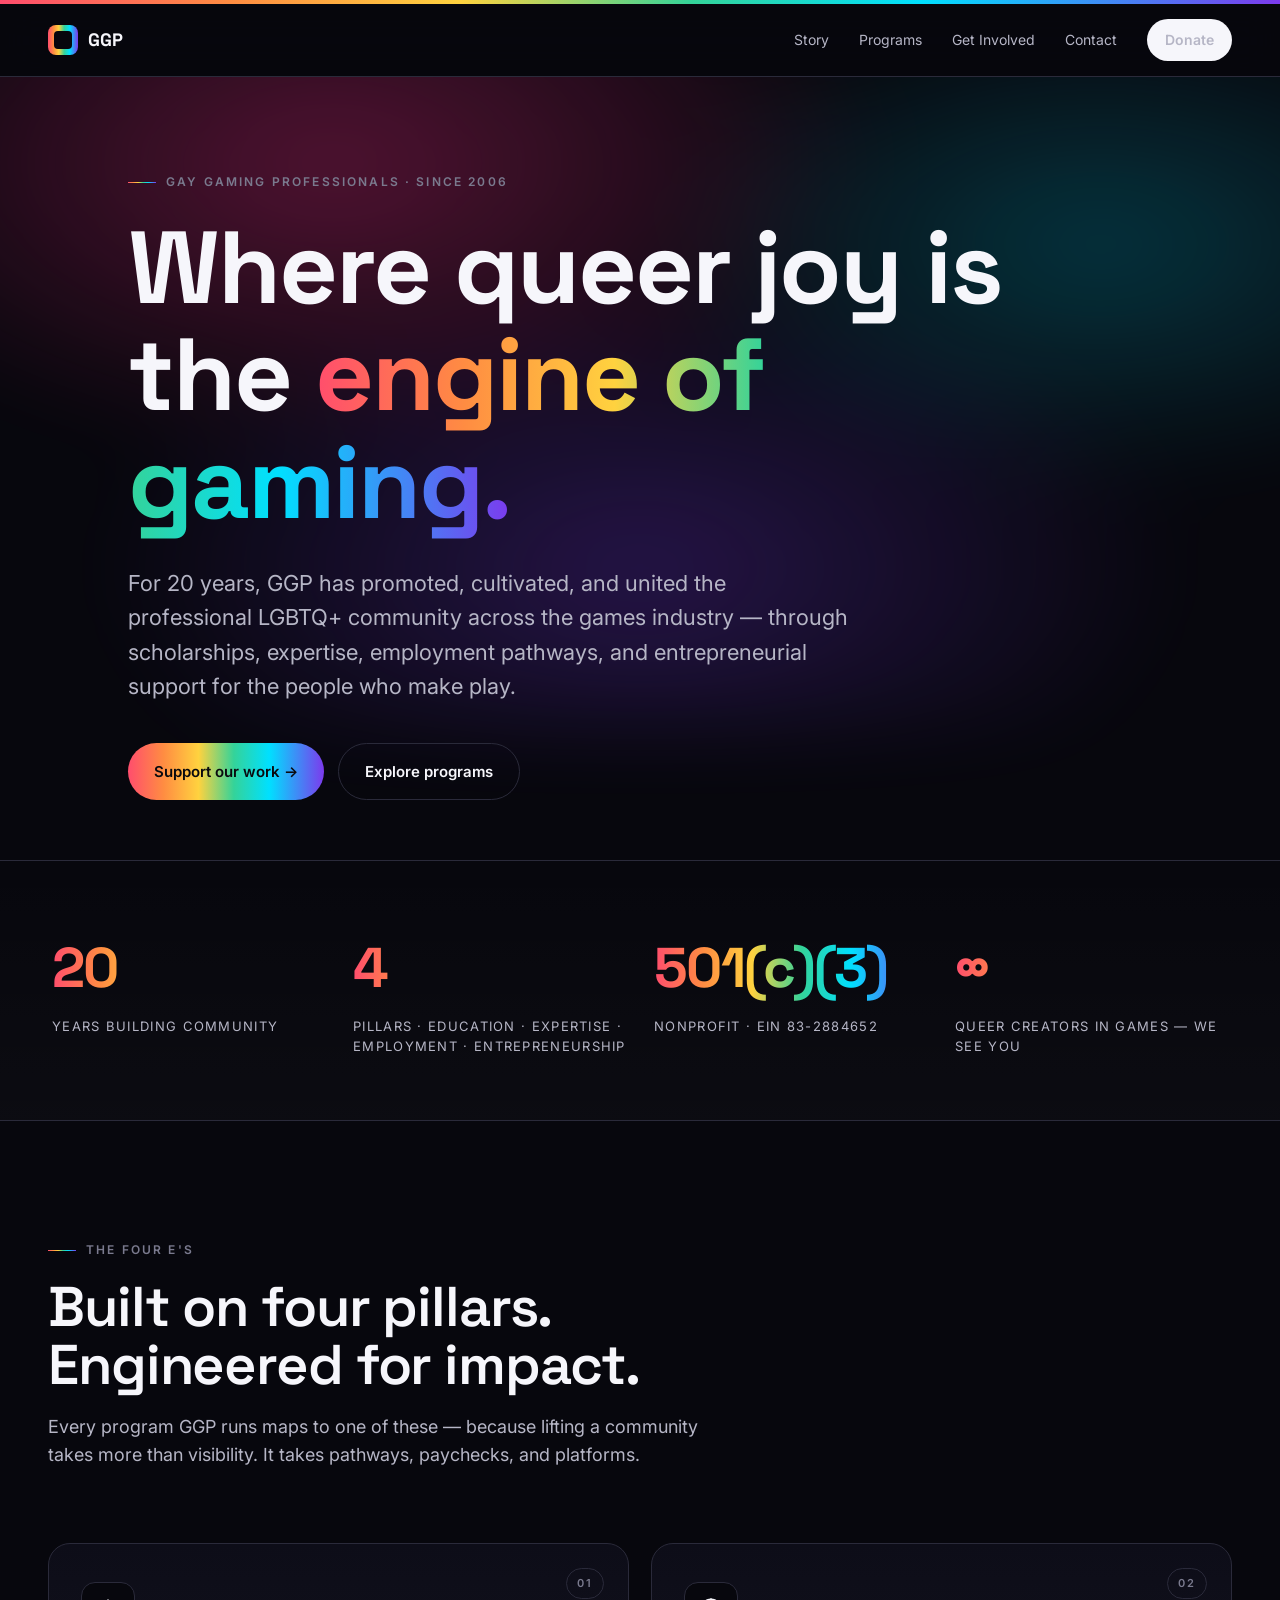
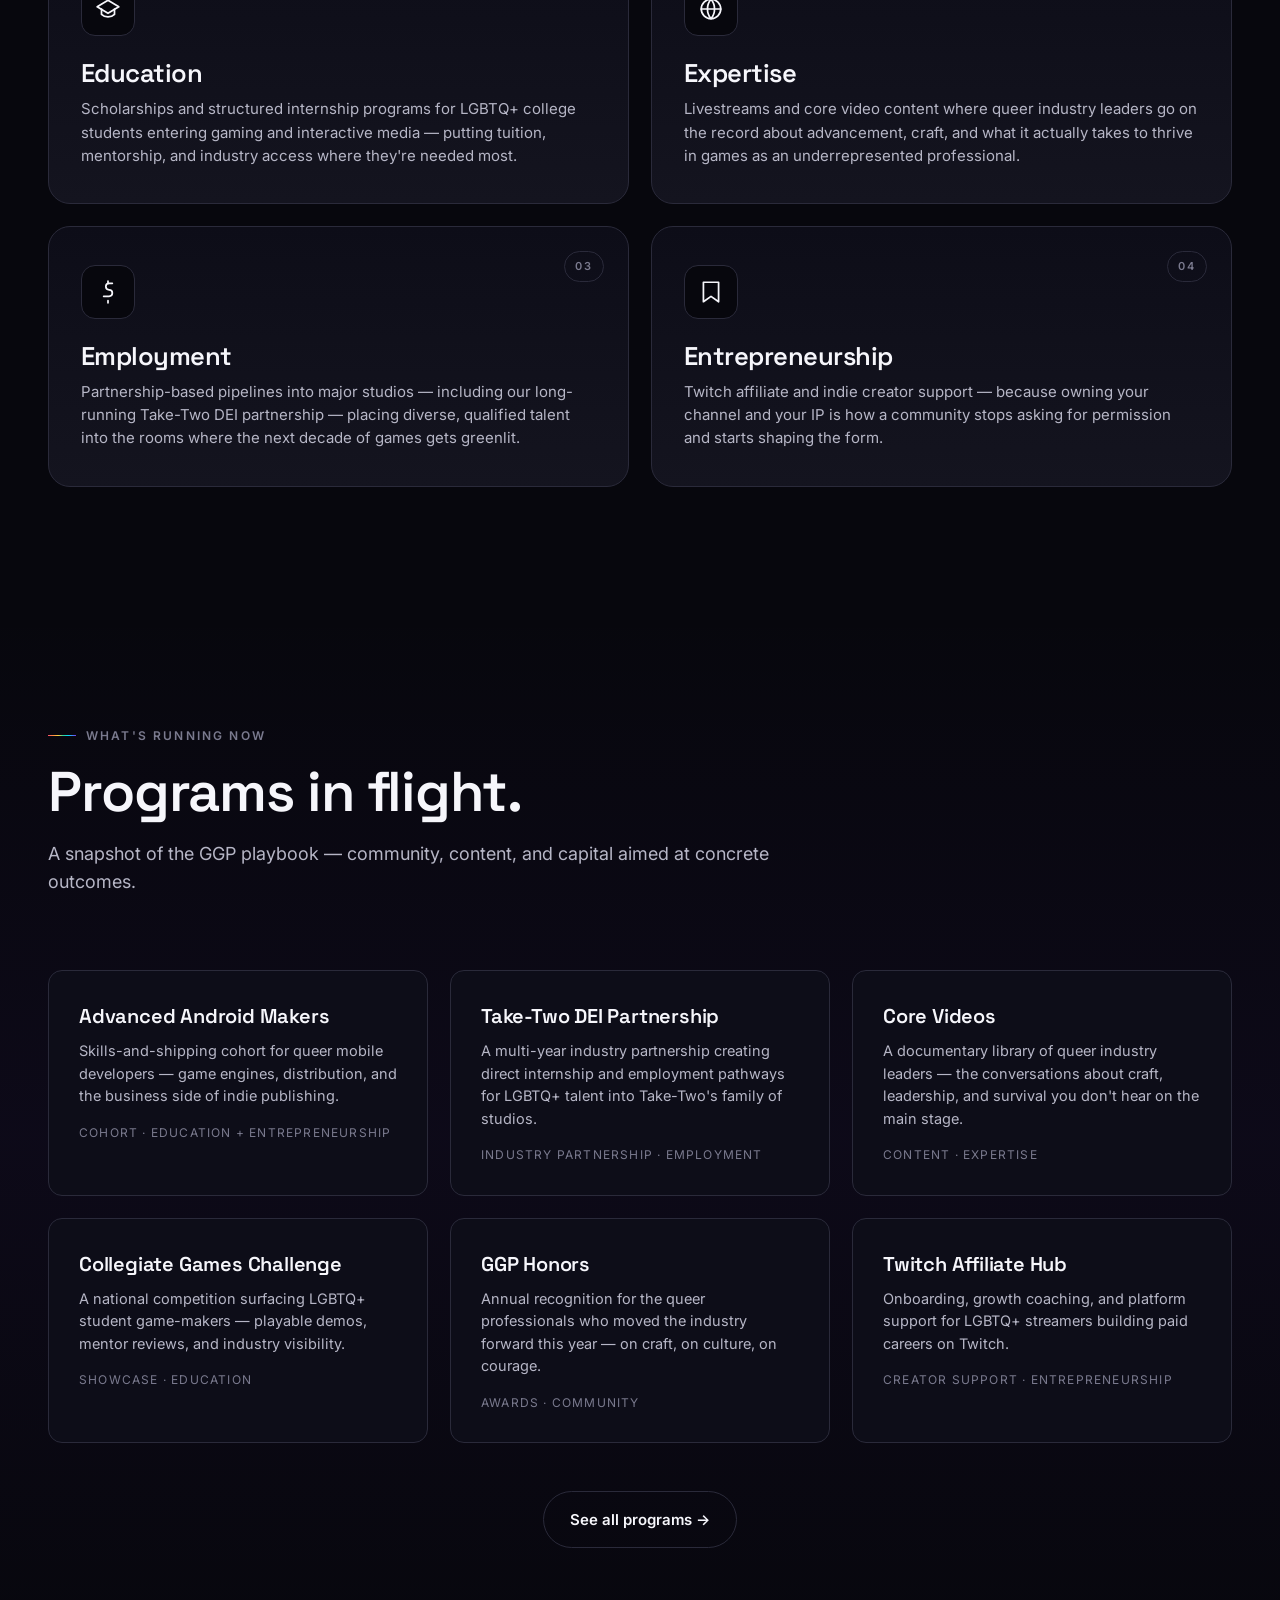
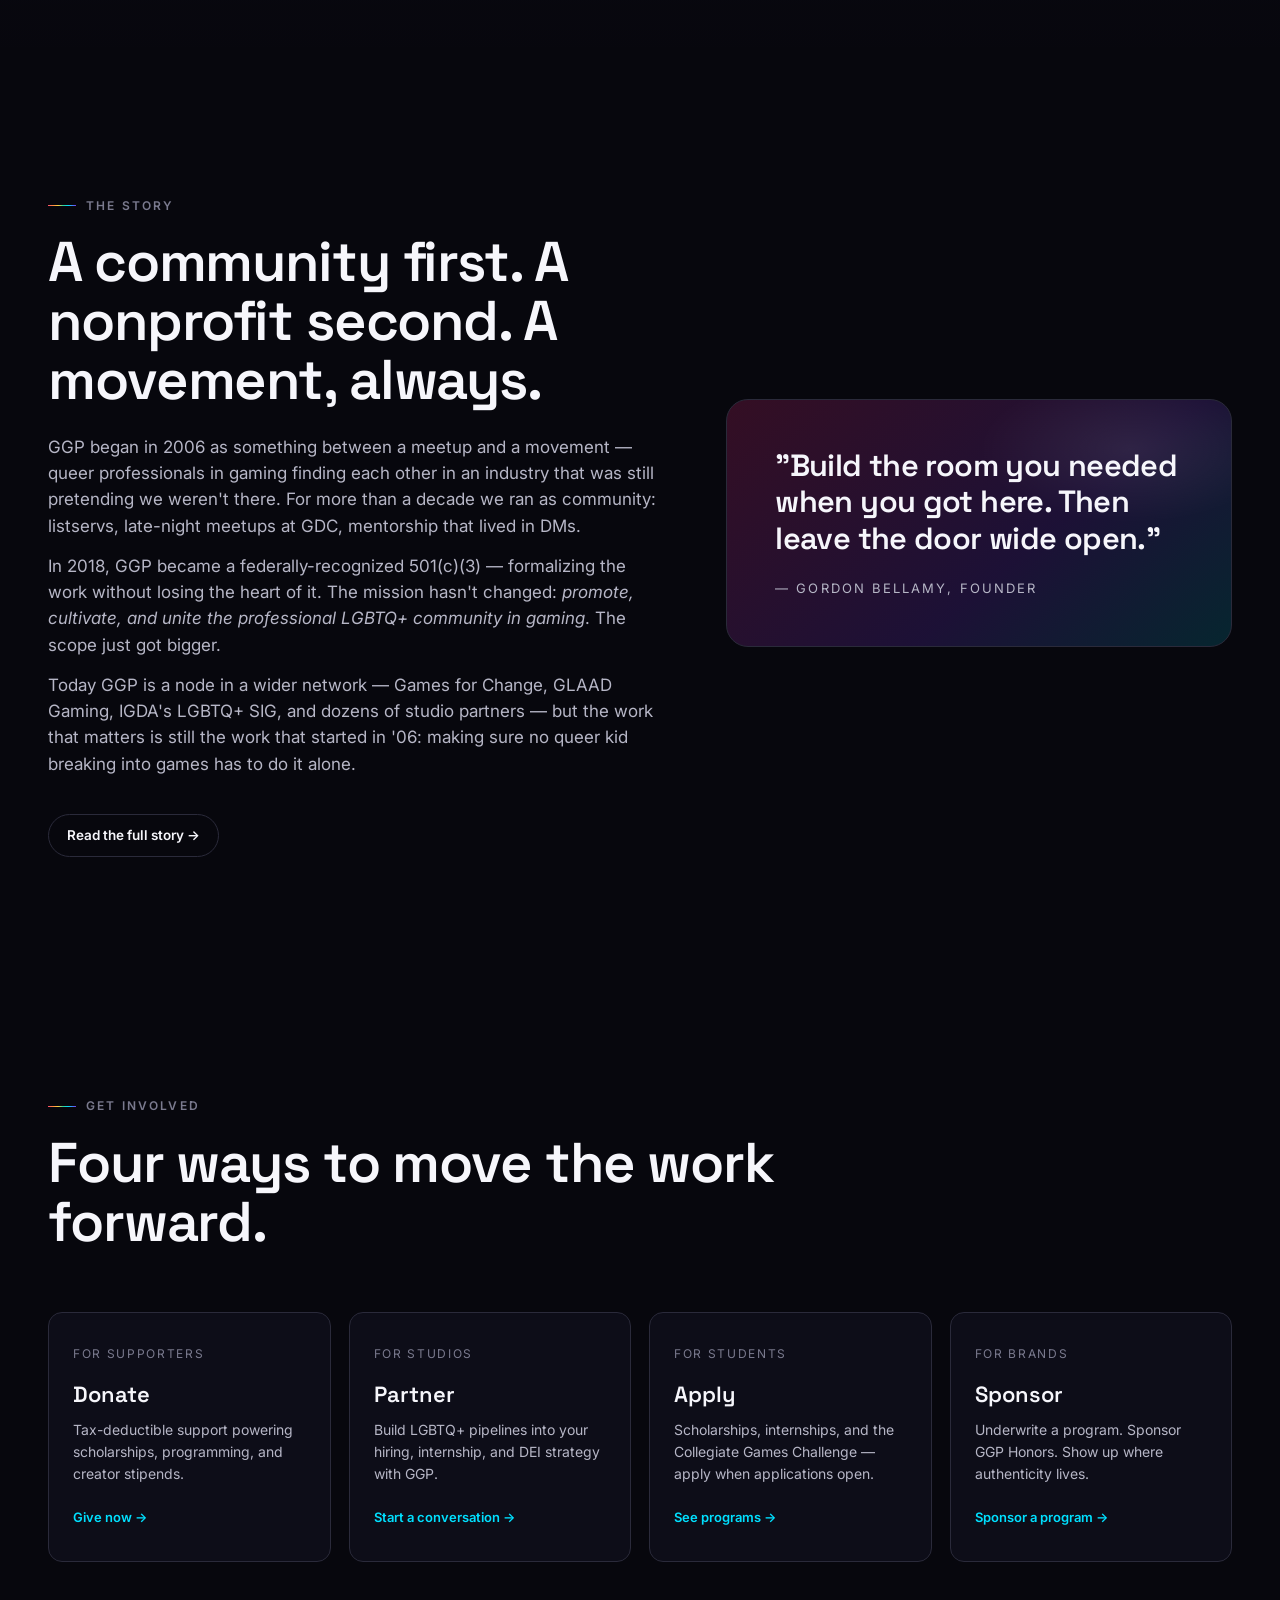
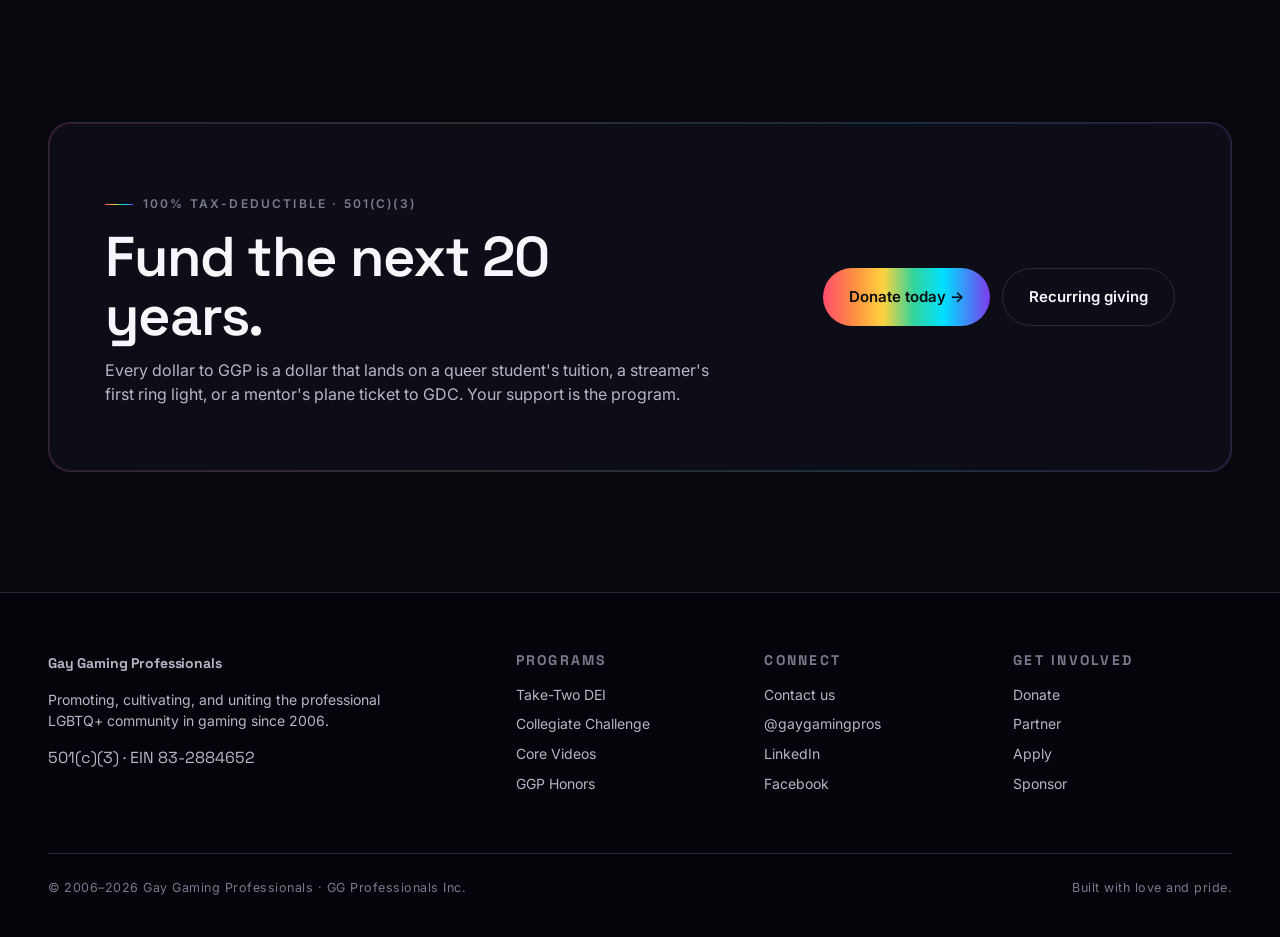
<file: index.html>
<!doctype html>
<html lang="en">
<head>
<meta charset="utf-8" />
<meta name="viewport" content="width=device-width,initial-scale=1" />
<title>Gay Gaming Professionals — Since 2006</title>
<meta name="description" content="GGP promotes, cultivates, and unites the professional LGBTQ+ community in gaming through Education, Expertise, Employment, and Entrepreneurship." />
<link rel="preconnect" href="https://fonts.googleapis.com">
<link rel="preconnect" href="https://fonts.gstatic.com" crossorigin>
<link href="https://fonts.googleapis.com/css2?family=Space+Grotesk:wght@400;500;600;700&family=Inter:wght@400;500;600;700&display=swap" rel="stylesheet">
<link rel="stylesheet" href="style.css">
</head>
<body>
<div class="pridebar"></div>

<header class="nav">
  <div class="wrap nav-inner">
    <a href="index.html" class="logo"><span class="mark"></span> GGP</a>
    <nav class="nav-links">
      <a href="about.html">Story</a>
      <a href="programs.html">Programs</a>
      <a href="get-involved.html">Get Involved</a>
      <a href="contact.html">Contact</a>
      <a href="donate.html" class="nav-cta">Donate</a>
    </nav>
    <button class="nav-toggle" aria-label="Toggle menu" aria-expanded="false">
      <svg class="icon-open" viewBox="0 0 24 24"><path d="M4 6h16M4 12h16M4 18h16"/></svg>
      <svg class="icon-close" viewBox="0 0 24 24"><path d="M6 6l12 12M6 18L18 6"/></svg>
    </button>
  </div>
</header>

<main id="top">

  <section class="hero">
    <div class="wrap hero-inner">
      <span class="eyebrow reveal">Gay Gaming Professionals · Since 2006</span>
      <h1 class="reveal" style="margin-top:22px">Where queer joy is the <span class="grad">engine of gaming.</span></h1>
      <p class="hero-sub reveal">For 20 years, GGP has promoted, cultivated, and united the professional LGBTQ+ community across the games industry — through scholarships, expertise, employment pathways, and entrepreneurial support for the people who make play.</p>
      <div class="hero-ctas reveal">
        <a href="donate.html" class="btn btn-pride">Support our work →</a>
        <a href="programs.html" class="btn btn-ghost">Explore programs</a>
      </div>
    </div>
  </section>

  <section class="stats">
    <div class="wrap">
      <div class="stats-grid">
        <div class="stat reveal"><div class="num">20</div><div class="lbl">Years building community</div></div>
        <div class="stat reveal"><div class="num">4</div><div class="lbl">Pillars · Education · Expertise · Employment · Entrepreneurship</div></div>
        <div class="stat reveal"><div class="num">501(c)(3)</div><div class="lbl">Nonprofit · EIN 83-2884652</div></div>
        <div class="stat reveal"><div class="num">∞</div><div class="lbl">Queer creators in games — we see you</div></div>
      </div>
    </div>
  </section>

  <section id="pillars">
    <div class="wrap">
      <div class="section-head">
        <span class="eyebrow reveal">The four E's</span>
        <h2 class="reveal">Built on four pillars. Engineered for impact.</h2>
        <p class="reveal" style="color:var(--text-dim);font-size:18px;max-width:680px">Every program GGP runs maps to one of these — because lifting a community takes more than visibility. It takes pathways, paychecks, and platforms.</p>
      </div>

      <div class="pillars">
        <a href="programs.html#education" class="pillar reveal" style="cursor:pointer">
          <span class="tag">01</span>
          <div class="icon"><svg viewBox="0 0 24 24" fill="none" stroke="currentColor" stroke-linecap="round" stroke-linejoin="round"><path d="M22 10L12 4 2 10l10 6 10-6z"/><path d="M6 12v5c3 3 9 3 12 0v-5"/></svg></div>
          <h3>Education</h3>
          <p>Scholarships and structured internship programs for LGBTQ+ college students entering gaming and interactive media — putting tuition, mentorship, and industry access where they're needed most.</p>
        </a>
        <a href="programs.html#expertise" class="pillar reveal" style="cursor:pointer">
          <span class="tag">02</span>
          <div class="icon"><svg viewBox="0 0 24 24" fill="none" stroke="currentColor" stroke-linecap="round" stroke-linejoin="round"><circle cx="12" cy="12" r="9"/><path d="M3 12h18M12 3a14 14 0 010 18M12 3a14 14 0 000 18"/></svg></div>
          <h3>Expertise</h3>
          <p>Livestreams and core video content where queer industry leaders go on the record about advancement, craft, and what it actually takes to thrive in games as an underrepresented professional.</p>
        </a>
        <a href="programs.html#employment" class="pillar reveal" style="cursor:pointer">
          <span class="tag">03</span>
          <div class="icon"><svg viewBox="0 0 24 24" fill="none" stroke="currentColor" stroke-linecap="round" stroke-linejoin="round"><path d="M16 4h-3a3 3 0 00-3 3v0a3 3 0 003 3h0a3 3 0 013 3v0a3 3 0 01-3 3H8"/><path d="M12 2v2M12 20v2"/></svg></div>
          <h3>Employment</h3>
          <p>Partnership-based pipelines into major studios — including our long-running Take-Two DEI partnership — placing diverse, qualified talent into the rooms where the next decade of games gets greenlit.</p>
        </a>
        <a href="programs.html#entrepreneurship" class="pillar reveal" style="cursor:pointer">
          <span class="tag">04</span>
          <div class="icon"><svg viewBox="0 0 24 24" fill="none" stroke="currentColor" stroke-linecap="round" stroke-linejoin="round"><path d="M5 3v18l7-5 7 5V3z"/></svg></div>
          <h3>Entrepreneurship</h3>
          <p>Twitch affiliate and indie creator support — because owning your channel and your IP is how a community stops asking for permission and starts shaping the form.</p>
        </a>
      </div>
    </div>
  </section>

  <section id="programs" class="programs">
    <div class="wrap">
      <div class="section-head">
        <span class="eyebrow reveal">What's running now</span>
        <h2 class="reveal">Programs in flight.</h2>
        <p class="reveal" style="color:var(--text-dim);font-size:18px">A snapshot of the GGP playbook — community, content, and capital aimed at concrete outcomes.</p>
      </div>

      <div class="program-grid">
        <a class="card reveal" href="programs.html#advanced-android-makers">
          <div class="name">Advanced Android Makers</div>
          <p class="desc">Skills-and-shipping cohort for queer mobile developers — game engines, distribution, and the business side of indie publishing.</p>
          <div class="meta">Cohort · Education + Entrepreneurship</div>
        </a>
        <a class="card reveal" href="programs.html#take-two">
          <div class="name">Take-Two DEI Partnership</div>
          <p class="desc">A multi-year industry partnership creating direct internship and employment pathways for LGBTQ+ talent into Take-Two's family of studios.</p>
          <div class="meta">Industry partnership · Employment</div>
        </a>
        <a class="card reveal" href="programs.html#core-videos">
          <div class="name">Core Videos</div>
          <p class="desc">A documentary library of queer industry leaders — the conversations about craft, leadership, and survival you don't hear on the main stage.</p>
          <div class="meta">Content · Expertise</div>
        </a>
        <a class="card reveal" href="programs.html#cgc">
          <div class="name">Collegiate Games Challenge</div>
          <p class="desc">A national competition surfacing LGBTQ+ student game-makers — playable demos, mentor reviews, and industry visibility.</p>
          <div class="meta">Showcase · Education</div>
        </a>
        <a class="card reveal" href="programs.html#honors">
          <div class="name">GGP Honors</div>
          <p class="desc">Annual recognition for the queer professionals who moved the industry forward this year — on craft, on culture, on courage.</p>
          <div class="meta">Awards · Community</div>
        </a>
        <a class="card reveal" href="programs.html#twitch-hub">
          <div class="name">Twitch Affiliate Hub</div>
          <p class="desc">Onboarding, growth coaching, and platform support for LGBTQ+ streamers building paid careers on Twitch.</p>
          <div class="meta">Creator support · Entrepreneurship</div>
        </a>
      </div>

      <div style="text-align:center;margin-top:48px">
        <a href="programs.html" class="btn btn-ghost">See all programs →</a>
      </div>
    </div>
  </section>

  <section id="founder">
    <div class="wrap">
      <div class="founder">
        <div>
          <span class="eyebrow reveal">The story</span>
          <h2 class="reveal" style="margin:18px 0 24px">A community first. A nonprofit second. A movement, always.</h2>
          <p class="reveal" style="color:var(--text-dim);font-size:17px">GGP began in 2006 as something between a meetup and a movement — queer professionals in gaming finding each other in an industry that was still pretending we weren't there. For more than a decade we ran as community: listservs, late-night meetups at GDC, mentorship that lived in DMs.</p>
          <p class="reveal" style="color:var(--text-dim);font-size:17px">In 2018, GGP became a federally-recognized 501(c)(3) — formalizing the work without losing the heart of it. The mission hasn't changed: <em>promote, cultivate, and unite the professional LGBTQ+ community in gaming</em>. The scope just got bigger.</p>
          <p class="reveal" style="color:var(--text-dim);font-size:17px">Today GGP is a node in a wider network — Games for Change, GLAAD Gaming, IGDA's LGBTQ+ SIG, and dozens of studio partners — but the work that matters is still the work that started in '06: making sure no queer kid breaking into games has to do it alone.</p>
          <a href="about.html" class="btn btn-ghost btn-sm reveal" style="margin-top:24px">Read the full story →</a>
        </div>
        <div class="founder-card reveal">
          <p class="pull">"Build the room you needed when you got here. Then leave the door wide open."</p>
          <div class="founder-meta">— Gordon Bellamy, Founder</div>
        </div>
      </div>
    </div>
  </section>

  <section id="involve">
    <div class="wrap">
      <div class="section-head">
        <span class="eyebrow reveal">Get involved</span>
        <h2 class="reveal">Four ways to move the work forward.</h2>
      </div>
      <div class="involve-grid">
        <a href="donate.html" class="involve reveal">
          <div class="lbl">For supporters</div>
          <div class="name">Donate</div>
          <div class="desc">Tax-deductible support powering scholarships, programming, and creator stipends.</div>
          <span class="arrow">Give now →</span>
        </a>
        <a href="get-involved.html#partner" class="involve reveal">
          <div class="lbl">For studios</div>
          <div class="name">Partner</div>
          <div class="desc">Build LGBTQ+ pipelines into your hiring, internship, and DEI strategy with GGP.</div>
          <span class="arrow">Start a conversation →</span>
        </a>
        <a href="get-involved.html#apply" class="involve reveal">
          <div class="lbl">For students</div>
          <div class="name">Apply</div>
          <div class="desc">Scholarships, internships, and the Collegiate Games Challenge — apply when applications open.</div>
          <span class="arrow">See programs →</span>
        </a>
        <a href="get-involved.html#sponsor" class="involve reveal">
          <div class="lbl">For brands</div>
          <div class="name">Sponsor</div>
          <div class="desc">Underwrite a program. Sponsor GGP Honors. Show up where authenticity lives.</div>
          <span class="arrow">Sponsor a program →</span>
        </a>
      </div>
    </div>
  </section>

  <section id="donate" style="padding-top:40px">
    <div class="wrap">
      <div class="cta-banner reveal">
        <div class="cta-inner">
          <div>
            <span class="eyebrow" style="margin-bottom:14px;display:inline-flex">100% tax-deductible · 501(c)(3)</span>
            <h2>Fund the next 20 years.</h2>
            <p>Every dollar to GGP is a dollar that lands on a queer student's tuition, a streamer's first ring light, or a mentor's plane ticket to GDC. Your support is the program.</p>
          </div>
          <div class="cta-actions">
            <a href="donate.html" class="btn btn-pride">Donate today →</a>
            <a href="donate.html#recurring" class="btn btn-ghost">Recurring giving</a>
          </div>
        </div>
      </div>
    </div>
  </section>

</main>

<footer>
  <div class="wrap">
    <div class="foot">
      <div>
        <a href="index.html" class="logo" style="margin-bottom:14px"><span class="mark"></span> Gay Gaming Professionals</a>
        <p style="color:var(--text-dim);font-size:14px;max-width:340px;margin-top:14px">Promoting, cultivating, and uniting the professional LGBTQ+ community in gaming since 2006.</p>
        <p class="ein" style="margin-top:14px">501(c)(3) · EIN 83-2884652</p>
      </div>
      <div>
        <h4>Programs</h4>
        <a href="programs.html#take-two">Take-Two DEI</a>
        <a href="programs.html#cgc">Collegiate Challenge</a>
        <a href="programs.html#core-videos">Core Videos</a>
        <a href="programs.html#honors">GGP Honors</a>
      </div>
      <div>
        <h4>Connect</h4>
        <a href="contact.html">Contact us</a>
        <a href="https://twitter.com/gaygamingpros" target="_blank" rel="noopener">@gaygamingpros</a>
        <a href="https://www.linkedin.com/company/gay-gaming-professionals" target="_blank" rel="noopener">LinkedIn</a>
        <a href="https://facebook.com/gaygamingpros" target="_blank" rel="noopener">Facebook</a>
      </div>
      <div>
        <h4>Get involved</h4>
        <a href="donate.html">Donate</a>
        <a href="get-involved.html#partner">Partner</a>
        <a href="get-involved.html#apply">Apply</a>
        <a href="get-involved.html#sponsor">Sponsor</a>
      </div>
    </div>
    <div class="foot-bottom">
      <span>© 2006–2026 Gay Gaming Professionals · GG Professionals Inc.</span>
      <span>Built with love and pride.</span>
    </div>
  </div>
</footer>
<script src="site.js"></script>
</body>
</html>
</file>
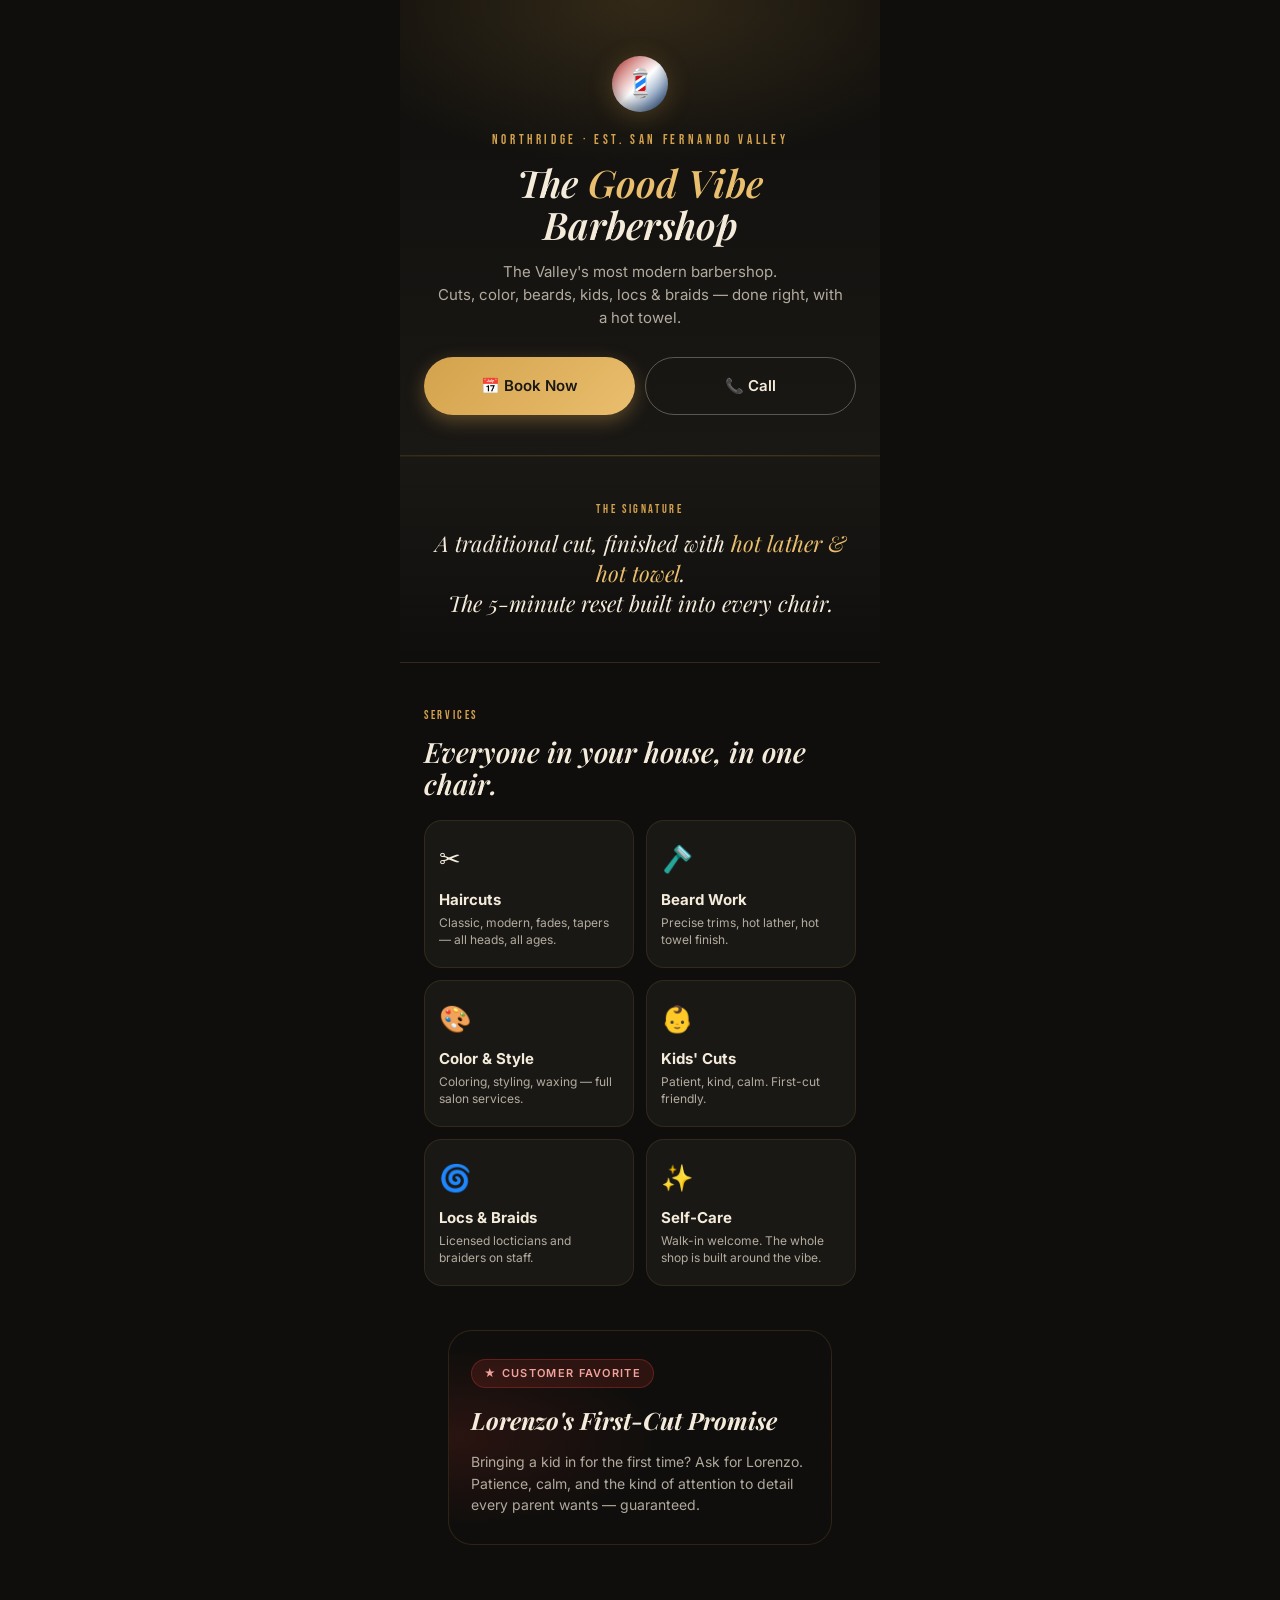
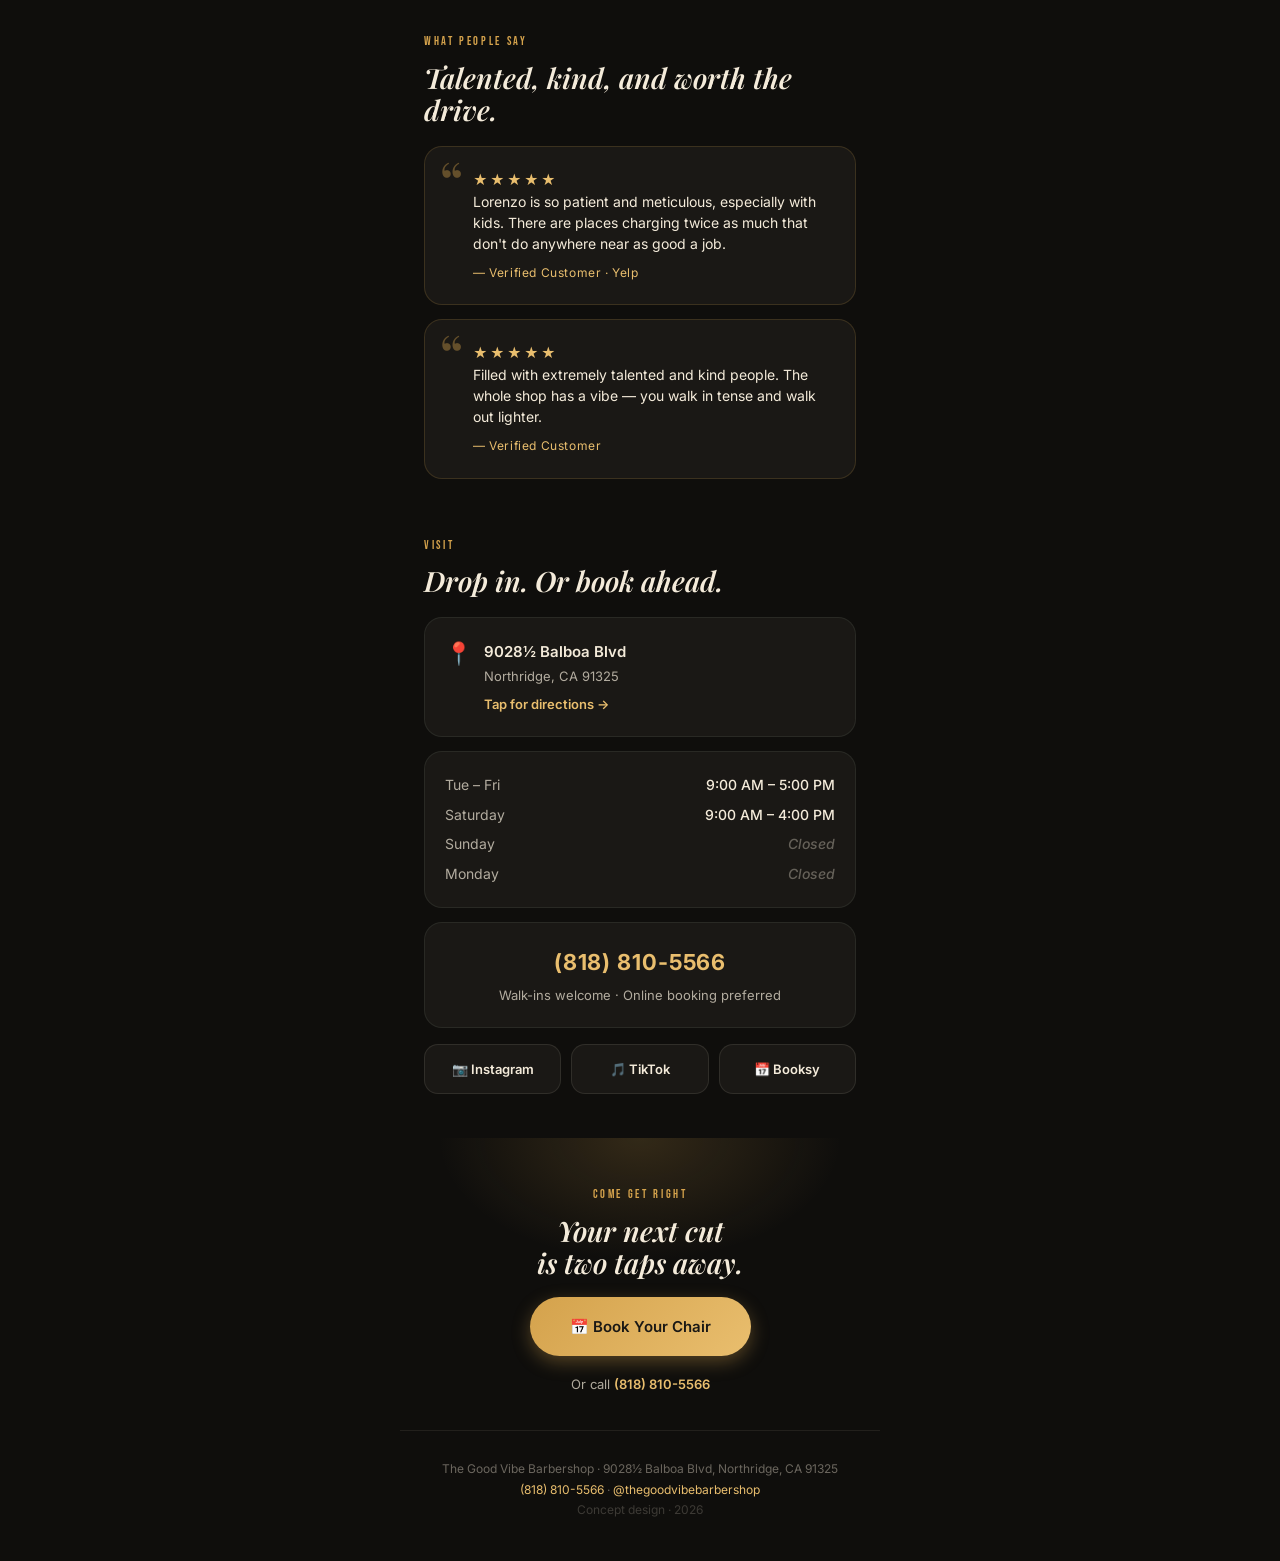
<file: good-vibe/index.html>
<!DOCTYPE html>
<html lang="en">
<head>
<meta charset="UTF-8">
<meta name="viewport" content="width=device-width, initial-scale=1.0, viewport-fit=cover">
<meta name="theme-color" content="#0F0E0C">
<title>The Good Vibe Barbershop · Northridge</title>
<meta name="description" content="The most modern barbershop in the San Fernando Valley. Cuts, beard work, color, kids, locs & braids. 9028½ Balboa Blvd, Northridge.">
<link rel="preconnect" href="https://fonts.googleapis.com">
<link rel="preconnect" href="https://fonts.gstatic.com" crossorigin>
<link href="https://fonts.googleapis.com/css2?family=Bebas+Neue&family=Inter:wght@400;500;600;700&family=Playfair+Display:ital,wght@1,600&display=swap" rel="stylesheet">
<style>
  :root {
    --bg: #0F0E0C;
    --bg-2: #1A1815;
    --cream: #F4EBDA;
    --gold: #D4A24C;
    --gold-2: #E9BE6E;
    --red: #B7322C;
    --muted: rgba(244,235,218,0.7);
  }
  * { box-sizing: border-box; margin: 0; padding: 0; -webkit-tap-highlight-color: transparent; }
  html { scroll-behavior: smooth; }
  body {
    background: var(--bg);
    color: var(--cream);
    font-family: 'Inter', system-ui, -apple-system, sans-serif;
    line-height: 1.55;
    overflow-x: hidden;
  }
  .wrap { max-width: 480px; margin: 0 auto; padding: 0; }

  /* HERO */
  .hero {
    position: relative;
    padding: 56px 24px 40px;
    background:
      radial-gradient(120% 60% at 50% 0%, rgba(212,162,76,0.18) 0%, rgba(212,162,76,0) 60%),
      linear-gradient(180deg, var(--bg) 0%, var(--bg-2) 100%);
    text-align: center;
    border-bottom: 1px solid rgba(212,162,76,0.15);
  }
  .pole {
    display: inline-flex; align-items: center; justify-content: center;
    width: 56px; height: 56px; border-radius: 50%;
    background: linear-gradient(135deg, #B7322C 0%, #FFFFFF 50%, #1F4D8B 100%);
    box-shadow: 0 4px 24px rgba(212,162,76,0.25), inset 0 -6px 12px rgba(0,0,0,0.3);
    margin-bottom: 18px;
    font-size: 28px;
  }
  .eyebrow {
    font-family: 'Bebas Neue', sans-serif;
    letter-spacing: 0.28em;
    font-size: 13px;
    color: var(--gold);
    margin-bottom: 12px;
    text-transform: uppercase;
  }
  h1 {
    font-family: 'Playfair Display', serif;
    font-style: italic;
    font-weight: 600;
    font-size: 38px;
    line-height: 1.1;
    margin-bottom: 14px;
    color: var(--cream);
  }
  h1 .accent { color: var(--gold-2); }
  .tagline {
    font-size: 15px;
    color: var(--muted);
    margin-bottom: 28px;
    padding: 0 12px;
  }
  .cta-row {
    display: grid; grid-template-columns: 1fr 1fr; gap: 10px;
    margin: 0 auto;
  }
  .btn {
    display: flex; align-items: center; justify-content: center; gap: 8px;
    padding: 16px 14px;
    border-radius: 999px;
    font-weight: 600; font-size: 15px;
    text-decoration: none;
    transition: transform 0.15s ease, box-shadow 0.2s ease;
    cursor: pointer;
  }
  .btn:active { transform: scale(0.97); }
  .btn-primary {
    background: linear-gradient(135deg, var(--gold) 0%, var(--gold-2) 100%);
    color: #1A1815;
    box-shadow: 0 6px 18px rgba(212,162,76,0.35);
  }
  .btn-secondary {
    background: transparent;
    color: var(--cream);
    border: 1px solid rgba(244,235,218,0.3);
  }

  /* SECTIONS */
  section { padding: 44px 24px; }
  .label {
    font-family: 'Bebas Neue', sans-serif;
    letter-spacing: 0.22em;
    font-size: 12px;
    color: var(--gold);
    text-transform: uppercase;
    margin-bottom: 10px;
  }
  h2 {
    font-family: 'Playfair Display', serif;
    font-style: italic;
    font-weight: 600;
    font-size: 28px;
    line-height: 1.15;
    margin-bottom: 20px;
  }

  /* SIGNATURE */
  .signature {
    background: linear-gradient(180deg, var(--bg-2) 0%, var(--bg) 100%);
    border-top: 1px solid rgba(212,162,76,0.12);
    border-bottom: 1px solid rgba(212,162,76,0.12);
    text-align: center;
  }
  .signature .quote {
    font-family: 'Playfair Display', serif;
    font-style: italic;
    font-size: 22px;
    color: var(--cream);
    line-height: 1.35;
    padding: 0 8px;
  }
  .signature .quote .gold { color: var(--gold-2); }

  /* SERVICES */
  .services-grid {
    display: grid; grid-template-columns: 1fr 1fr; gap: 12px;
  }
  .svc {
    background: var(--bg-2);
    border: 1px solid rgba(212,162,76,0.12);
    border-radius: 18px;
    padding: 18px 14px;
    transition: border-color 0.2s, transform 0.2s;
  }
  .svc:active { transform: scale(0.98); border-color: var(--gold); }
  .svc .ico {
    font-size: 26px; margin-bottom: 8px; display: block;
  }
  .svc .name {
    font-weight: 700; font-size: 15px; color: var(--cream);
    margin-bottom: 4px;
  }
  .svc .desc {
    font-size: 12px; color: var(--muted);
    line-height: 1.4;
  }

  /* LORENZO HIGHLIGHT */
  .lorenzo {
    background:
      radial-gradient(80% 60% at 0% 50%, rgba(183,50,44,0.16) 0%, rgba(183,50,44,0) 70%),
      var(--bg);
    border-radius: 24px;
    padding: 28px 22px;
    margin: 0 24px;
    border: 1px solid rgba(212,162,76,0.15);
    position: relative;
  }
  .lorenzo .pill {
    display: inline-block;
    background: rgba(183,50,44,0.18);
    color: #F2A29C;
    border: 1px solid rgba(183,50,44,0.4);
    padding: 5px 12px;
    border-radius: 999px;
    font-size: 11px;
    font-weight: 600;
    letter-spacing: 0.12em;
    text-transform: uppercase;
    margin-bottom: 14px;
  }
  .lorenzo h3 {
    font-family: 'Playfair Display', serif;
    font-style: italic;
    font-size: 24px;
    margin-bottom: 12px;
  }
  .lorenzo p { color: var(--muted); font-size: 14px; }

  /* HOURS/LOCATION */
  .info-card {
    background: var(--bg-2);
    border: 1px solid rgba(212,235,218,0.08);
    border-radius: 18px;
    padding: 22px 20px;
    margin-bottom: 14px;
  }
  .hours {
    display: grid; grid-template-columns: 1fr auto; gap: 8px 12px;
    font-size: 14px;
  }
  .hours .day { color: var(--muted); }
  .hours .time { color: var(--cream); font-weight: 500; text-align: right; }
  .hours .closed { color: rgba(244,235,218,0.35); font-style: italic; }

  .addr {
    display: flex; align-items: flex-start; gap: 12px;
    color: var(--cream);
    text-decoration: none;
  }
  .addr .pin {
    font-size: 22px; line-height: 1;
    color: var(--gold-2);
    margin-top: 2px;
  }
  .addr .lines { display: flex; flex-direction: column; gap: 2px; }
  .addr .street { font-weight: 600; font-size: 15px; }
  .addr .city { color: var(--muted); font-size: 13px; }

  /* REVIEW/SOCIAL */
  .review {
    background: var(--bg-2);
    border: 1px solid rgba(212,162,76,0.18);
    border-radius: 18px;
    padding: 22px 20px;
    margin-bottom: 14px;
    position: relative;
  }
  .review::before {
    content: "“";
    position: absolute;
    top: 4px; left: 14px;
    font-family: 'Playfair Display', serif;
    font-size: 60px;
    line-height: 1;
    color: var(--gold);
    opacity: 0.4;
  }
  .review .body {
    font-size: 14px; line-height: 1.5;
    padding-left: 28px;
    color: var(--cream);
  }
  .review .who {
    margin-top: 10px; padding-left: 28px;
    font-size: 12px; color: var(--gold-2);
    letter-spacing: 0.05em;
  }
  .stars { color: var(--gold-2); letter-spacing: 2px; padding-left: 28px; font-size: 14px; }

  /* SOCIAL ROW */
  .socials {
    display: grid; grid-template-columns: 1fr 1fr 1fr; gap: 10px;
    margin-top: 16px;
  }
  .social {
    display: flex; align-items: center; justify-content: center; gap: 8px;
    padding: 14px 8px;
    background: var(--bg-2);
    border: 1px solid rgba(244,235,218,0.1);
    border-radius: 14px;
    color: var(--cream);
    text-decoration: none;
    font-size: 13px; font-weight: 600;
  }
  .social:active { transform: scale(0.97); }

  /* FINAL CTA */
  .final {
    text-align: center;
    background:
      radial-gradient(60% 60% at 50% 0%, rgba(212,162,76,0.18), transparent 70%),
      var(--bg);
    padding: 48px 24px 36px;
  }
  .final h2 { margin-bottom: 18px; }
  .final .btn-primary { display: inline-flex; padding: 18px 40px; }

  /* FOOTER */
  footer {
    text-align: center;
    padding: 28px 24px 40px;
    border-top: 1px solid rgba(244,235,218,0.08);
    color: rgba(244,235,218,0.4);
    font-size: 12px;
    line-height: 1.7;
  }
  footer a { color: var(--gold-2); text-decoration: none; }

  /* Small phones */
  @media (max-width: 360px) {
    h1 { font-size: 32px; }
    .signature .quote { font-size: 20px; }
  }
</style>
</head>
<body>
<div class="wrap">

  <!-- HERO -->
  <header class="hero">
    <div class="pole">💈</div>
    <div class="eyebrow">Northridge · Est. San Fernando Valley</div>
    <h1>The <span class="accent">Good Vibe</span><br>Barbershop</h1>
    <p class="tagline">The Valley's most modern barbershop.<br>Cuts, color, beards, kids, locs &amp; braids — done right, with a hot towel.</p>
    <div class="cta-row">
      <a class="btn btn-primary" href="https://booksy.com/en-us/575577_the-good-vibe-barbershop_barber-shop_134655_los-angeles">📅 Book Now</a>
      <a class="btn btn-secondary" href="tel:+18188105566">📞 Call</a>
    </div>
  </header>

  <!-- SIGNATURE -->
  <section class="signature">
    <div class="label">The Signature</div>
    <p class="quote">A traditional cut, finished with <span class="gold">hot lather &amp; hot towel</span>.<br>The 5-minute reset built into every chair.</p>
  </section>

  <!-- SERVICES -->
  <section>
    <div class="label">Services</div>
    <h2>Everyone in your house, in one chair.</h2>
    <div class="services-grid">
      <div class="svc"><span class="ico">✂️</span><div class="name">Haircuts</div><div class="desc">Classic, modern, fades, tapers — all heads, all ages.</div></div>
      <div class="svc"><span class="ico">🪒</span><div class="name">Beard Work</div><div class="desc">Precise trims, hot lather, hot towel finish.</div></div>
      <div class="svc"><span class="ico">🎨</span><div class="name">Color &amp; Style</div><div class="desc">Coloring, styling, waxing — full salon services.</div></div>
      <div class="svc"><span class="ico">👶</span><div class="name">Kids' Cuts</div><div class="desc">Patient, kind, calm. First-cut friendly.</div></div>
      <div class="svc"><span class="ico">🌀</span><div class="name">Locs &amp; Braids</div><div class="desc">Licensed locticians and braiders on staff.</div></div>
      <div class="svc"><span class="ico">✨</span><div class="name">Self-Care</div><div class="desc">Walk-in welcome. The whole shop is built around the vibe.</div></div>
    </div>
  </section>

  <!-- LORENZO -->
  <section style="padding-top: 0;">
    <div class="lorenzo">
      <div class="pill">★ Customer Favorite</div>
      <h3>Lorenzo's First-Cut Promise</h3>
      <p>Bringing a kid in for the first time? Ask for Lorenzo. Patience, calm, and the kind of attention to detail every parent wants — guaranteed.</p>
    </div>
  </section>

  <!-- REVIEWS -->
  <section>
    <div class="label">What People Say</div>
    <h2>Talented, kind, and worth the drive.</h2>

    <div class="review">
      <div class="stars">★★★★★</div>
      <p class="body">Lorenzo is so patient and meticulous, especially with kids. There are places charging twice as much that don't do anywhere near as good a job.</p>
      <p class="who">— Verified Customer · Yelp</p>
    </div>

    <div class="review">
      <div class="stars">★★★★★</div>
      <p class="body">Filled with extremely talented and kind people. The whole shop has a vibe — you walk in tense and walk out lighter.</p>
      <p class="who">— Verified Customer</p>
    </div>
  </section>

  <!-- HOURS / LOCATION -->
  <section style="padding-top: 0;">
    <div class="label">Visit</div>
    <h2>Drop in. Or book ahead.</h2>

    <div class="info-card">
      <a class="addr" href="https://maps.apple.com/?address=9028+1/2+Balboa+Blvd,+Northridge,+CA+91325">
        <span class="pin">📍</span>
        <span class="lines">
          <span class="street">9028½ Balboa Blvd</span>
          <span class="city">Northridge, CA 91325</span>
          <span class="city" style="margin-top:6px; color: var(--gold-2); font-weight: 600;">Tap for directions →</span>
        </span>
      </a>
    </div>

    <div class="info-card">
      <div class="hours">
        <span class="day">Tue – Fri</span><span class="time">9:00 AM – 5:00 PM</span>
        <span class="day">Saturday</span><span class="time">9:00 AM – 4:00 PM</span>
        <span class="day">Sunday</span><span class="time closed">Closed</span>
        <span class="day">Monday</span><span class="time closed">Closed</span>
      </div>
    </div>

    <div class="info-card" style="text-align:center;">
      <div style="font-size:22px; font-weight:700; color: var(--gold-2); letter-spacing:0.04em;">(818) 810-5566</div>
      <div style="font-size:13px; color: var(--muted); margin-top:6px;">Walk-ins welcome · Online booking preferred</div>
    </div>

    <div class="socials">
      <a class="social" href="https://www.instagram.com/thegoodvibebarbershop/">📷 Instagram</a>
      <a class="social" href="https://www.tiktok.com/@thegoodvibebarbers">🎵 TikTok</a>
      <a class="social" href="https://booksy.com/en-us/575577_the-good-vibe-barbershop_barber-shop_134655_los-angeles">📅 Booksy</a>
    </div>
  </section>

  <!-- FINAL CTA -->
  <section class="final">
    <div class="label">Come Get Right</div>
    <h2>Your next cut<br>is two taps away.</h2>
    <a class="btn btn-primary" href="https://booksy.com/en-us/575577_the-good-vibe-barbershop_barber-shop_134655_los-angeles">📅 Book Your Chair</a>
    <p style="margin-top: 18px; color: var(--muted); font-size: 13px;">Or call <a href="tel:+18188105566" style="color:var(--gold-2); text-decoration:none; font-weight:600;">(818) 810-5566</a></p>
  </section>

  <footer>
    The Good Vibe Barbershop · 9028½ Balboa Blvd, Northridge, CA 91325<br>
    <a href="tel:+18188105566">(818) 810-5566</a> ·
    <a href="https://www.instagram.com/thegoodvibebarbershop/">@thegoodvibebarbershop</a><br>
    <span style="opacity:0.5;">Concept design · 2026</span>
  </footer>

</div>
</body>
</html>
</file>
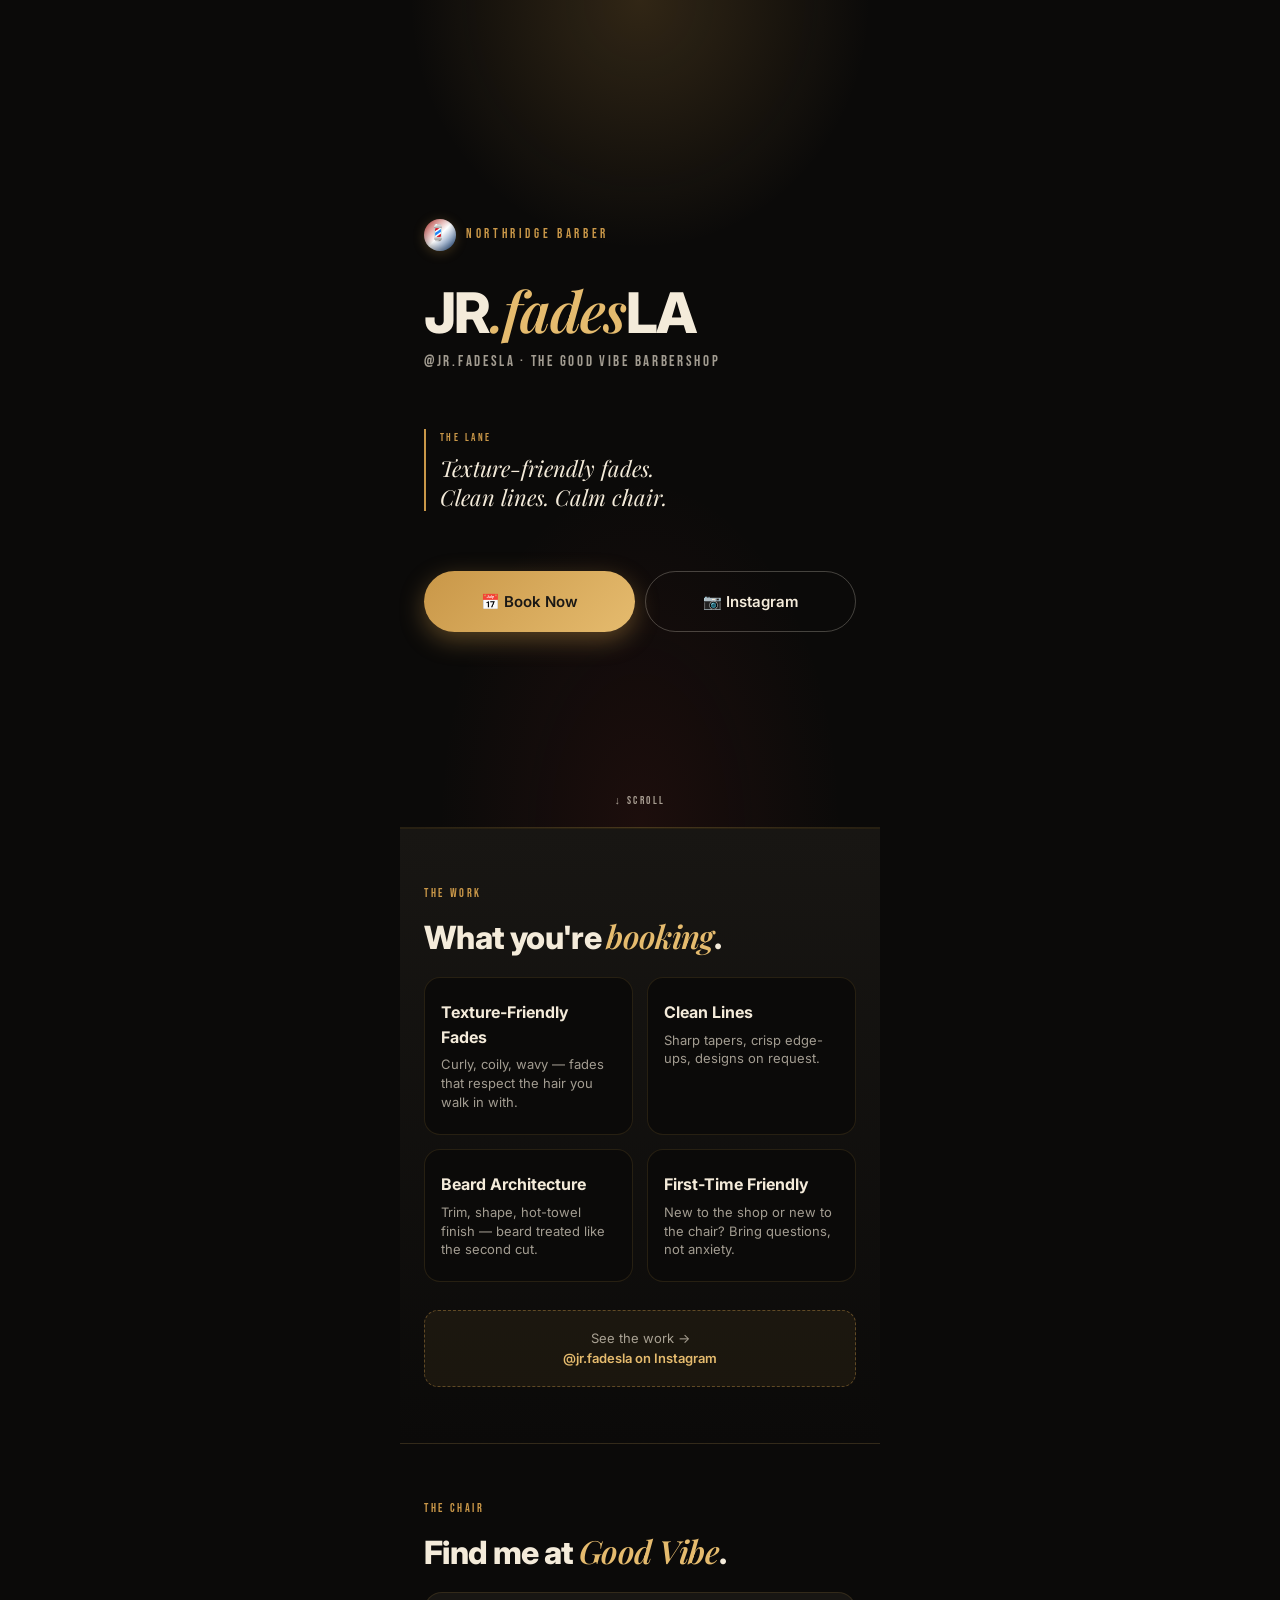
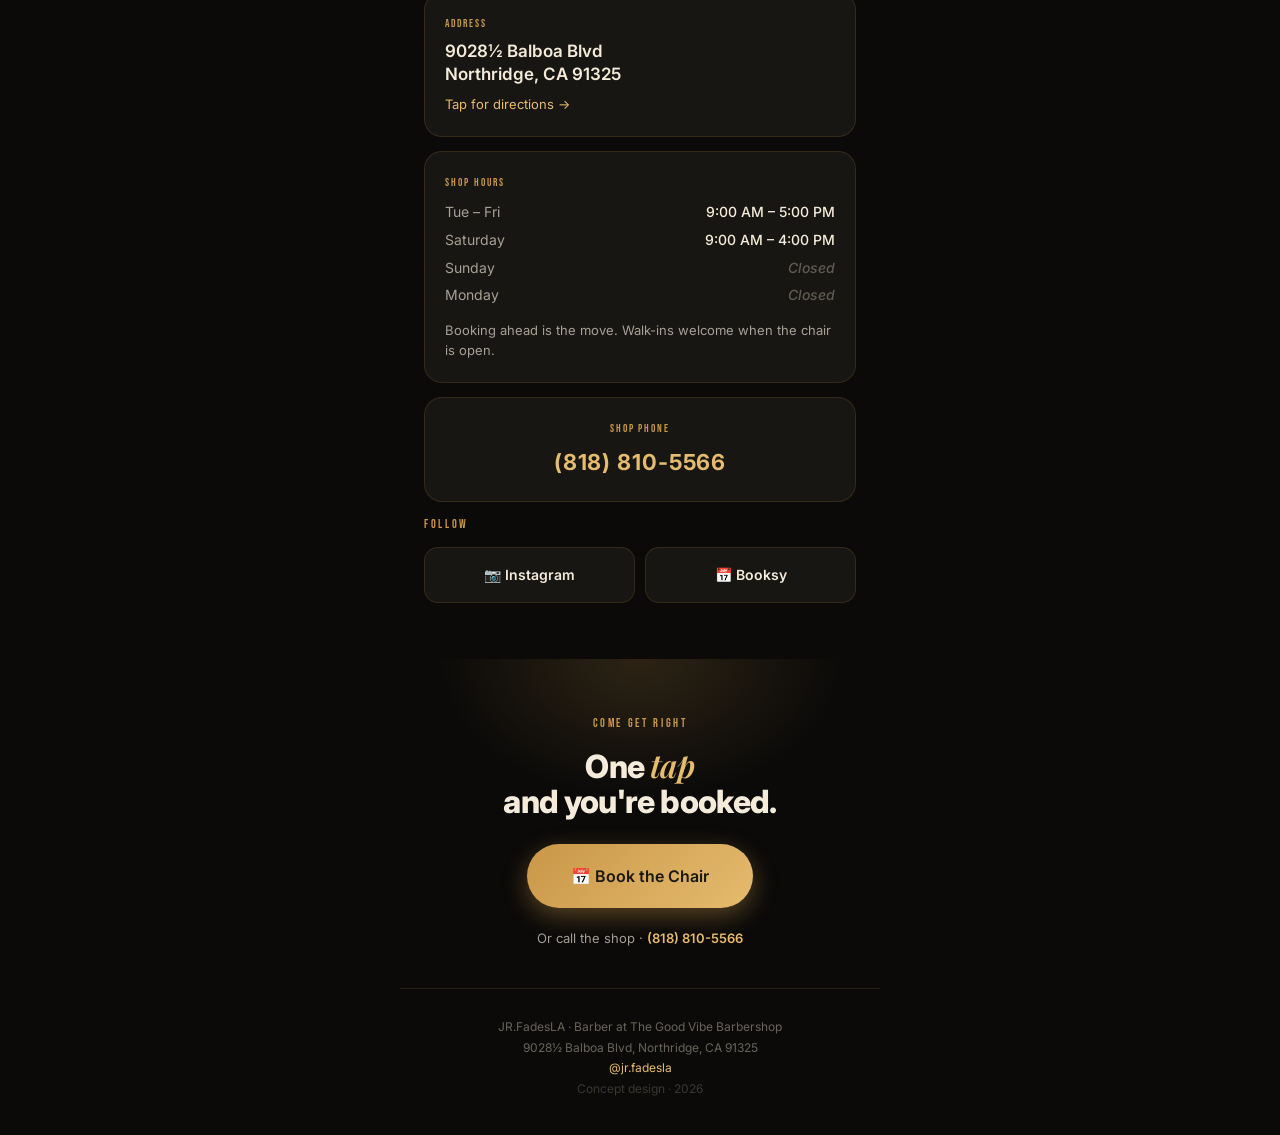
<file: jr-fadesla/index.html>
<!DOCTYPE html>
<html lang="en">
<head>
<meta charset="UTF-8">
<meta name="viewport" content="width=device-width, initial-scale=1.0, viewport-fit=cover">
<meta name="theme-color" content="#0B0A09">
<title>JR.FadesLA · Northridge Barber</title>
<meta name="description" content="Texture-friendly fades, clean lines, calm chair. JR.FadesLA at The Good Vibe Barbershop in Northridge.">
<link rel="preconnect" href="https://fonts.googleapis.com">
<link rel="preconnect" href="https://fonts.gstatic.com" crossorigin>
<link href="https://fonts.googleapis.com/css2?family=Bebas+Neue&family=Inter:wght@400;500;600;700;800&family=Playfair+Display:ital,wght@1,600&display=swap" rel="stylesheet">
<style>
  :root {
    --bg: #0B0A09;
    --bg-2: #181613;
    --cream: #F4EBDA;
    --gold: #C99748;
    --gold-2: #E5BB6E;
    --red: #B7322C;
    --muted: rgba(244,235,218,0.65);
    --line: rgba(212,162,76,0.14);
  }
  * { box-sizing: border-box; margin: 0; padding: 0; -webkit-tap-highlight-color: transparent; }
  html { scroll-behavior: smooth; }
  body {
    background: var(--bg);
    color: var(--cream);
    font-family: 'Inter', system-ui, -apple-system, sans-serif;
    line-height: 1.55;
    overflow-x: hidden;
  }
  .wrap { max-width: 480px; margin: 0 auto; }

  /* HERO */
  .hero {
    position: relative;
    min-height: 92vh;
    display: flex; flex-direction: column; justify-content: center;
    padding: 60px 24px 36px;
    background:
      radial-gradient(80% 50% at 50% 0%, rgba(201,151,72,0.20) 0%, rgba(201,151,72,0) 60%),
      radial-gradient(60% 60% at 50% 100%, rgba(183,50,44,0.10) 0%, transparent 70%),
      var(--bg);
    text-align: left;
    border-bottom: 1px solid var(--line);
  }
  .mark {
    display: inline-flex; align-items: center; gap: 10px;
    margin-bottom: 32px;
    color: var(--gold);
    font-family: 'Bebas Neue', sans-serif;
    letter-spacing: 0.28em;
    font-size: 13px;
    text-transform: uppercase;
  }
  .mark .pole {
    display: inline-flex; align-items: center; justify-content: center;
    width: 32px; height: 32px; border-radius: 50%;
    background: linear-gradient(135deg, #B7322C 0%, #FFFFFF 50%, #1F4D8B 100%);
    box-shadow: 0 2px 12px rgba(212,162,76,0.25), inset 0 -3px 6px rgba(0,0,0,0.3);
    font-size: 16px;
  }

  h1 {
    font-family: 'Inter', sans-serif;
    font-weight: 800;
    font-size: 56px;
    letter-spacing: -0.03em;
    line-height: 0.95;
    margin-bottom: 10px;
    color: var(--cream);
  }
  .h1-italic {
    font-family: 'Playfair Display', serif;
    font-style: italic;
    font-weight: 600;
    color: var(--gold-2);
  }
  .handle {
    font-family: 'Bebas Neue', sans-serif;
    letter-spacing: 0.18em;
    color: var(--muted);
    font-size: 15px;
    margin-bottom: 28px;
  }

  .niche-block {
    margin: 28px 0;
    padding-left: 14px;
    border-left: 2px solid var(--gold);
  }
  .niche-block .label {
    font-family: 'Bebas Neue', sans-serif;
    letter-spacing: 0.22em;
    font-size: 11px;
    color: var(--gold);
    text-transform: uppercase;
    margin-bottom: 8px;
  }
  .niche-block p {
    font-family: 'Playfair Display', serif;
    font-style: italic;
    font-size: 22px;
    line-height: 1.3;
    color: var(--cream);
  }

  .cta-row {
    display: grid; grid-template-columns: 1fr 1fr; gap: 10px;
    margin-top: 32px;
  }
  .btn {
    display: flex; align-items: center; justify-content: center; gap: 8px;
    padding: 18px 14px;
    border-radius: 999px;
    font-weight: 600; font-size: 15px;
    text-decoration: none;
    transition: transform 0.15s ease, box-shadow 0.2s ease;
  }
  .btn:active { transform: scale(0.97); }
  .btn-primary {
    background: linear-gradient(135deg, var(--gold) 0%, var(--gold-2) 100%);
    color: #1A1815;
    box-shadow: 0 8px 24px rgba(201,151,72,0.4);
  }
  .btn-secondary {
    background: transparent;
    color: var(--cream);
    border: 1px solid rgba(244,235,218,0.25);
  }

  .scroll-hint {
    position: absolute;
    bottom: 18px; left: 50%; transform: translateX(-50%);
    color: var(--muted);
    font-size: 11px;
    letter-spacing: 0.22em;
    text-transform: uppercase;
    font-family: 'Bebas Neue', sans-serif;
  }

  section { padding: 56px 24px; }
  .label {
    font-family: 'Bebas Neue', sans-serif;
    letter-spacing: 0.22em;
    font-size: 12px;
    color: var(--gold);
    text-transform: uppercase;
    margin-bottom: 14px;
  }
  h2 {
    font-family: 'Inter', sans-serif;
    font-weight: 800;
    letter-spacing: -0.02em;
    font-size: 32px;
    line-height: 1.1;
    margin-bottom: 22px;
  }
  h2 .em {
    font-family: 'Playfair Display', serif;
    font-style: italic;
    font-weight: 600;
    color: var(--gold-2);
  }

  /* THE WORK */
  .work {
    background: linear-gradient(180deg, var(--bg-2) 0%, var(--bg) 100%);
    border-top: 1px solid var(--line);
    border-bottom: 1px solid var(--line);
  }
  .craft-grid {
    display: grid; grid-template-columns: 1fr 1fr; gap: 14px;
  }
  .craft {
    background: var(--bg);
    border: 1px solid var(--line);
    border-radius: 16px;
    padding: 22px 16px;
    transition: border-color 0.2s, transform 0.2s;
  }
  .craft:active { transform: scale(0.98); border-color: var(--gold); }
  .craft .name {
    font-weight: 700; font-size: 16px; color: var(--cream);
    margin-bottom: 6px;
  }
  .craft .desc {
    font-size: 13px; color: var(--muted);
    line-height: 1.45;
  }

  /* PORTFOLIO PLACEHOLDER */
  .portfolio {
    margin-top: 28px;
  }
  .portfolio-note {
    background: rgba(201,151,72,0.08);
    border: 1px dashed rgba(201,151,72,0.4);
    border-radius: 14px;
    padding: 18px;
    text-align: center;
    color: var(--muted);
    font-size: 13px;
    line-height: 1.5;
  }
  .portfolio-note a {
    color: var(--gold-2);
    font-weight: 600;
    text-decoration: none;
  }

  /* CHAIR / SHOP */
  .chair {
    background: var(--bg);
  }
  .info-card {
    background: var(--bg-2);
    border: 1px solid var(--line);
    border-radius: 18px;
    padding: 22px 20px;
    margin-bottom: 14px;
  }
  .info-card .ic-label {
    font-size: 11px;
    letter-spacing: 0.18em;
    text-transform: uppercase;
    color: var(--gold);
    margin-bottom: 8px;
    font-family: 'Bebas Neue', sans-serif;
  }
  .info-card .ic-value {
    font-size: 17px;
    color: var(--cream);
    font-weight: 600;
    line-height: 1.35;
  }
  .info-card .ic-sub {
    font-size: 13px; color: var(--muted); margin-top: 4px;
  }

  .hours-grid {
    display: grid; grid-template-columns: 1fr auto; gap: 6px 12px;
    font-size: 14px;
    margin-top: 10px;
  }
  .hours-grid .day { color: var(--muted); }
  .hours-grid .time { color: var(--cream); font-weight: 500; text-align: right; }
  .hours-grid .closed { color: rgba(244,235,218,0.32); font-style: italic; }

  /* SOCIALS */
  .socials {
    display: grid; grid-template-columns: 1fr 1fr; gap: 10px;
  }
  .social {
    display: flex; align-items: center; justify-content: center; gap: 8px;
    padding: 16px 8px;
    background: var(--bg-2);
    border: 1px solid var(--line);
    border-radius: 14px;
    color: var(--cream);
    text-decoration: none;
    font-size: 14px; font-weight: 600;
  }
  .social:active { transform: scale(0.97); }

  /* FINAL CTA */
  .final {
    text-align: center;
    background:
      radial-gradient(60% 60% at 50% 0%, rgba(201,151,72,0.18), transparent 70%),
      var(--bg);
    padding: 56px 24px 40px;
  }
  .final h2 { margin-bottom: 24px; }
  .final .btn-primary { display: inline-flex; padding: 20px 44px; font-size: 16px; }

  footer {
    text-align: center;
    padding: 28px 24px 36px;
    border-top: 1px solid var(--line);
    color: rgba(244,235,218,0.4);
    font-size: 12px;
    line-height: 1.7;
  }
  footer a { color: var(--gold-2); text-decoration: none; }

  @media (max-width: 360px) {
    h1 { font-size: 46px; }
    h2 { font-size: 28px; }
    .niche-block p { font-size: 19px; }
  }
</style>
</head>
<body>
<div class="wrap">

  <!-- HERO -->
  <header class="hero">
    <div class="mark"><span class="pole">💈</span> Northridge Barber</div>

    <h1>JR<span class="h1-italic">.fades</span>LA</h1>
    <div class="handle">@jr.fadesla · The Good Vibe Barbershop</div>

    <div class="niche-block">
      <div class="label">The Lane</div>
      <p>Texture-friendly fades.<br>Clean lines. Calm chair.</p>
    </div>

    <div class="cta-row">
      <a class="btn btn-primary" href="https://thegoodvibebarbershop78.booksy.com/ig">📅 Book Now</a>
      <a class="btn btn-secondary" href="https://www.instagram.com/jr.fadesla/">📷 Instagram</a>
    </div>

    <div class="scroll-hint">↓ Scroll</div>
  </header>

  <!-- THE WORK -->
  <section class="work">
    <div class="label">The Work</div>
    <h2>What you're <span class="em">booking</span>.</h2>

    <div class="craft-grid">
      <div class="craft">
        <div class="name">Texture-Friendly Fades</div>
        <div class="desc">Curly, coily, wavy — fades that respect the hair you walk in with.</div>
      </div>
      <div class="craft">
        <div class="name">Clean Lines</div>
        <div class="desc">Sharp tapers, crisp edge-ups, designs on request.</div>
      </div>
      <div class="craft">
        <div class="name">Beard Architecture</div>
        <div class="desc">Trim, shape, hot-towel finish — beard treated like the second cut.</div>
      </div>
      <div class="craft">
        <div class="name">First-Time Friendly</div>
        <div class="desc">New to the shop or new to the chair? Bring questions, not anxiety.</div>
      </div>
    </div>

    <div class="portfolio">
      <div class="portfolio-note">
        See the work →<br>
        <a href="https://www.instagram.com/jr.fadesla/">@jr.fadesla on Instagram</a>
      </div>
    </div>
  </section>

  <!-- THE CHAIR -->
  <section class="chair">
    <div class="label">The Chair</div>
    <h2>Find me at <span class="em">Good Vibe</span>.</h2>

    <div class="info-card">
      <div class="ic-label">Address</div>
      <div class="ic-value"><a href="https://maps.apple.com/?address=9028+1/2+Balboa+Blvd,+Northridge,+CA+91325" style="color: var(--cream); text-decoration: none;">9028½ Balboa Blvd<br>Northridge, CA 91325</a></div>
      <div class="ic-sub" style="color: var(--gold-2); margin-top: 8px;">Tap for directions →</div>
    </div>

    <div class="info-card">
      <div class="ic-label">Shop Hours</div>
      <div class="hours-grid">
        <span class="day">Tue – Fri</span><span class="time">9:00 AM – 5:00 PM</span>
        <span class="day">Saturday</span><span class="time">9:00 AM – 4:00 PM</span>
        <span class="day">Sunday</span><span class="time closed">Closed</span>
        <span class="day">Monday</span><span class="time closed">Closed</span>
      </div>
      <div class="ic-sub" style="margin-top:14px;">Booking ahead is the move. Walk-ins welcome when the chair is open.</div>
    </div>

    <div class="info-card" style="text-align:center;">
      <div class="ic-label">Shop Phone</div>
      <a href="tel:+18188105566" style="font-size: 22px; font-weight: 700; color: var(--gold-2); letter-spacing: 0.04em; text-decoration: none;">(818) 810-5566</a>
    </div>

    <div style="margin-top: 8px;">
      <div class="label" style="margin-bottom: 12px;">Follow</div>
      <div class="socials">
        <a class="social" href="https://www.instagram.com/jr.fadesla/">📷 Instagram</a>
        <a class="social" href="https://thegoodvibebarbershop78.booksy.com/ig">📅 Booksy</a>
      </div>
    </div>
  </section>

  <!-- FINAL CTA -->
  <section class="final">
    <div class="label">Come Get Right</div>
    <h2>One <span class="em">tap</span><br>and you're booked.</h2>
    <a class="btn btn-primary" href="https://thegoodvibebarbershop78.booksy.com/ig">📅 Book the Chair</a>
    <p style="margin-top: 20px; color: var(--muted); font-size: 13px;">
      Or call the shop · <a href="tel:+18188105566" style="color: var(--gold-2); text-decoration: none; font-weight: 600;">(818) 810-5566</a>
    </p>
  </section>

  <footer>
    JR.FadesLA · Barber at The Good Vibe Barbershop<br>
    9028½ Balboa Blvd, Northridge, CA 91325<br>
    <a href="https://www.instagram.com/jr.fadesla/">@jr.fadesla</a><br>
    <span style="opacity:0.5;">Concept design · 2026</span>
  </footer>

</div>
</body>
</html>
</file>
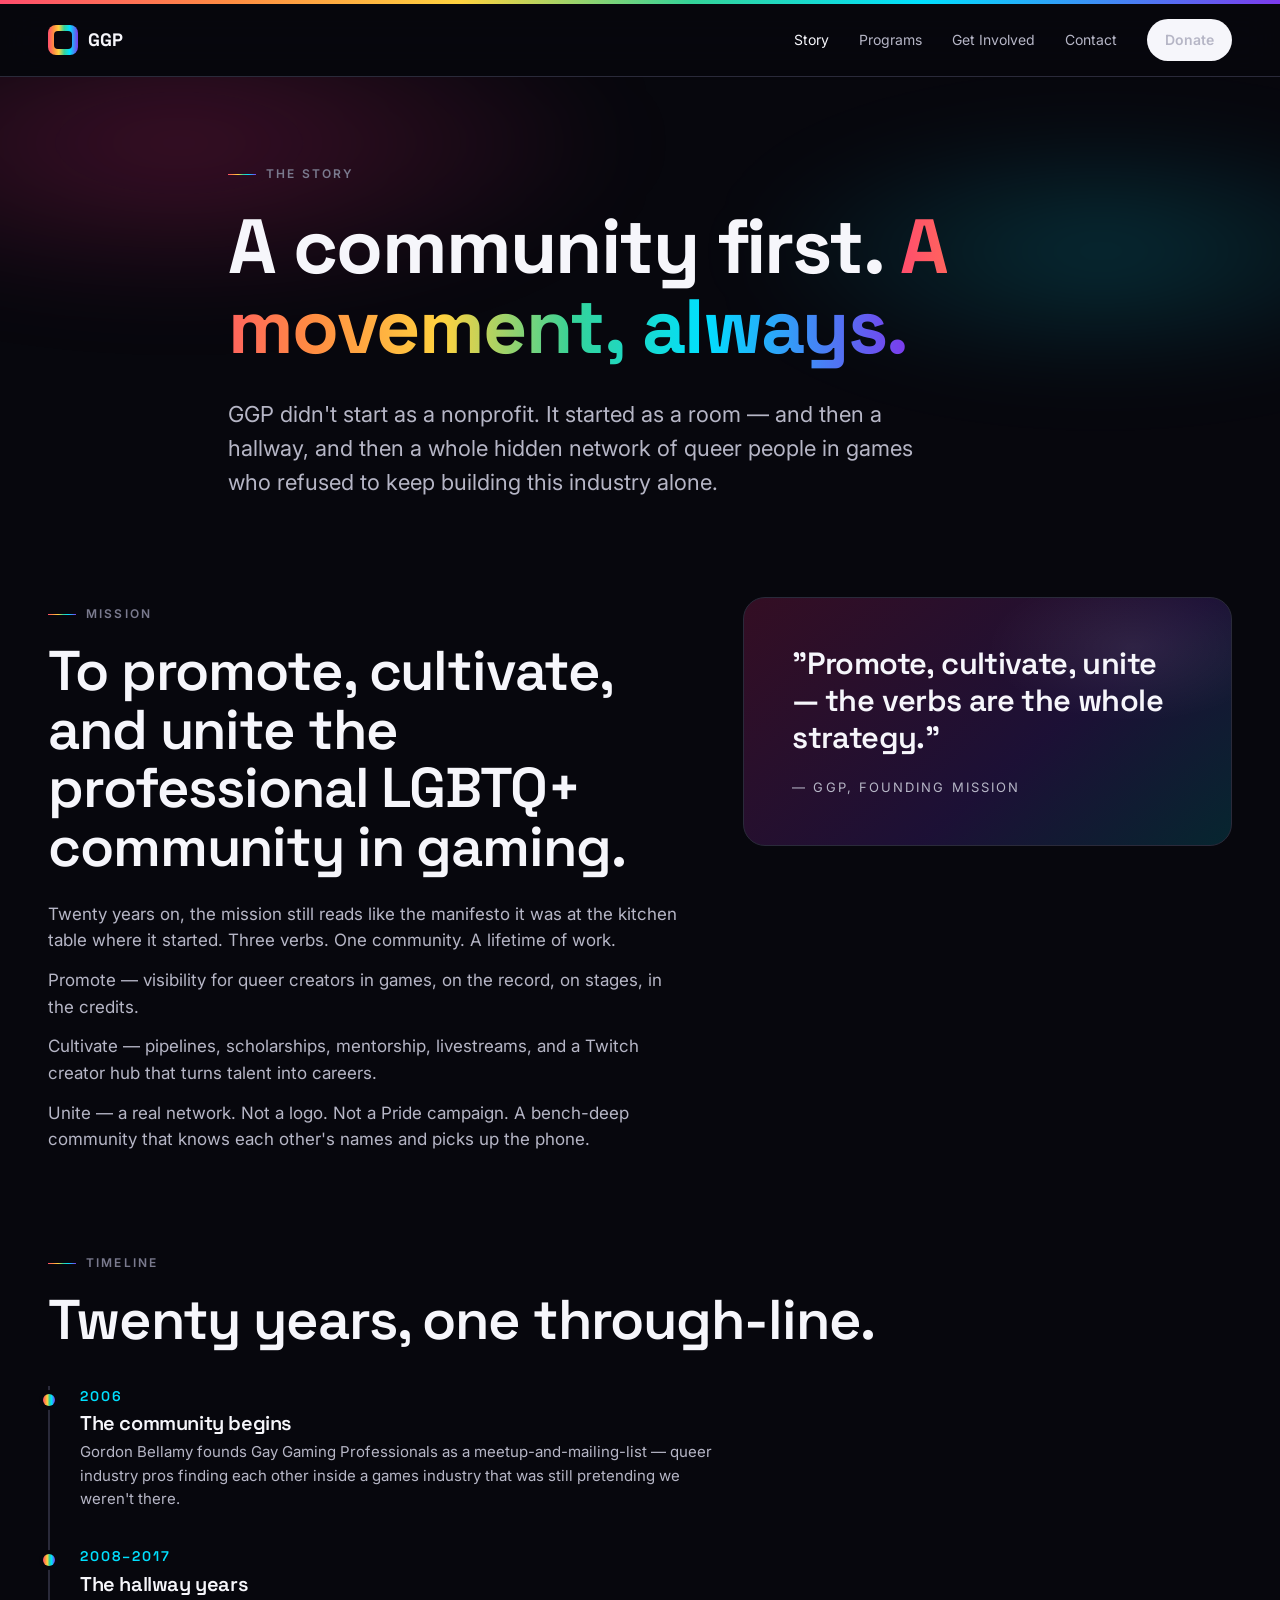
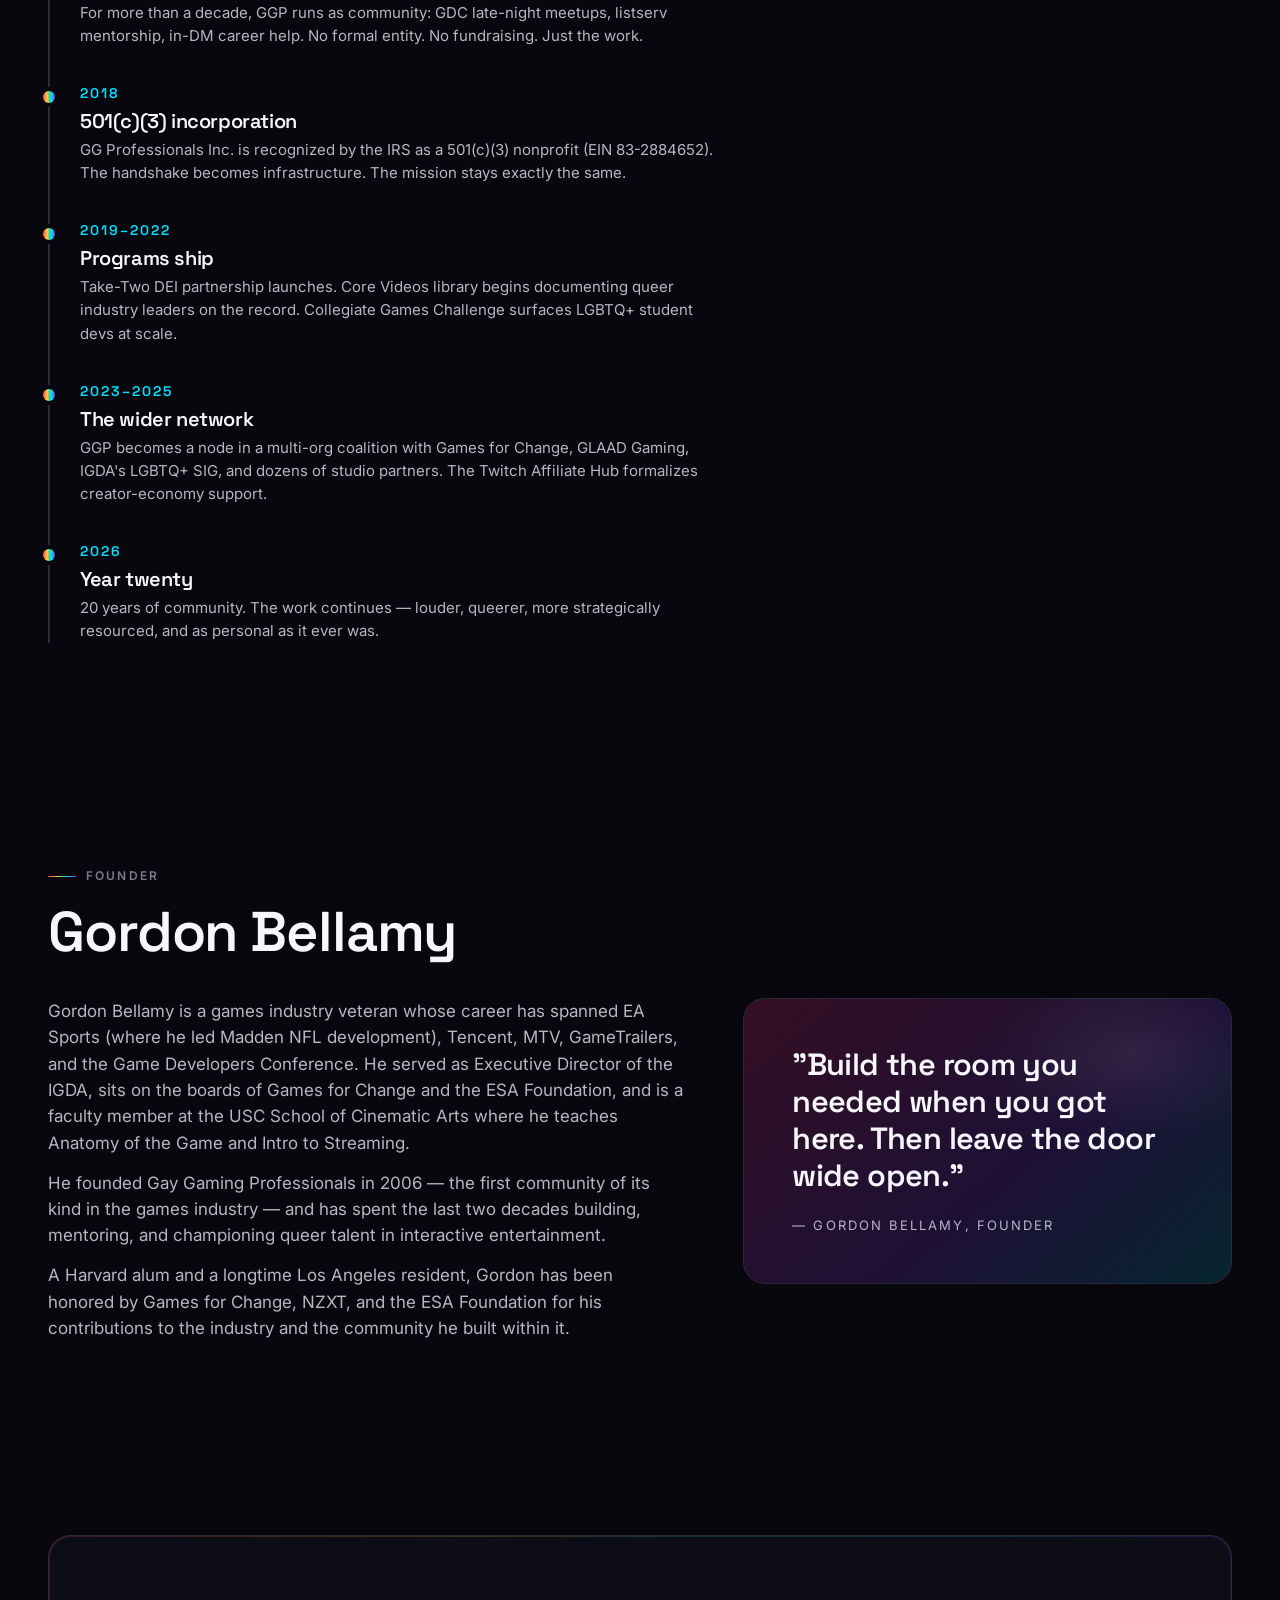
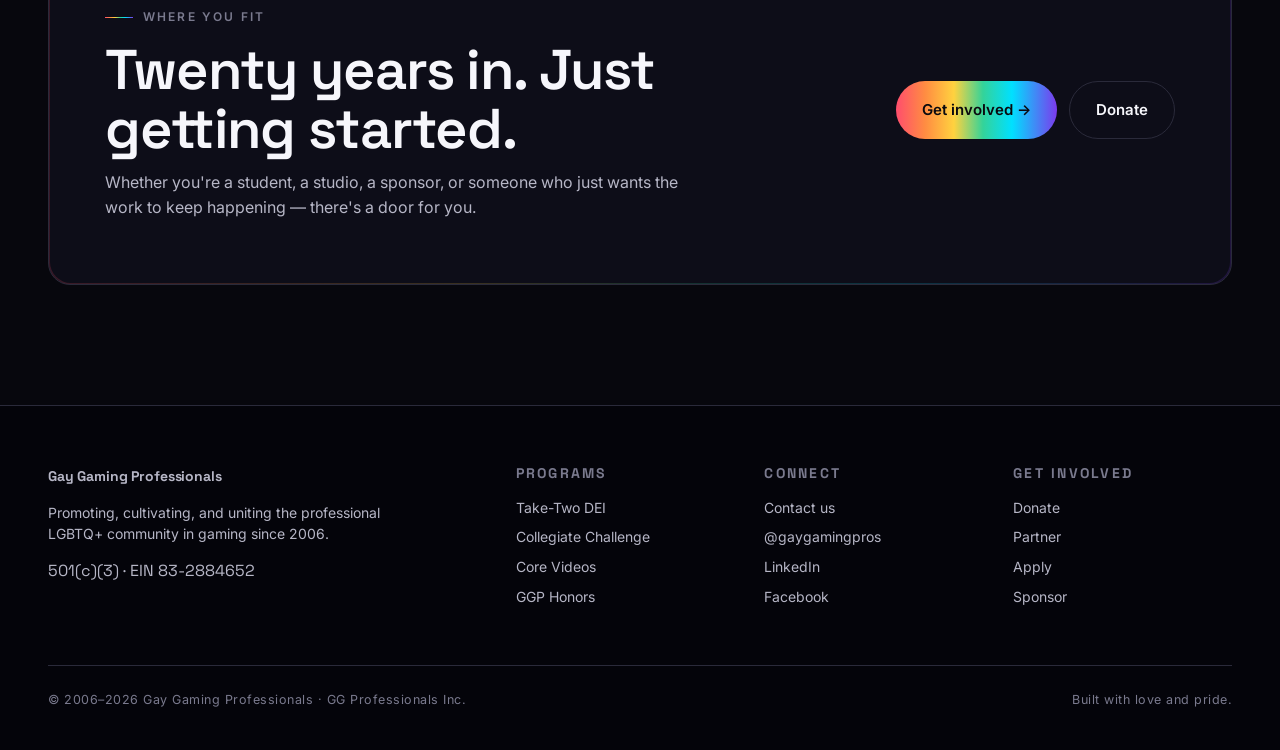
<file: about.html>
<!doctype html>
<html lang="en">
<head>
<meta charset="utf-8" />
<meta name="viewport" content="width=device-width,initial-scale=1" />
<title>The Story · Gay Gaming Professionals</title>
<meta name="description" content="From a 2006 community to a 501(c)(3) nonprofit — how GGP built two decades of queer power in the games industry." />
<link rel="preconnect" href="https://fonts.googleapis.com">
<link rel="preconnect" href="https://fonts.gstatic.com" crossorigin>
<link href="https://fonts.googleapis.com/css2?family=Space+Grotesk:wght@400;500;600;700&family=Inter:wght@400;500;600;700&display=swap" rel="stylesheet">
<link rel="stylesheet" href="style.css">
</head>
<body>
<div class="pridebar"></div>

<header class="nav">
  <div class="wrap nav-inner">
    <a href="index.html" class="logo"><span class="mark"></span> GGP</a>
    <nav class="nav-links">
      <a href="about.html" class="active">Story</a>
      <a href="programs.html">Programs</a>
      <a href="get-involved.html">Get Involved</a>
      <a href="contact.html">Contact</a>
      <a href="donate.html" class="nav-cta">Donate</a>
    </nav>
    <button class="nav-toggle" aria-label="Toggle menu" aria-expanded="false">
      <svg class="icon-open" viewBox="0 0 24 24"><path d="M4 6h16M4 12h16M4 18h16"/></svg>
      <svg class="icon-close" viewBox="0 0 24 24"><path d="M6 6l12 12M6 18L18 6"/></svg>
    </button>
  </div>
</header>

<main>
  <section class="subhero">
    <div class="wrap subhero-inner">
      <span class="eyebrow reveal">The story</span>
      <h1 class="reveal" style="margin-top:22px">A community first. <span class="grad">A movement, always.</span></h1>
      <p class="hero-sub reveal">GGP didn't start as a nonprofit. It started as a room — and then a hallway, and then a whole hidden network of queer people in games who refused to keep building this industry alone.</p>
    </div>
  </section>

  <section style="padding-top:40px;padding-bottom:80px">
    <div class="wrap">
      <div class="two-col">
        <div>
          <span class="eyebrow reveal">Mission</span>
          <h2 class="reveal" style="margin:18px 0 24px">To promote, cultivate, and unite the professional LGBTQ+ community in gaming.</h2>
          <p class="reveal" style="color:var(--text-dim);font-size:17px">Twenty years on, the mission still reads like the manifesto it was at the kitchen table where it started. Three verbs. One community. A lifetime of work.</p>
          <p class="reveal" style="color:var(--text-dim);font-size:17px">Promote — visibility for queer creators in games, on the record, on stages, in the credits.</p>
          <p class="reveal" style="color:var(--text-dim);font-size:17px">Cultivate — pipelines, scholarships, mentorship, livestreams, and a Twitch creator hub that turns talent into careers.</p>
          <p class="reveal" style="color:var(--text-dim);font-size:17px">Unite — a real network. Not a logo. Not a Pride campaign. A bench-deep community that knows each other's names and picks up the phone.</p>
        </div>
        <div class="founder-card reveal">
          <p class="pull">"Promote, cultivate, unite — the verbs are the whole strategy."</p>
          <div class="founder-meta">— GGP, founding mission</div>
        </div>
      </div>
    </div>
  </section>

  <section style="padding-top:0">
    <div class="wrap">
      <span class="eyebrow reveal">Timeline</span>
      <h2 class="reveal" style="margin:18px 0 36px">Twenty years, one through-line.</h2>

      <div class="timeline">
        <div class="timeline-item reveal">
          <div class="yr">2006</div>
          <h4>The community begins</h4>
          <p>Gordon Bellamy founds Gay Gaming Professionals as a meetup-and-mailing-list — queer industry pros finding each other inside a games industry that was still pretending we weren't there.</p>
        </div>
        <div class="timeline-item reveal">
          <div class="yr">2008–2017</div>
          <h4>The hallway years</h4>
          <p>For more than a decade, GGP runs as community: GDC late-night meetups, listserv mentorship, in-DM career help. No formal entity. No fundraising. Just the work.</p>
        </div>
        <div class="timeline-item reveal">
          <div class="yr">2018</div>
          <h4>501(c)(3) incorporation</h4>
          <p>GG Professionals Inc. is recognized by the IRS as a 501(c)(3) nonprofit (EIN 83-2884652). The handshake becomes infrastructure. The mission stays exactly the same.</p>
        </div>
        <div class="timeline-item reveal">
          <div class="yr">2019–2022</div>
          <h4>Programs ship</h4>
          <p>Take-Two DEI partnership launches. Core Videos library begins documenting queer industry leaders on the record. Collegiate Games Challenge surfaces LGBTQ+ student devs at scale.</p>
        </div>
        <div class="timeline-item reveal">
          <div class="yr">2023–2025</div>
          <h4>The wider network</h4>
          <p>GGP becomes a node in a multi-org coalition with Games for Change, GLAAD Gaming, IGDA's LGBTQ+ SIG, and dozens of studio partners. The Twitch Affiliate Hub formalizes creator-economy support.</p>
        </div>
        <div class="timeline-item reveal">
          <div class="yr">2026</div>
          <h4>Year twenty</h4>
          <p>20 years of community. The work continues — louder, queerer, more strategically resourced, and as personal as it ever was.</p>
        </div>
      </div>
    </div>
  </section>

  <section style="padding-top:60px">
    <div class="wrap">
      <span class="eyebrow reveal">Founder</span>
      <h2 class="reveal" style="margin:18px 0 36px">Gordon Bellamy</h2>
      <div class="two-col">
        <div>
          <p class="reveal" style="color:var(--text-dim);font-size:17px">Gordon Bellamy is a games industry veteran whose career has spanned EA Sports (where he led Madden NFL development), Tencent, MTV, GameTrailers, and the Game Developers Conference. He served as Executive Director of the IGDA, sits on the boards of Games for Change and the ESA Foundation, and is a faculty member at the USC School of Cinematic Arts where he teaches Anatomy of the Game and Intro to Streaming.</p>
          <p class="reveal" style="color:var(--text-dim);font-size:17px">He founded Gay Gaming Professionals in 2006 — the first community of its kind in the games industry — and has spent the last two decades building, mentoring, and championing queer talent in interactive entertainment.</p>
          <p class="reveal" style="color:var(--text-dim);font-size:17px">A Harvard alum and a longtime Los Angeles resident, Gordon has been honored by Games for Change, NZXT, and the ESA Foundation for his contributions to the industry and the community he built within it.</p>
        </div>
        <div class="founder-card reveal">
          <p class="pull">"Build the room you needed when you got here. Then leave the door wide open."</p>
          <div class="founder-meta">— Gordon Bellamy, Founder</div>
        </div>
      </div>
    </div>
  </section>

  <section style="padding-top:60px">
    <div class="wrap">
      <div class="cta-banner reveal">
        <div class="cta-inner">
          <div>
            <span class="eyebrow" style="margin-bottom:14px;display:inline-flex">Where you fit</span>
            <h2>Twenty years in. Just getting started.</h2>
            <p>Whether you're a student, a studio, a sponsor, or someone who just wants the work to keep happening — there's a door for you.</p>
          </div>
          <div class="cta-actions">
            <a href="get-involved.html" class="btn btn-pride">Get involved →</a>
            <a href="donate.html" class="btn btn-ghost">Donate</a>
          </div>
        </div>
      </div>
    </div>
  </section>
</main>

<footer>
  <div class="wrap">
    <div class="foot">
      <div>
        <a href="index.html" class="logo" style="margin-bottom:14px"><span class="mark"></span> Gay Gaming Professionals</a>
        <p style="color:var(--text-dim);font-size:14px;max-width:340px;margin-top:14px">Promoting, cultivating, and uniting the professional LGBTQ+ community in gaming since 2006.</p>
        <p class="ein" style="margin-top:14px">501(c)(3) · EIN 83-2884652</p>
      </div>
      <div>
        <h4>Programs</h4>
        <a href="programs.html#take-two">Take-Two DEI</a>
        <a href="programs.html#cgc">Collegiate Challenge</a>
        <a href="programs.html#core-videos">Core Videos</a>
        <a href="programs.html#honors">GGP Honors</a>
      </div>
      <div>
        <h4>Connect</h4>
        <a href="contact.html">Contact us</a>
        <a href="https://twitter.com/gaygamingpros" target="_blank" rel="noopener">@gaygamingpros</a>
        <a href="https://www.linkedin.com/company/gay-gaming-professionals" target="_blank" rel="noopener">LinkedIn</a>
        <a href="https://facebook.com/gaygamingpros" target="_blank" rel="noopener">Facebook</a>
      </div>
      <div>
        <h4>Get involved</h4>
        <a href="donate.html">Donate</a>
        <a href="get-involved.html#partner">Partner</a>
        <a href="get-involved.html#apply">Apply</a>
        <a href="get-involved.html#sponsor">Sponsor</a>
      </div>
    </div>
    <div class="foot-bottom">
      <span>© 2006–2026 Gay Gaming Professionals · GG Professionals Inc.</span>
      <span>Built with love and pride.</span>
    </div>
  </div>
</footer>
<script src="site.js"></script>
</body>
</html>
</file>
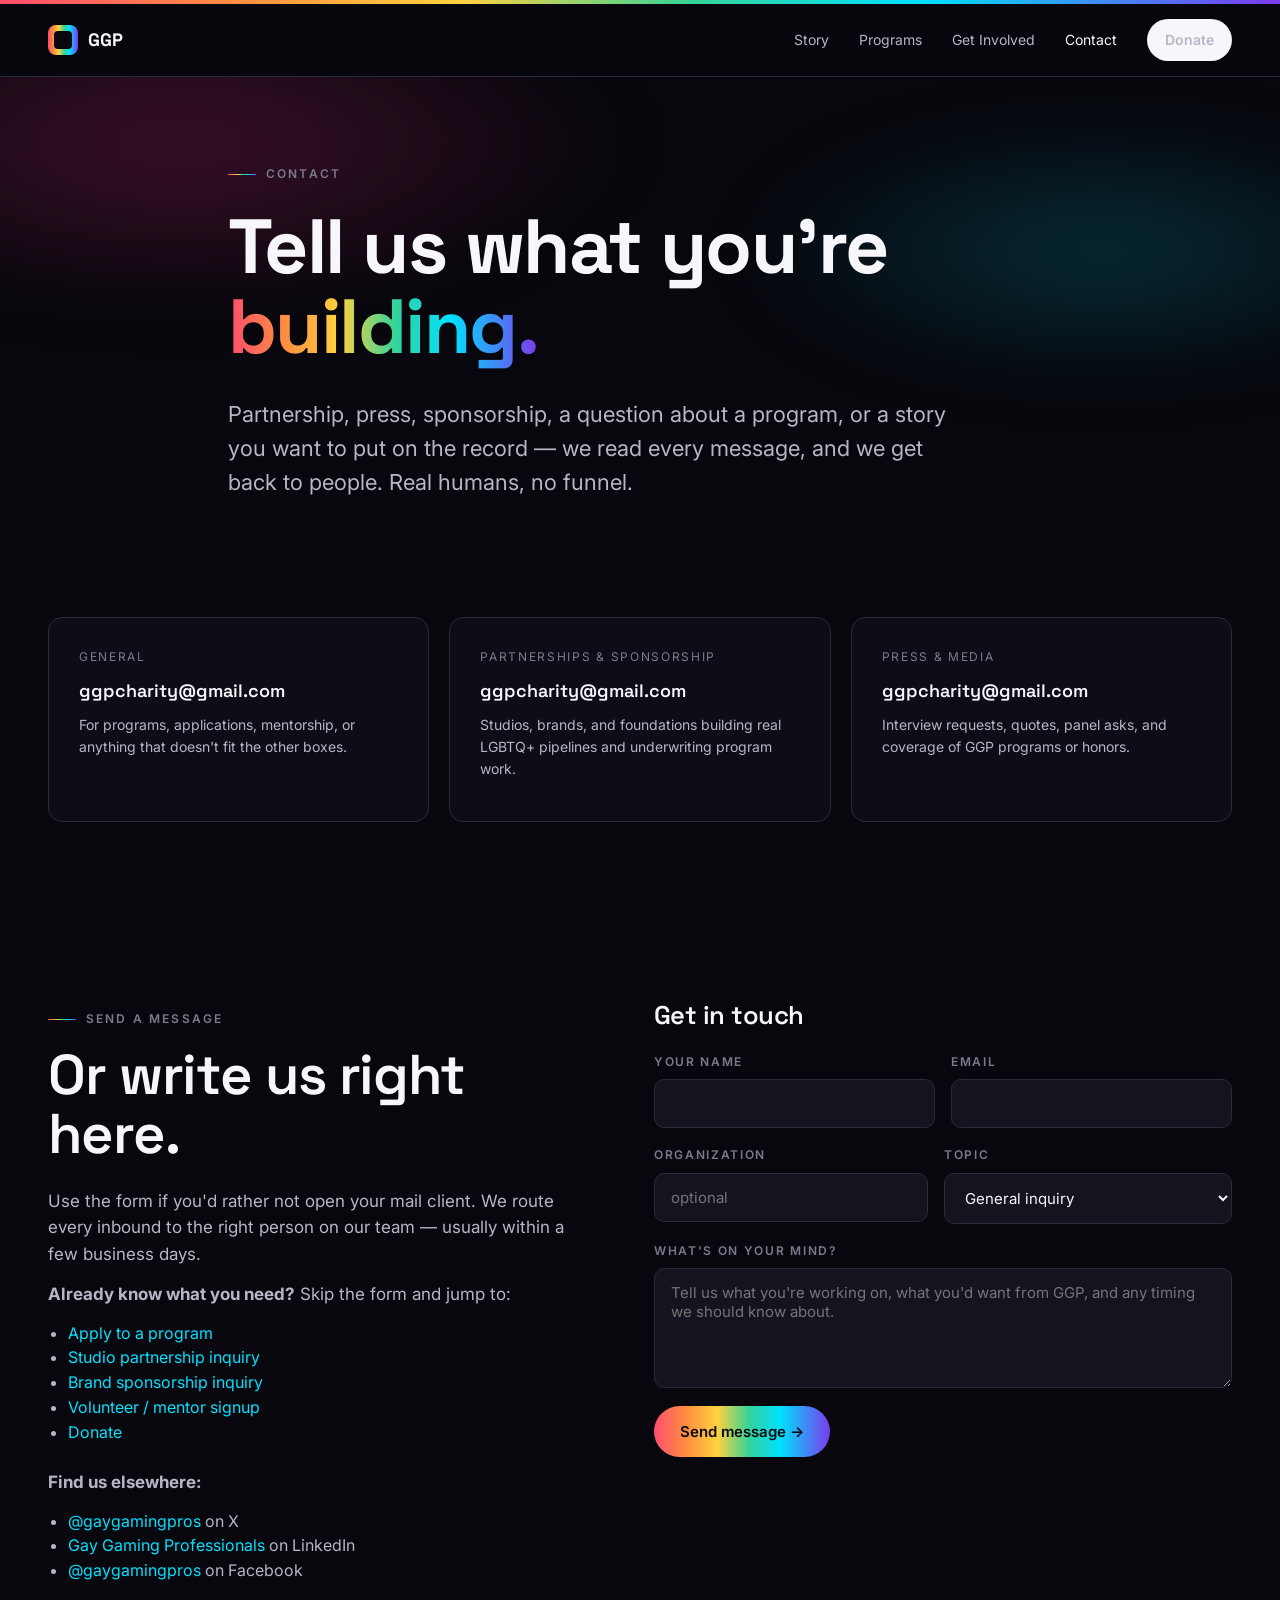
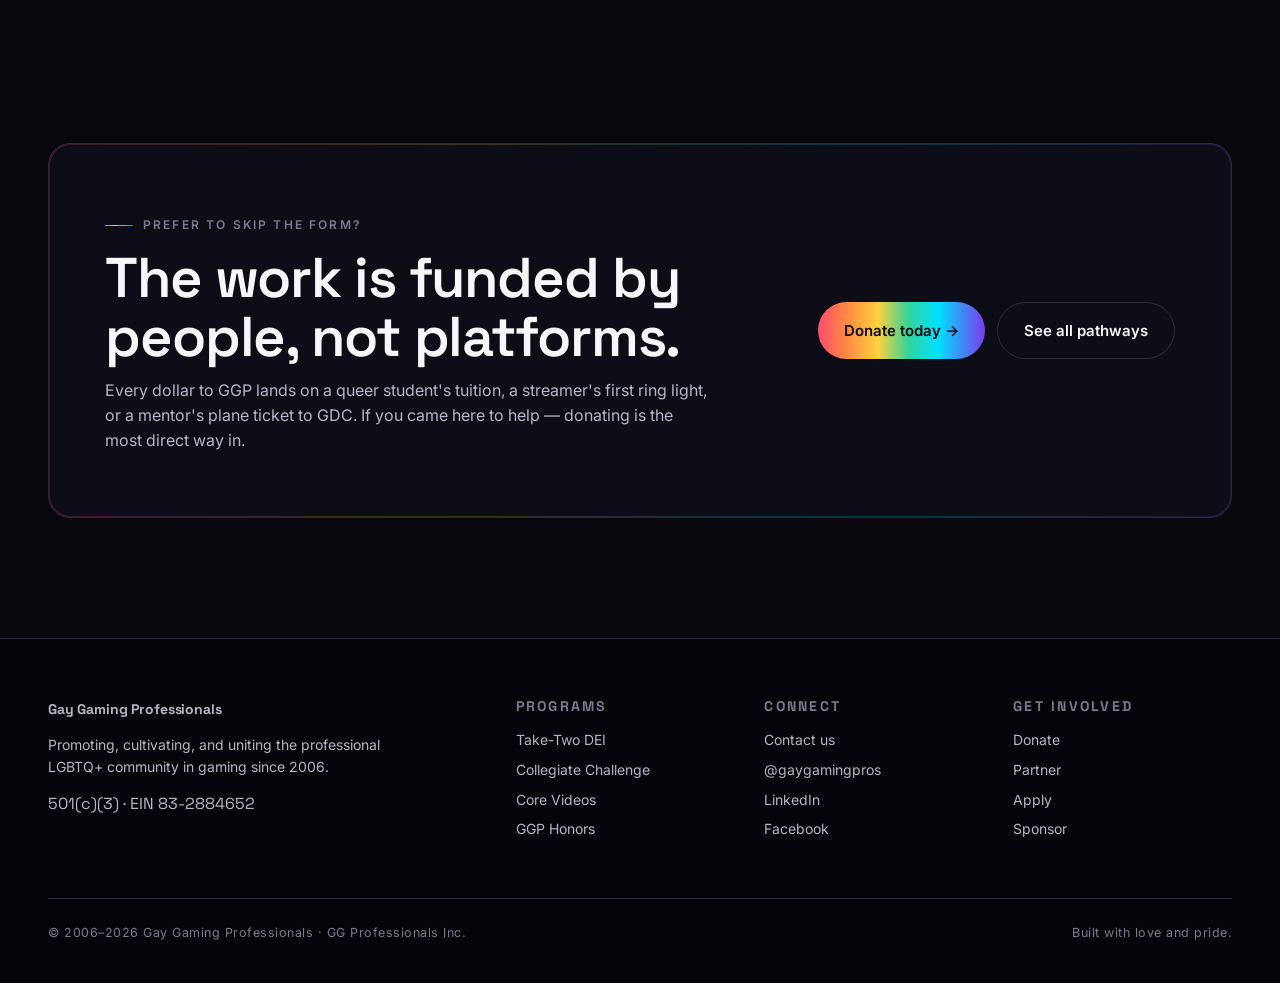
<file: contact.html>
<!doctype html>
<html lang="en">
<head>
<meta charset="utf-8" />
<meta name="viewport" content="width=device-width,initial-scale=1" />
<title>Contact · Gay Gaming Professionals</title>
<meta name="description" content="Get in touch with Gay Gaming Professionals — for partnerships, press, sponsorship, programs, or just to say hello." />
<link rel="preconnect" href="https://fonts.googleapis.com">
<link rel="preconnect" href="https://fonts.gstatic.com" crossorigin>
<link href="https://fonts.googleapis.com/css2?family=Space+Grotesk:wght@400;500;600;700&family=Inter:wght@400;500;600;700&display=swap" rel="stylesheet">
<link rel="stylesheet" href="style.css">
</head>
<body>
<div class="pridebar"></div>

<header class="nav">
  <div class="wrap nav-inner">
    <a href="index.html" class="logo"><span class="mark"></span> GGP</a>
    <nav class="nav-links">
      <a href="about.html">Story</a>
      <a href="programs.html">Programs</a>
      <a href="get-involved.html">Get Involved</a>
      <a href="contact.html" class="active">Contact</a>
      <a href="donate.html" class="nav-cta">Donate</a>
    </nav>
    <button class="nav-toggle" aria-label="Toggle menu" aria-expanded="false">
      <svg class="icon-open" viewBox="0 0 24 24"><path d="M4 6h16M4 12h16M4 18h16"/></svg>
      <svg class="icon-close" viewBox="0 0 24 24"><path d="M6 6l12 12M6 18L18 6"/></svg>
    </button>
  </div>
</header>

<main>
  <section class="subhero">
    <div class="wrap subhero-inner">
      <span class="eyebrow reveal">Contact</span>
      <h1 class="reveal" style="margin-top:22px">Tell us what you're <span class="grad">building.</span></h1>
      <p class="hero-sub reveal">Partnership, press, sponsorship, a question about a program, or a story you want to put on the record — we read every message, and we get back to people. Real humans, no funnel.</p>
    </div>
  </section>

  <section style="padding-top:20px">
    <div class="wrap">
      <div class="contact-grid">
        <a href="mailto:ggpcharity@gmail.com?subject=GGP%20%E2%80%94%20General%20inquiry" class="contact-card reveal">
          <div class="lbl">General</div>
          <div class="val">ggpcharity@gmail.com</div>
          <p style="color:var(--text-dim);font-size:14px;margin-top:10px">For programs, applications, mentorship, or anything that doesn't fit the other boxes.</p>
        </a>
        <a href="mailto:ggpcharity@gmail.com?subject=GGP%20%E2%80%94%20Partnership%20inquiry" class="contact-card reveal">
          <div class="lbl">Partnerships &amp; sponsorship</div>
          <div class="val">ggpcharity@gmail.com</div>
          <p style="color:var(--text-dim);font-size:14px;margin-top:10px">Studios, brands, and foundations building real LGBTQ+ pipelines and underwriting program work.</p>
        </a>
        <a href="mailto:ggpcharity@gmail.com?subject=GGP%20%E2%80%94%20Press%20inquiry" class="contact-card reveal">
          <div class="lbl">Press &amp; media</div>
          <div class="val">ggpcharity@gmail.com</div>
          <p style="color:var(--text-dim);font-size:14px;margin-top:10px">Interview requests, quotes, panel asks, and coverage of GGP programs or honors.</p>
        </a>
      </div>
    </div>
  </section>

  <section style="padding-top:60px">
    <div class="wrap">
      <div class="two-col">
        <div>
          <span class="eyebrow reveal">Send a message</span>
          <h2 class="reveal" style="margin:18px 0 24px">Or write us right here.</h2>
          <p class="reveal" style="color:var(--text-dim);font-size:17px">Use the form if you'd rather not open your mail client. We route every inbound to the right person on our team — usually within a few business days.</p>
          <p class="reveal" style="color:var(--text-dim);font-size:17px"><strong>Already know what you need?</strong> Skip the form and jump to:</p>
          <ul style="color:var(--text-dim);font-size:16px;padding-left:20px;margin:0 0 24px">
            <li><a href="get-involved.html#apply" style="color:var(--accent-2)">Apply to a program</a></li>
            <li><a href="get-involved.html#partner" style="color:var(--accent-2)">Studio partnership inquiry</a></li>
            <li><a href="get-involved.html#sponsor" style="color:var(--accent-2)">Brand sponsorship inquiry</a></li>
            <li><a href="get-involved.html#volunteer" style="color:var(--accent-2)">Volunteer / mentor signup</a></li>
            <li><a href="donate.html" style="color:var(--accent-2)">Donate</a></li>
          </ul>
          <p class="reveal" style="color:var(--text-dim);font-size:17px"><strong>Find us elsewhere:</strong></p>
          <ul style="color:var(--text-dim);font-size:16px;padding-left:20px;margin:0">
            <li><a href="https://twitter.com/gaygamingpros" target="_blank" rel="noopener" style="color:var(--accent-2)">@gaygamingpros</a> on X</li>
            <li><a href="https://www.linkedin.com/company/gay-gaming-professionals" target="_blank" rel="noopener" style="color:var(--accent-2)">Gay Gaming Professionals</a> on LinkedIn</li>
            <li><a href="https://facebook.com/gaygamingpros" target="_blank" rel="noopener" style="color:var(--accent-2)">@gaygamingpros</a> on Facebook</li>
          </ul>
        </div>
        <form data-mailto="ggpcharity@gmail.com" data-subject="GGP — Website contact form">
          <h3 style="margin-bottom:24px">Get in touch</h3>
          <div class="form-grid">
            <div class="form-row">
              <label>Your name</label>
              <input type="text" name="name" required>
            </div>
            <div class="form-row">
              <label>Email</label>
              <input type="email" name="email" required>
            </div>
          </div>
          <div class="form-grid">
            <div class="form-row">
              <label>Organization</label>
              <input type="text" name="organization" placeholder="optional">
            </div>
            <div class="form-row">
              <label>Topic</label>
              <select name="topic">
                <option>General inquiry</option>
                <option>Studio partnership</option>
                <option>Brand or foundation sponsorship</option>
                <option>Press &amp; media</option>
                <option>Program application</option>
                <option>Volunteer / mentor</option>
                <option>Speaking / panel request</option>
                <option>Other</option>
              </select>
            </div>
          </div>
          <div class="form-row">
            <label>What's on your mind?</label>
            <textarea name="message" placeholder="Tell us what you're working on, what you'd want from GGP, and any timing we should know about." required></textarea>
          </div>
          <button type="submit" class="btn btn-pride">Send message →</button>
        </form>
      </div>
    </div>
  </section>

  <section style="padding-top:40px">
    <div class="wrap">
      <div class="cta-banner reveal">
        <div class="cta-inner">
          <div>
            <span class="eyebrow" style="margin-bottom:14px;display:inline-flex">Prefer to skip the form?</span>
            <h2>The work is funded by people, not platforms.</h2>
            <p>Every dollar to GGP lands on a queer student's tuition, a streamer's first ring light, or a mentor's plane ticket to GDC. If you came here to help — donating is the most direct way in.</p>
          </div>
          <div class="cta-actions">
            <a href="donate.html" class="btn btn-pride">Donate today →</a>
            <a href="get-involved.html" class="btn btn-ghost">See all pathways</a>
          </div>
        </div>
      </div>
    </div>
  </section>
</main>

<footer>
  <div class="wrap">
    <div class="foot">
      <div>
        <a href="index.html" class="logo" style="margin-bottom:14px"><span class="mark"></span> Gay Gaming Professionals</a>
        <p style="color:var(--text-dim);font-size:14px;max-width:340px;margin-top:14px">Promoting, cultivating, and uniting the professional LGBTQ+ community in gaming since 2006.</p>
        <p class="ein" style="margin-top:14px">501(c)(3) · EIN 83-2884652</p>
      </div>
      <div>
        <h4>Programs</h4>
        <a href="programs.html#take-two">Take-Two DEI</a>
        <a href="programs.html#cgc">Collegiate Challenge</a>
        <a href="programs.html#core-videos">Core Videos</a>
        <a href="programs.html#honors">GGP Honors</a>
      </div>
      <div>
        <h4>Connect</h4>
        <a href="contact.html">Contact us</a>
        <a href="https://twitter.com/gaygamingpros" target="_blank" rel="noopener">@gaygamingpros</a>
        <a href="https://www.linkedin.com/company/gay-gaming-professionals" target="_blank" rel="noopener">LinkedIn</a>
        <a href="https://facebook.com/gaygamingpros" target="_blank" rel="noopener">Facebook</a>
      </div>
      <div>
        <h4>Get involved</h4>
        <a href="donate.html">Donate</a>
        <a href="get-involved.html#partner">Partner</a>
        <a href="get-involved.html#apply">Apply</a>
        <a href="get-involved.html#sponsor">Sponsor</a>
      </div>
    </div>
    <div class="foot-bottom">
      <span>© 2006–2026 Gay Gaming Professionals · GG Professionals Inc.</span>
      <span>Built with love and pride.</span>
    </div>
  </div>
</footer>
<script src="site.js"></script>
</body>
</html>
</file>
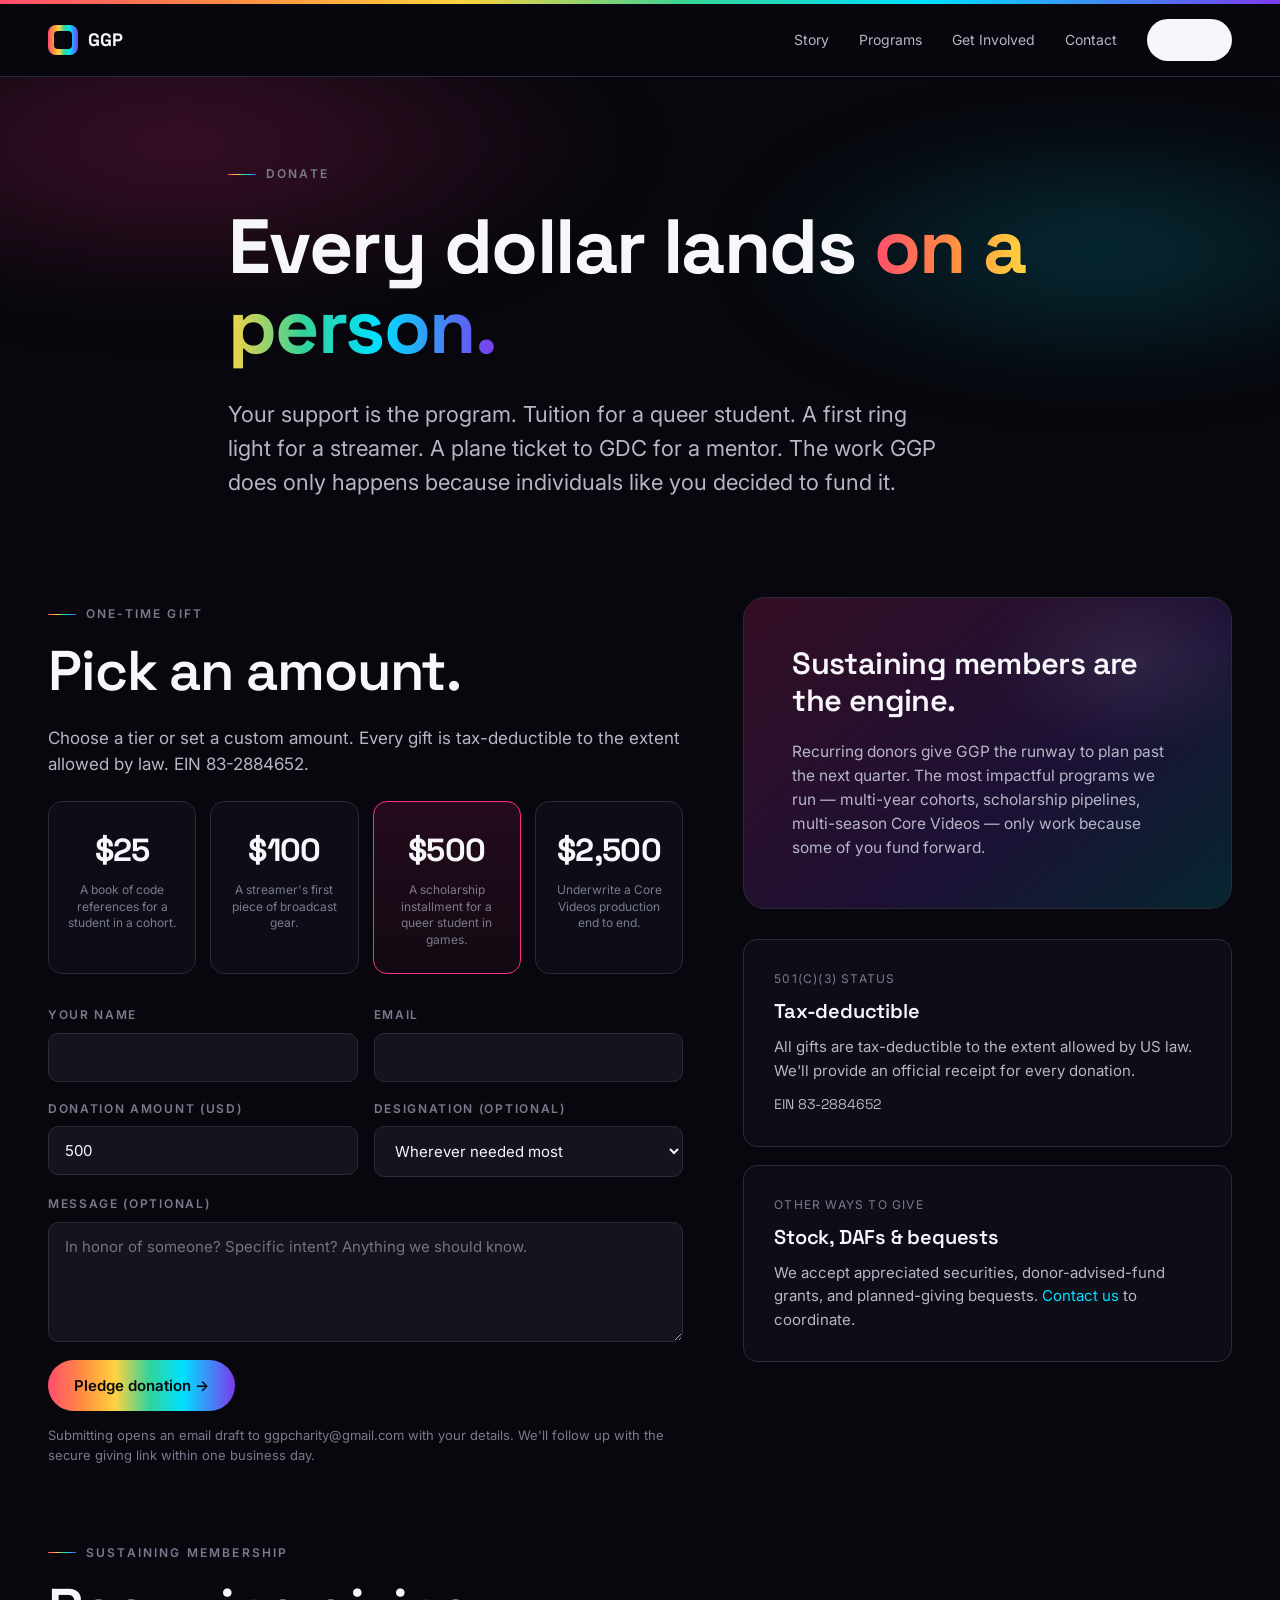
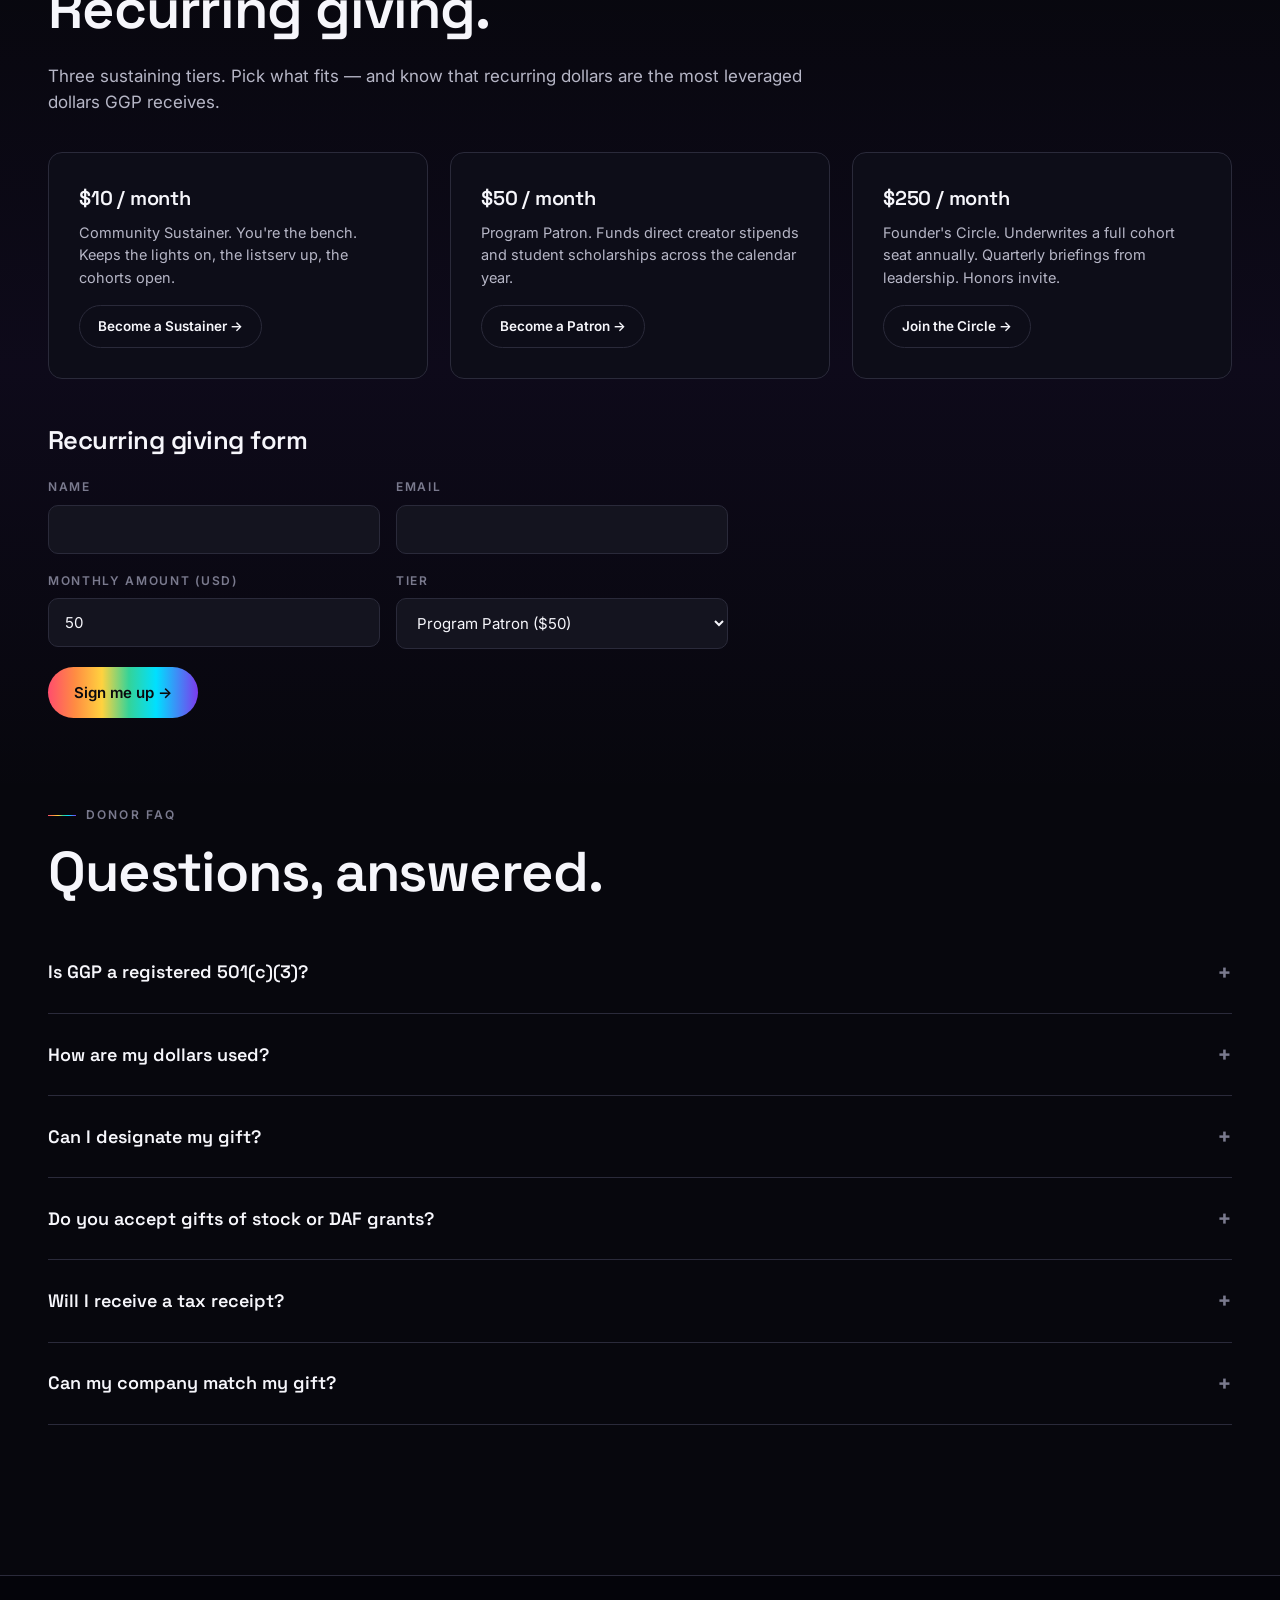
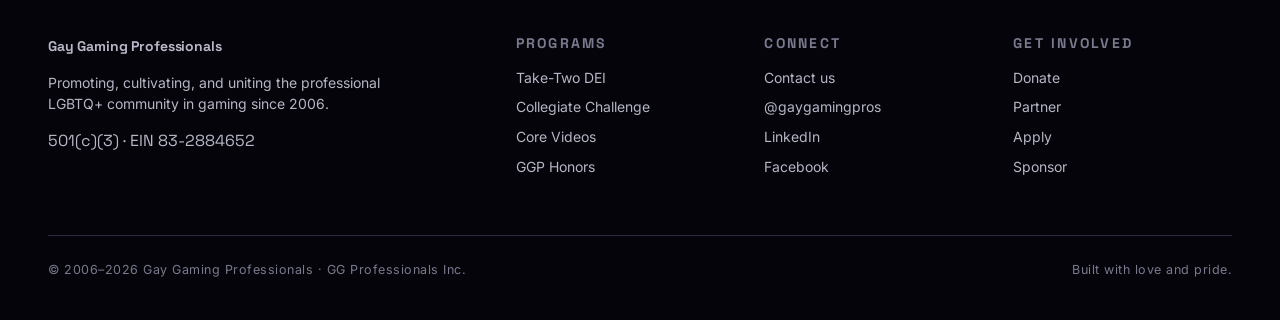
<file: donate.html>
<!doctype html>
<html lang="en">
<head>
<meta charset="utf-8" />
<meta name="viewport" content="width=device-width,initial-scale=1" />
<title>Donate · Gay Gaming Professionals</title>
<meta name="description" content="Tax-deductible giving to Gay Gaming Professionals — supporting LGBTQ+ talent in the games industry. EIN 83-2884652." />
<link rel="preconnect" href="https://fonts.googleapis.com">
<link rel="preconnect" href="https://fonts.gstatic.com" crossorigin>
<link href="https://fonts.googleapis.com/css2?family=Space+Grotesk:wght@400;500;600;700&family=Inter:wght@400;500;600;700&display=swap" rel="stylesheet">
<link rel="stylesheet" href="style.css">
</head>
<body>
<div class="pridebar"></div>

<header class="nav">
  <div class="wrap nav-inner">
    <a href="index.html" class="logo"><span class="mark"></span> GGP</a>
    <nav class="nav-links">
      <a href="about.html">Story</a>
      <a href="programs.html">Programs</a>
      <a href="get-involved.html">Get Involved</a>
      <a href="contact.html">Contact</a>
      <a href="donate.html" class="nav-cta active">Donate</a>
    </nav>
    <button class="nav-toggle" aria-label="Toggle menu" aria-expanded="false">
      <svg class="icon-open" viewBox="0 0 24 24"><path d="M4 6h16M4 12h16M4 18h16"/></svg>
      <svg class="icon-close" viewBox="0 0 24 24"><path d="M6 6l12 12M6 18L18 6"/></svg>
    </button>
  </div>
</header>

<main>
  <section class="subhero">
    <div class="wrap subhero-inner">
      <span class="eyebrow reveal">Donate</span>
      <h1 class="reveal" style="margin-top:22px">Every dollar lands <span class="grad">on a person.</span></h1>
      <p class="hero-sub reveal">Your support is the program. Tuition for a queer student. A first ring light for a streamer. A plane ticket to GDC for a mentor. The work GGP does only happens because individuals like you decided to fund it.</p>
    </div>
  </section>

  <section style="padding-top:40px;padding-bottom:60px">
    <div class="wrap">
      <div class="two-col">
        <div>
          <span class="eyebrow reveal">One-time gift</span>
          <h2 class="reveal" style="margin:18px 0 24px">Pick an amount.</h2>
          <p class="reveal" style="color:var(--text-dim);font-size:17px">Choose a tier or set a custom amount. Every gift is tax-deductible to the extent allowed by law. EIN 83-2884652.</p>

          <div class="donate-grid reveal">
            <div class="donate-tile" data-amount="25">
              <div class="amt">$25</div>
              <div class="impact">A book of code references for a student in a cohort.</div>
            </div>
            <div class="donate-tile" data-amount="100">
              <div class="amt">$100</div>
              <div class="impact">A streamer's first piece of broadcast gear.</div>
            </div>
            <div class="donate-tile selected" data-amount="500">
              <div class="amt">$500</div>
              <div class="impact">A scholarship installment for a queer student in games.</div>
            </div>
            <div class="donate-tile" data-amount="2500">
              <div class="amt">$2,500</div>
              <div class="impact">Underwrite a Core Videos production end to end.</div>
            </div>
          </div>

          <form data-mailto="ggpcharity@gmail.com" data-subject="One-time donation pledge">
            <div class="form-grid">
              <div class="form-row">
                <label>Your name</label>
                <input type="text" name="name" required>
              </div>
              <div class="form-row">
                <label>Email</label>
                <input type="email" name="email" required>
              </div>
            </div>
            <div class="form-grid">
              <div class="form-row">
                <label>Donation amount (USD)</label>
                <input type="number" id="donation-amount" name="amount" value="500" min="1">
              </div>
              <div class="form-row">
                <label>Designation (optional)</label>
                <select name="designation">
                  <option>Wherever needed most</option>
                  <option>Scholarships</option>
                  <option>Collegiate Games Challenge</option>
                  <option>Twitch Affiliate Hub creators</option>
                  <option>GGP Honors</option>
                  <option>Advanced Android Makers</option>
                </select>
              </div>
            </div>
            <div class="form-row">
              <label>Message (optional)</label>
              <textarea name="message" placeholder="In honor of someone? Specific intent? Anything we should know."></textarea>
            </div>
            <button type="submit" class="btn btn-pride">Pledge donation →</button>
            <p style="color:var(--text-faint);font-size:13px;margin-top:14px">Submitting opens an email draft to ggpcharity@gmail.com with your details. We'll follow up with the secure giving link within one business day.</p>
          </form>
        </div>

        <div>
          <div class="founder-card reveal" style="margin-bottom:30px">
            <p class="pull">Sustaining members are the engine.</p>
            <p style="color:var(--text-dim);font-size:15.5px;margin:0">Recurring donors give GGP the runway to plan past the next quarter. The most impactful programs we run — multi-year cohorts, scholarship pipelines, multi-season Core Videos — only work because some of you fund forward.</p>
          </div>

          <div class="card reveal" style="padding:30px;margin-bottom:18px">
            <div class="meta">501(c)(3) status</div>
            <div class="name" style="margin-top:8px">Tax-deductible</div>
            <p style="color:var(--text-dim);font-size:15px;margin:0">All gifts are tax-deductible to the extent allowed by US law. We'll provide an official receipt for every donation.</p>
            <div class="ein" style="margin-top:12px;font-size:14px">EIN 83-2884652</div>
          </div>
          <div class="card reveal" style="padding:30px">
            <div class="meta">Other ways to give</div>
            <div class="name" style="margin-top:8px">Stock, DAFs &amp; bequests</div>
            <p style="color:var(--text-dim);font-size:15px;margin:0">We accept appreciated securities, donor-advised-fund grants, and planned-giving bequests. <a href="contact.html" style="color:var(--accent-2)">Contact us</a> to coordinate.</p>
          </div>
        </div>
      </div>
    </div>
  </section>

  <section id="recurring" style="padding-top:0;padding-bottom:80px;background:linear-gradient(180deg,transparent,rgba(124,58,237,.06),transparent)">
    <div class="wrap">
      <span class="eyebrow reveal">Sustaining membership</span>
      <h2 class="reveal" style="margin:18px 0 24px">Recurring giving.</h2>
      <p class="reveal" style="color:var(--text-dim);font-size:17px;max-width:780px">Three sustaining tiers. Pick what fits — and know that recurring dollars are the most leveraged dollars GGP receives.</p>

      <div class="program-grid" style="margin-top:36px">
        <div class="card reveal">
          <div class="name">$10 / month</div>
          <p class="desc">Community Sustainer. You're the bench. Keeps the lights on, the listserv up, the cohorts open.</p>
          <a href="#" data-amount="10" data-recurring="1" class="btn btn-ghost btn-sm recur-cta">Become a Sustainer →</a>
        </div>
        <div class="card reveal">
          <div class="name">$50 / month</div>
          <p class="desc">Program Patron. Funds direct creator stipends and student scholarships across the calendar year.</p>
          <a href="#" data-amount="50" data-recurring="1" class="btn btn-ghost btn-sm recur-cta">Become a Patron →</a>
        </div>
        <div class="card reveal">
          <div class="name">$250 / month</div>
          <p class="desc">Founder's Circle. Underwrites a full cohort seat annually. Quarterly briefings from leadership. Honors invite.</p>
          <a href="#" data-amount="250" data-recurring="1" class="btn btn-ghost btn-sm recur-cta">Join the Circle →</a>
        </div>
      </div>

      <form data-mailto="ggpcharity@gmail.com" data-subject="Recurring giving signup" style="margin-top:48px;max-width:680px">
        <h3 style="margin-bottom:24px">Recurring giving form</h3>
        <div class="form-grid">
          <div class="form-row">
            <label>Name</label>
            <input type="text" name="name" required>
          </div>
          <div class="form-row">
            <label>Email</label>
            <input type="email" name="email" required>
          </div>
        </div>
        <div class="form-grid">
          <div class="form-row">
            <label>Monthly amount (USD)</label>
            <input type="number" id="recurring-amount" name="amount" value="50" min="1">
          </div>
          <div class="form-row">
            <label>Tier</label>
            <select name="tier">
              <option>Community Sustainer ($10)</option>
              <option selected>Program Patron ($50)</option>
              <option>Founder's Circle ($250)</option>
              <option>Custom</option>
            </select>
          </div>
        </div>
        <button type="submit" class="btn btn-pride">Sign me up →</button>
      </form>
    </div>
  </section>

  <section style="padding-top:0">
    <div class="wrap">
      <span class="eyebrow reveal">Donor FAQ</span>
      <h2 class="reveal" style="margin:18px 0 24px">Questions, answered.</h2>
      <div class="faq">
        <details>
          <summary>Is GGP a registered 501(c)(3)?</summary>
          <p>Yes — GG Professionals Inc. is a federally-recognized 501(c)(3) public charity. Our EIN is 83-2884652. All US donations are tax-deductible to the extent allowed by law.</p>
        </details>
        <details>
          <summary>How are my dollars used?</summary>
          <p>The majority of every dollar goes to direct programmatic spending — scholarships, internship stipends, creator equipment grants, mentorship logistics, and content production. We're a small, lean nonprofit; overhead is intentionally minimized.</p>
        </details>
        <details>
          <summary>Can I designate my gift?</summary>
          <p>Yes. The donation form lets you choose between general support and specific designations (scholarships, Collegiate Games Challenge, Twitch Affiliate Hub, etc.). Designated funds are restricted to that program.</p>
        </details>
        <details>
          <summary>Do you accept gifts of stock or DAF grants?</summary>
          <p>Yes. We accept appreciated securities and donor-advised-fund grants. <a href="contact.html" style="color:var(--accent-2)">Contact us</a> for transfer instructions.</p>
        </details>
        <details>
          <summary>Will I receive a tax receipt?</summary>
          <p>Yes. Every donation receives an emailed receipt with our EIN, the gift amount, and a confirmation that no goods or services were received in exchange — suitable for your tax records.</p>
        </details>
        <details>
          <summary>Can my company match my gift?</summary>
          <p>Many companies match charitable contributions. Check your employer's matching gift program — most platforms (Benevity, YourCause, etc.) already have GGP listed under "GG Professionals Inc." If not, our EIN 83-2884652 is what you'll need.</p>
        </details>
      </div>
    </div>
  </section>
</main>

<footer>
  <div class="wrap">
    <div class="foot">
      <div>
        <a href="index.html" class="logo" style="margin-bottom:14px"><span class="mark"></span> Gay Gaming Professionals</a>
        <p style="color:var(--text-dim);font-size:14px;max-width:340px;margin-top:14px">Promoting, cultivating, and uniting the professional LGBTQ+ community in gaming since 2006.</p>
        <p class="ein" style="margin-top:14px">501(c)(3) · EIN 83-2884652</p>
      </div>
      <div>
        <h4>Programs</h4>
        <a href="programs.html#take-two">Take-Two DEI</a>
        <a href="programs.html#cgc">Collegiate Challenge</a>
        <a href="programs.html#core-videos">Core Videos</a>
        <a href="programs.html#honors">GGP Honors</a>
      </div>
      <div>
        <h4>Connect</h4>
        <a href="contact.html">Contact us</a>
        <a href="https://twitter.com/gaygamingpros" target="_blank" rel="noopener">@gaygamingpros</a>
        <a href="https://www.linkedin.com/company/gay-gaming-professionals" target="_blank" rel="noopener">LinkedIn</a>
        <a href="https://facebook.com/gaygamingpros" target="_blank" rel="noopener">Facebook</a>
      </div>
      <div>
        <h4>Get involved</h4>
        <a href="donate.html">Donate</a>
        <a href="get-involved.html#partner">Partner</a>
        <a href="get-involved.html#apply">Apply</a>
        <a href="get-involved.html#sponsor">Sponsor</a>
      </div>
    </div>
    <div class="foot-bottom">
      <span>© 2006–2026 Gay Gaming Professionals · GG Professionals Inc.</span>
      <span>Built with love and pride.</span>
    </div>
  </div>
</footer>
<script src="site.js"></script>
<script>
  // recurring tier shortcut buttons
  document.querySelectorAll('.recur-cta').forEach(b=>{
    b.addEventListener('click',e=>{
      e.preventDefault();
      const amt = b.dataset.amount;
      const input = document.querySelector('#recurring-amount');
      if(input){ input.value = amt; input.scrollIntoView({behavior:'smooth',block:'center'}); input.focus(); }
    });
  });
</script>
</body>
</html>
</file>
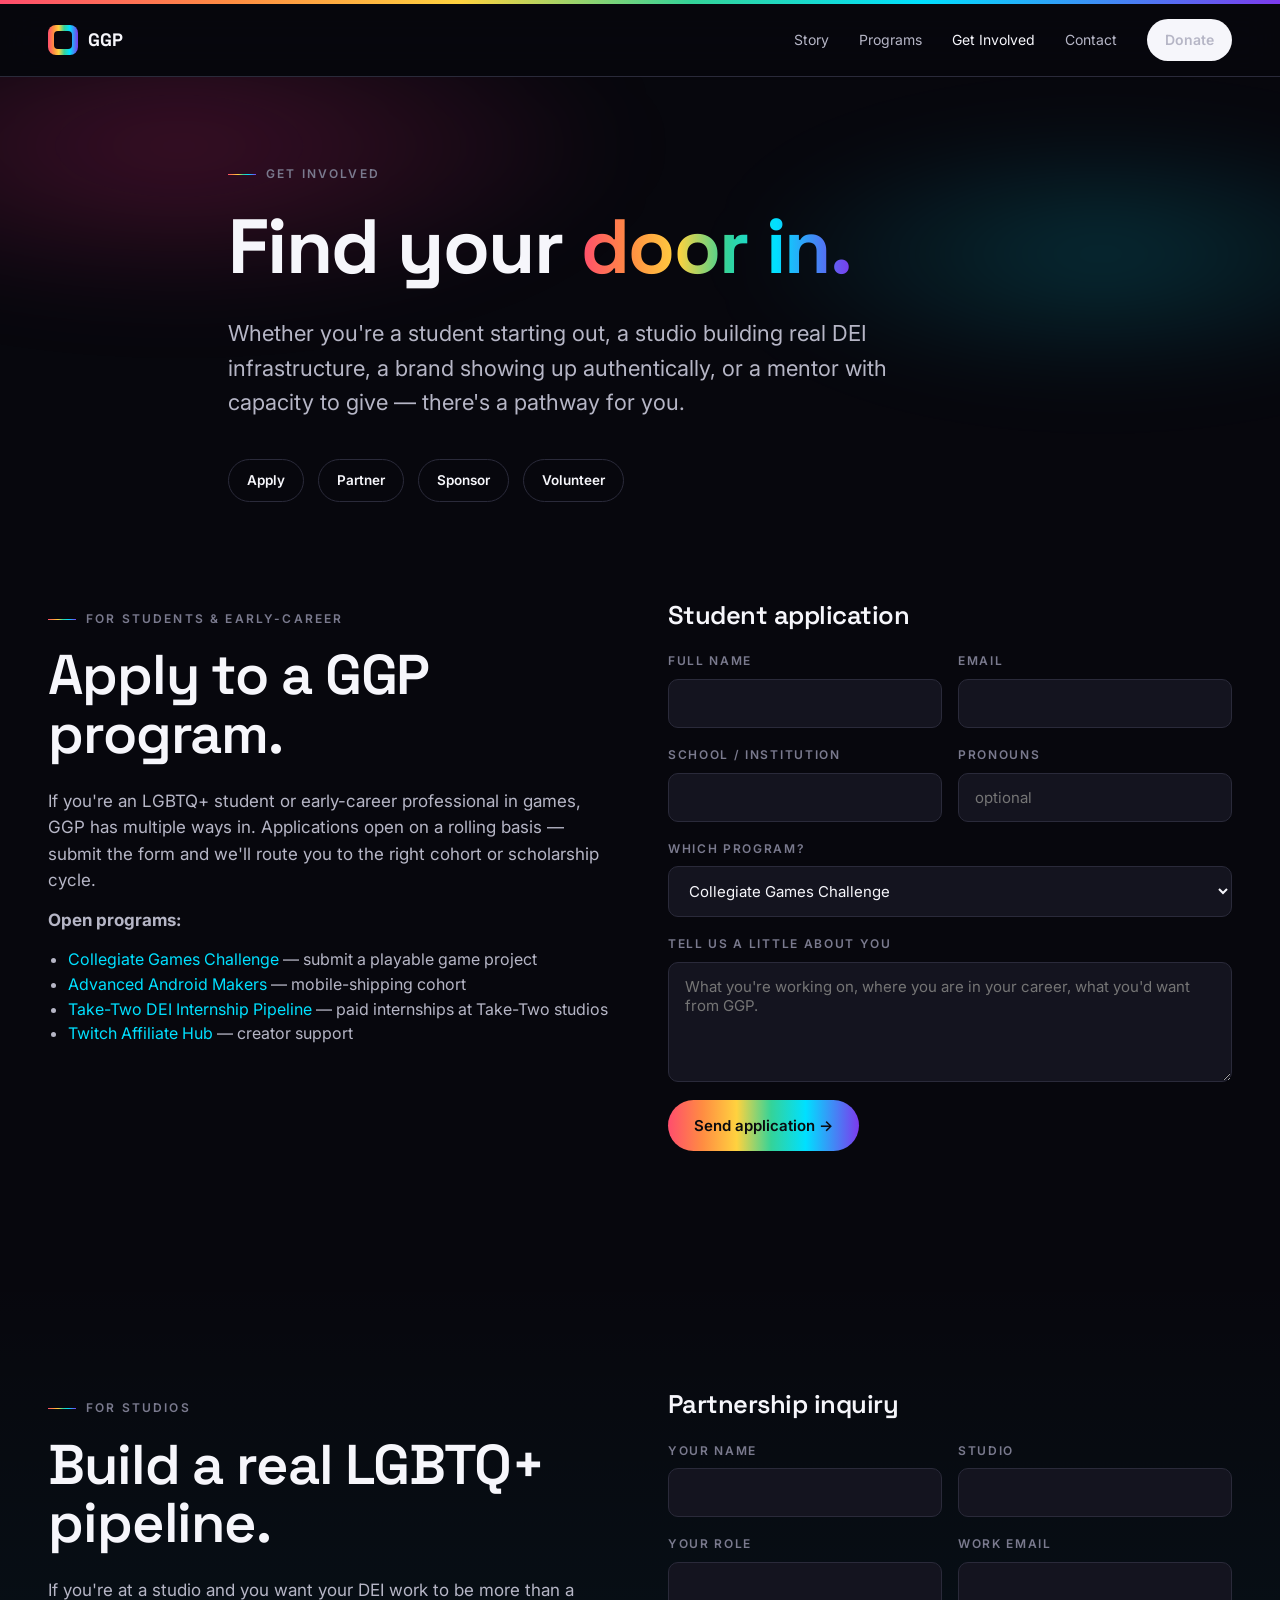
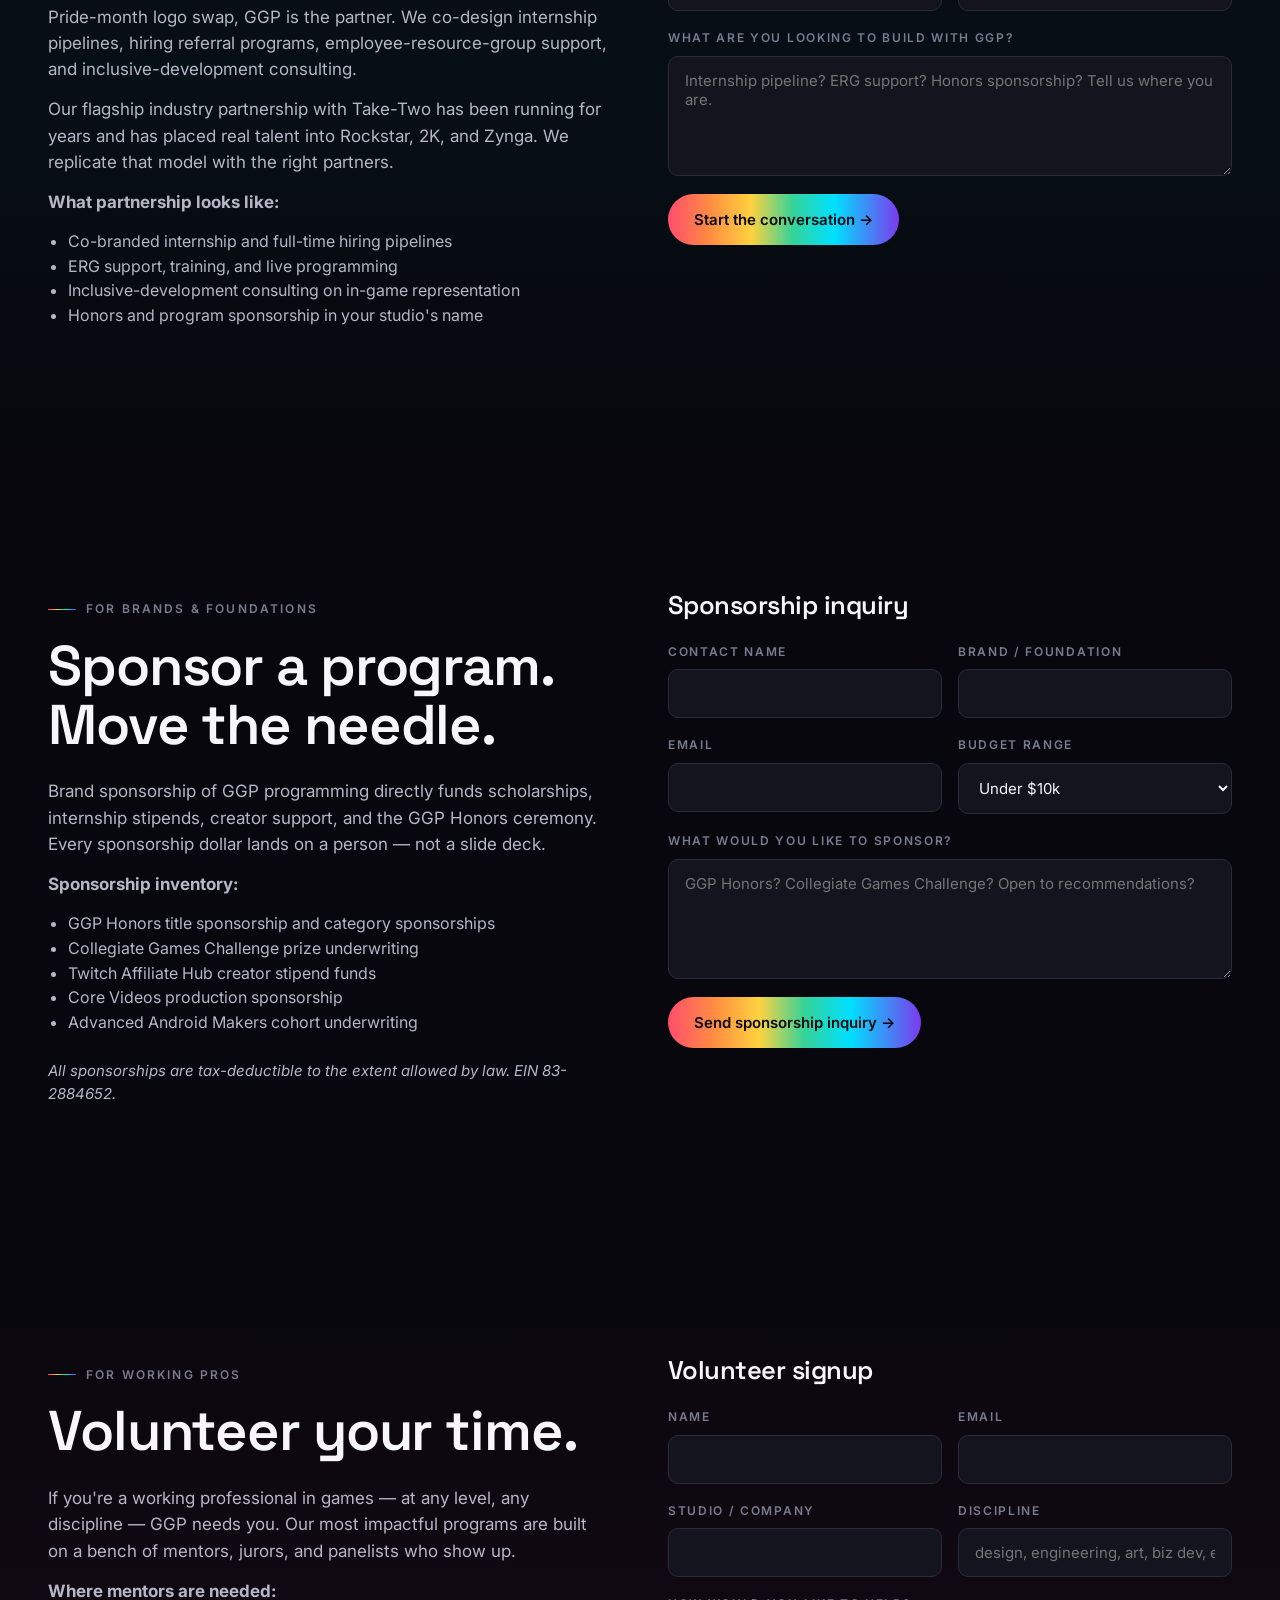
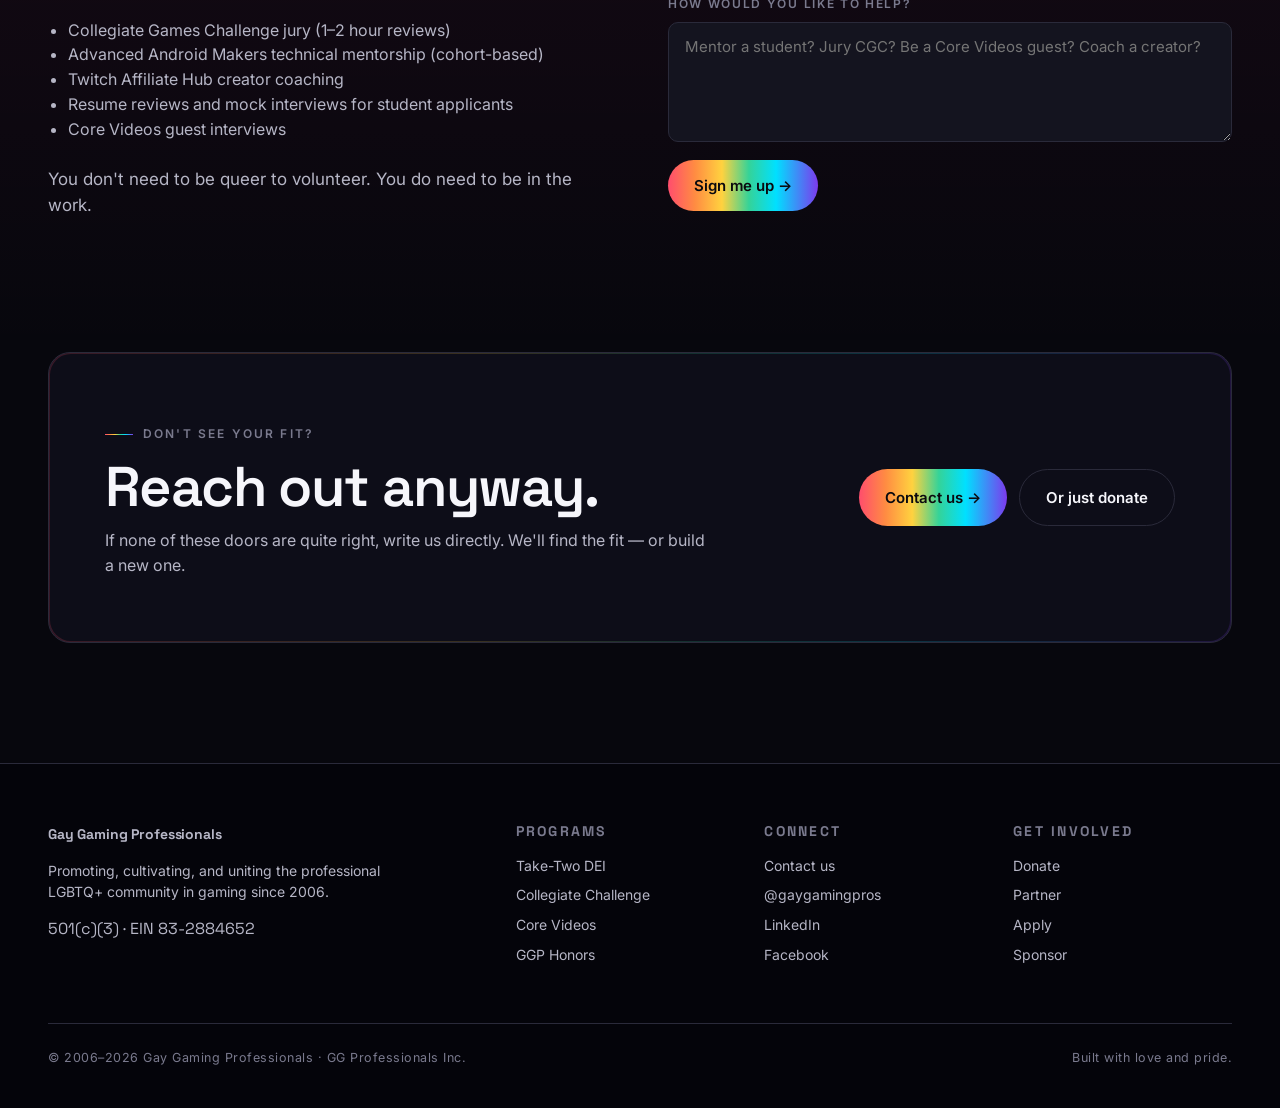
<file: get-involved.html>
<!doctype html>
<html lang="en">
<head>
<meta charset="utf-8" />
<meta name="viewport" content="width=device-width,initial-scale=1" />
<title>Get Involved · Gay Gaming Professionals</title>
<meta name="description" content="Apply to GGP programs as a student. Partner as a studio. Sponsor as a brand. Volunteer as a mentor. Four pathways to move the work forward." />
<link rel="preconnect" href="https://fonts.googleapis.com">
<link rel="preconnect" href="https://fonts.gstatic.com" crossorigin>
<link href="https://fonts.googleapis.com/css2?family=Space+Grotesk:wght@400;500;600;700&family=Inter:wght@400;500;600;700&display=swap" rel="stylesheet">
<link rel="stylesheet" href="style.css">
</head>
<body>
<div class="pridebar"></div>

<header class="nav">
  <div class="wrap nav-inner">
    <a href="index.html" class="logo"><span class="mark"></span> GGP</a>
    <nav class="nav-links">
      <a href="about.html">Story</a>
      <a href="programs.html">Programs</a>
      <a href="get-involved.html" class="active">Get Involved</a>
      <a href="contact.html">Contact</a>
      <a href="donate.html" class="nav-cta">Donate</a>
    </nav>
    <button class="nav-toggle" aria-label="Toggle menu" aria-expanded="false">
      <svg class="icon-open" viewBox="0 0 24 24"><path d="M4 6h16M4 12h16M4 18h16"/></svg>
      <svg class="icon-close" viewBox="0 0 24 24"><path d="M6 6l12 12M6 18L18 6"/></svg>
    </button>
  </div>
</header>

<main>
  <section class="subhero">
    <div class="wrap subhero-inner">
      <span class="eyebrow reveal">Get involved</span>
      <h1 class="reveal" style="margin-top:22px">Find your <span class="grad">door in.</span></h1>
      <p class="hero-sub reveal">Whether you're a student starting out, a studio building real DEI infrastructure, a brand showing up authentically, or a mentor with capacity to give — there's a pathway for you.</p>
      <div class="hero-ctas reveal">
        <a href="#apply" class="btn btn-ghost btn-sm">Apply</a>
        <a href="#partner" class="btn btn-ghost btn-sm">Partner</a>
        <a href="#sponsor" class="btn btn-ghost btn-sm">Sponsor</a>
        <a href="#volunteer" class="btn btn-ghost btn-sm">Volunteer</a>
      </div>
    </div>
  </section>

  <!-- APPLY -->
  <section id="apply" style="padding-top:60px">
    <div class="wrap">
      <div class="two-col">
        <div>
          <span class="eyebrow reveal">For students &amp; early-career</span>
          <h2 class="reveal" style="margin:18px 0 24px">Apply to a GGP program.</h2>
          <p class="reveal" style="color:var(--text-dim);font-size:17px">If you're an LGBTQ+ student or early-career professional in games, GGP has multiple ways in. Applications open on a rolling basis — submit the form and we'll route you to the right cohort or scholarship cycle.</p>
          <p class="reveal" style="color:var(--text-dim);font-size:17px"><strong>Open programs:</strong></p>
          <ul style="color:var(--text-dim);font-size:16px;padding-left:20px;margin:0 0 24px">
            <li><a href="programs.html#cgc" style="color:var(--accent-2)">Collegiate Games Challenge</a> — submit a playable game project</li>
            <li><a href="programs.html#advanced-android-makers" style="color:var(--accent-2)">Advanced Android Makers</a> — mobile-shipping cohort</li>
            <li><a href="programs.html#take-two" style="color:var(--accent-2)">Take-Two DEI Internship Pipeline</a> — paid internships at Take-Two studios</li>
            <li><a href="programs.html#twitch-hub" style="color:var(--accent-2)">Twitch Affiliate Hub</a> — creator support</li>
          </ul>
        </div>
        <form data-mailto="ggpcharity@gmail.com" data-subject="Student application — GGP">
          <h3 style="margin-bottom:24px">Student application</h3>
          <div class="form-grid">
            <div class="form-row">
              <label>Full name</label>
              <input type="text" name="name" required>
            </div>
            <div class="form-row">
              <label>Email</label>
              <input type="email" name="email" required>
            </div>
          </div>
          <div class="form-grid">
            <div class="form-row">
              <label>School / institution</label>
              <input type="text" name="school">
            </div>
            <div class="form-row">
              <label>Pronouns</label>
              <input type="text" name="pronouns" placeholder="optional">
            </div>
          </div>
          <div class="form-row">
            <label>Which program?</label>
            <select name="program">
              <option>Collegiate Games Challenge</option>
              <option>Advanced Android Makers</option>
              <option>Take-Two DEI Internship Pipeline</option>
              <option>Twitch Affiliate Hub</option>
              <option>Not sure — help me figure it out</option>
            </select>
          </div>
          <div class="form-row">
            <label>Tell us a little about you</label>
            <textarea name="about" placeholder="What you're working on, where you are in your career, what you'd want from GGP."></textarea>
          </div>
          <button type="submit" class="btn btn-pride">Send application →</button>
        </form>
      </div>
    </div>
  </section>

  <!-- PARTNER -->
  <section id="partner" style="background:linear-gradient(180deg,transparent,rgba(0,224,255,.04),transparent)">
    <div class="wrap">
      <div class="two-col">
        <div>
          <span class="eyebrow reveal">For studios</span>
          <h2 class="reveal" style="margin:18px 0 24px">Build a real LGBTQ+ pipeline.</h2>
          <p class="reveal" style="color:var(--text-dim);font-size:17px">If you're at a studio and you want your DEI work to be more than a Pride-month logo swap, GGP is the partner. We co-design internship pipelines, hiring referral programs, employee-resource-group support, and inclusive-development consulting.</p>
          <p class="reveal" style="color:var(--text-dim);font-size:17px">Our flagship industry partnership with Take-Two has been running for years and has placed real talent into Rockstar, 2K, and Zynga. We replicate that model with the right partners.</p>
          <p class="reveal" style="color:var(--text-dim);font-size:17px"><strong>What partnership looks like:</strong></p>
          <ul style="color:var(--text-dim);font-size:16px;padding-left:20px;margin:0 0 24px">
            <li>Co-branded internship and full-time hiring pipelines</li>
            <li>ERG support, training, and live programming</li>
            <li>Inclusive-development consulting on in-game representation</li>
            <li>Honors and program sponsorship in your studio's name</li>
          </ul>
        </div>
        <form data-mailto="ggpcharity@gmail.com" data-subject="Studio partnership inquiry">
          <h3 style="margin-bottom:24px">Partnership inquiry</h3>
          <div class="form-grid">
            <div class="form-row">
              <label>Your name</label>
              <input type="text" name="name" required>
            </div>
            <div class="form-row">
              <label>Studio</label>
              <input type="text" name="studio" required>
            </div>
          </div>
          <div class="form-grid">
            <div class="form-row">
              <label>Your role</label>
              <input type="text" name="role">
            </div>
            <div class="form-row">
              <label>Work email</label>
              <input type="email" name="email" required>
            </div>
          </div>
          <div class="form-row">
            <label>What are you looking to build with GGP?</label>
            <textarea name="proposal" placeholder="Internship pipeline? ERG support? Honors sponsorship? Tell us where you are."></textarea>
          </div>
          <button type="submit" class="btn btn-pride">Start the conversation →</button>
        </form>
      </div>
    </div>
  </section>

  <!-- SPONSOR -->
  <section id="sponsor">
    <div class="wrap">
      <div class="two-col">
        <div>
          <span class="eyebrow reveal">For brands &amp; foundations</span>
          <h2 class="reveal" style="margin:18px 0 24px">Sponsor a program. Move the needle.</h2>
          <p class="reveal" style="color:var(--text-dim);font-size:17px">Brand sponsorship of GGP programming directly funds scholarships, internship stipends, creator support, and the GGP Honors ceremony. Every sponsorship dollar lands on a person — not a slide deck.</p>
          <p class="reveal" style="color:var(--text-dim);font-size:17px"><strong>Sponsorship inventory:</strong></p>
          <ul style="color:var(--text-dim);font-size:16px;padding-left:20px;margin:0 0 24px">
            <li>GGP Honors title sponsorship and category sponsorships</li>
            <li>Collegiate Games Challenge prize underwriting</li>
            <li>Twitch Affiliate Hub creator stipend funds</li>
            <li>Core Videos production sponsorship</li>
            <li>Advanced Android Makers cohort underwriting</li>
          </ul>
          <p class="reveal" style="color:var(--text-dim);font-size:15px;font-style:italic">All sponsorships are tax-deductible to the extent allowed by law. EIN 83-2884652.</p>
        </div>
        <form data-mailto="ggpcharity@gmail.com" data-subject="Sponsorship inquiry">
          <h3 style="margin-bottom:24px">Sponsorship inquiry</h3>
          <div class="form-grid">
            <div class="form-row">
              <label>Contact name</label>
              <input type="text" name="name" required>
            </div>
            <div class="form-row">
              <label>Brand / foundation</label>
              <input type="text" name="brand" required>
            </div>
          </div>
          <div class="form-grid">
            <div class="form-row">
              <label>Email</label>
              <input type="email" name="email" required>
            </div>
            <div class="form-row">
              <label>Budget range</label>
              <select name="budget">
                <option>Under $10k</option>
                <option>$10k – $25k</option>
                <option>$25k – $100k</option>
                <option>$100k+</option>
                <option>Let's discuss</option>
              </select>
            </div>
          </div>
          <div class="form-row">
            <label>What would you like to sponsor?</label>
            <textarea name="interest" placeholder="GGP Honors? Collegiate Games Challenge? Open to recommendations?"></textarea>
          </div>
          <button type="submit" class="btn btn-pride">Send sponsorship inquiry →</button>
        </form>
      </div>
    </div>
  </section>

  <!-- VOLUNTEER -->
  <section id="volunteer" style="background:linear-gradient(180deg,transparent,rgba(255,46,136,.04),transparent)">
    <div class="wrap">
      <div class="two-col">
        <div>
          <span class="eyebrow reveal">For working pros</span>
          <h2 class="reveal" style="margin:18px 0 24px">Volunteer your time.</h2>
          <p class="reveal" style="color:var(--text-dim);font-size:17px">If you're a working professional in games — at any level, any discipline — GGP needs you. Our most impactful programs are built on a bench of mentors, jurors, and panelists who show up.</p>
          <p class="reveal" style="color:var(--text-dim);font-size:17px"><strong>Where mentors are needed:</strong></p>
          <ul style="color:var(--text-dim);font-size:16px;padding-left:20px;margin:0 0 24px">
            <li>Collegiate Games Challenge jury (1–2 hour reviews)</li>
            <li>Advanced Android Makers technical mentorship (cohort-based)</li>
            <li>Twitch Affiliate Hub creator coaching</li>
            <li>Resume reviews and mock interviews for student applicants</li>
            <li>Core Videos guest interviews</li>
          </ul>
          <p class="reveal" style="color:var(--text-dim);font-size:17px">You don't need to be queer to volunteer. You do need to be in the work.</p>
        </div>
        <form data-mailto="ggpcharity@gmail.com" data-subject="Volunteer signup">
          <h3 style="margin-bottom:24px">Volunteer signup</h3>
          <div class="form-grid">
            <div class="form-row">
              <label>Name</label>
              <input type="text" name="name" required>
            </div>
            <div class="form-row">
              <label>Email</label>
              <input type="email" name="email" required>
            </div>
          </div>
          <div class="form-grid">
            <div class="form-row">
              <label>Studio / company</label>
              <input type="text" name="studio">
            </div>
            <div class="form-row">
              <label>Discipline</label>
              <input type="text" name="discipline" placeholder="design, engineering, art, biz dev, etc.">
            </div>
          </div>
          <div class="form-row">
            <label>How would you like to help?</label>
            <textarea name="help" placeholder="Mentor a student? Jury CGC? Be a Core Videos guest? Coach a creator?"></textarea>
          </div>
          <button type="submit" class="btn btn-pride">Sign me up →</button>
        </form>
      </div>
    </div>
  </section>

  <section style="padding-top:0">
    <div class="wrap">
      <div class="cta-banner reveal">
        <div class="cta-inner">
          <div>
            <span class="eyebrow" style="margin-bottom:14px;display:inline-flex">Don't see your fit?</span>
            <h2>Reach out anyway.</h2>
            <p>If none of these doors are quite right, write us directly. We'll find the fit — or build a new one.</p>
          </div>
          <div class="cta-actions">
            <a href="contact.html" class="btn btn-pride">Contact us →</a>
            <a href="donate.html" class="btn btn-ghost">Or just donate</a>
          </div>
        </div>
      </div>
    </div>
  </section>
</main>

<footer>
  <div class="wrap">
    <div class="foot">
      <div>
        <a href="index.html" class="logo" style="margin-bottom:14px"><span class="mark"></span> Gay Gaming Professionals</a>
        <p style="color:var(--text-dim);font-size:14px;max-width:340px;margin-top:14px">Promoting, cultivating, and uniting the professional LGBTQ+ community in gaming since 2006.</p>
        <p class="ein" style="margin-top:14px">501(c)(3) · EIN 83-2884652</p>
      </div>
      <div>
        <h4>Programs</h4>
        <a href="programs.html#take-two">Take-Two DEI</a>
        <a href="programs.html#cgc">Collegiate Challenge</a>
        <a href="programs.html#core-videos">Core Videos</a>
        <a href="programs.html#honors">GGP Honors</a>
      </div>
      <div>
        <h4>Connect</h4>
        <a href="contact.html">Contact us</a>
        <a href="https://twitter.com/gaygamingpros" target="_blank" rel="noopener">@gaygamingpros</a>
        <a href="https://www.linkedin.com/company/gay-gaming-professionals" target="_blank" rel="noopener">LinkedIn</a>
        <a href="https://facebook.com/gaygamingpros" target="_blank" rel="noopener">Facebook</a>
      </div>
      <div>
        <h4>Get involved</h4>
        <a href="donate.html">Donate</a>
        <a href="get-involved.html#partner">Partner</a>
        <a href="get-involved.html#apply">Apply</a>
        <a href="get-involved.html#sponsor">Sponsor</a>
      </div>
    </div>
    <div class="foot-bottom">
      <span>© 2006–2026 Gay Gaming Professionals · GG Professionals Inc.</span>
      <span>Built with love and pride.</span>
    </div>
  </div>
</footer>
<script src="site.js"></script>
</body>
</html>
</file>
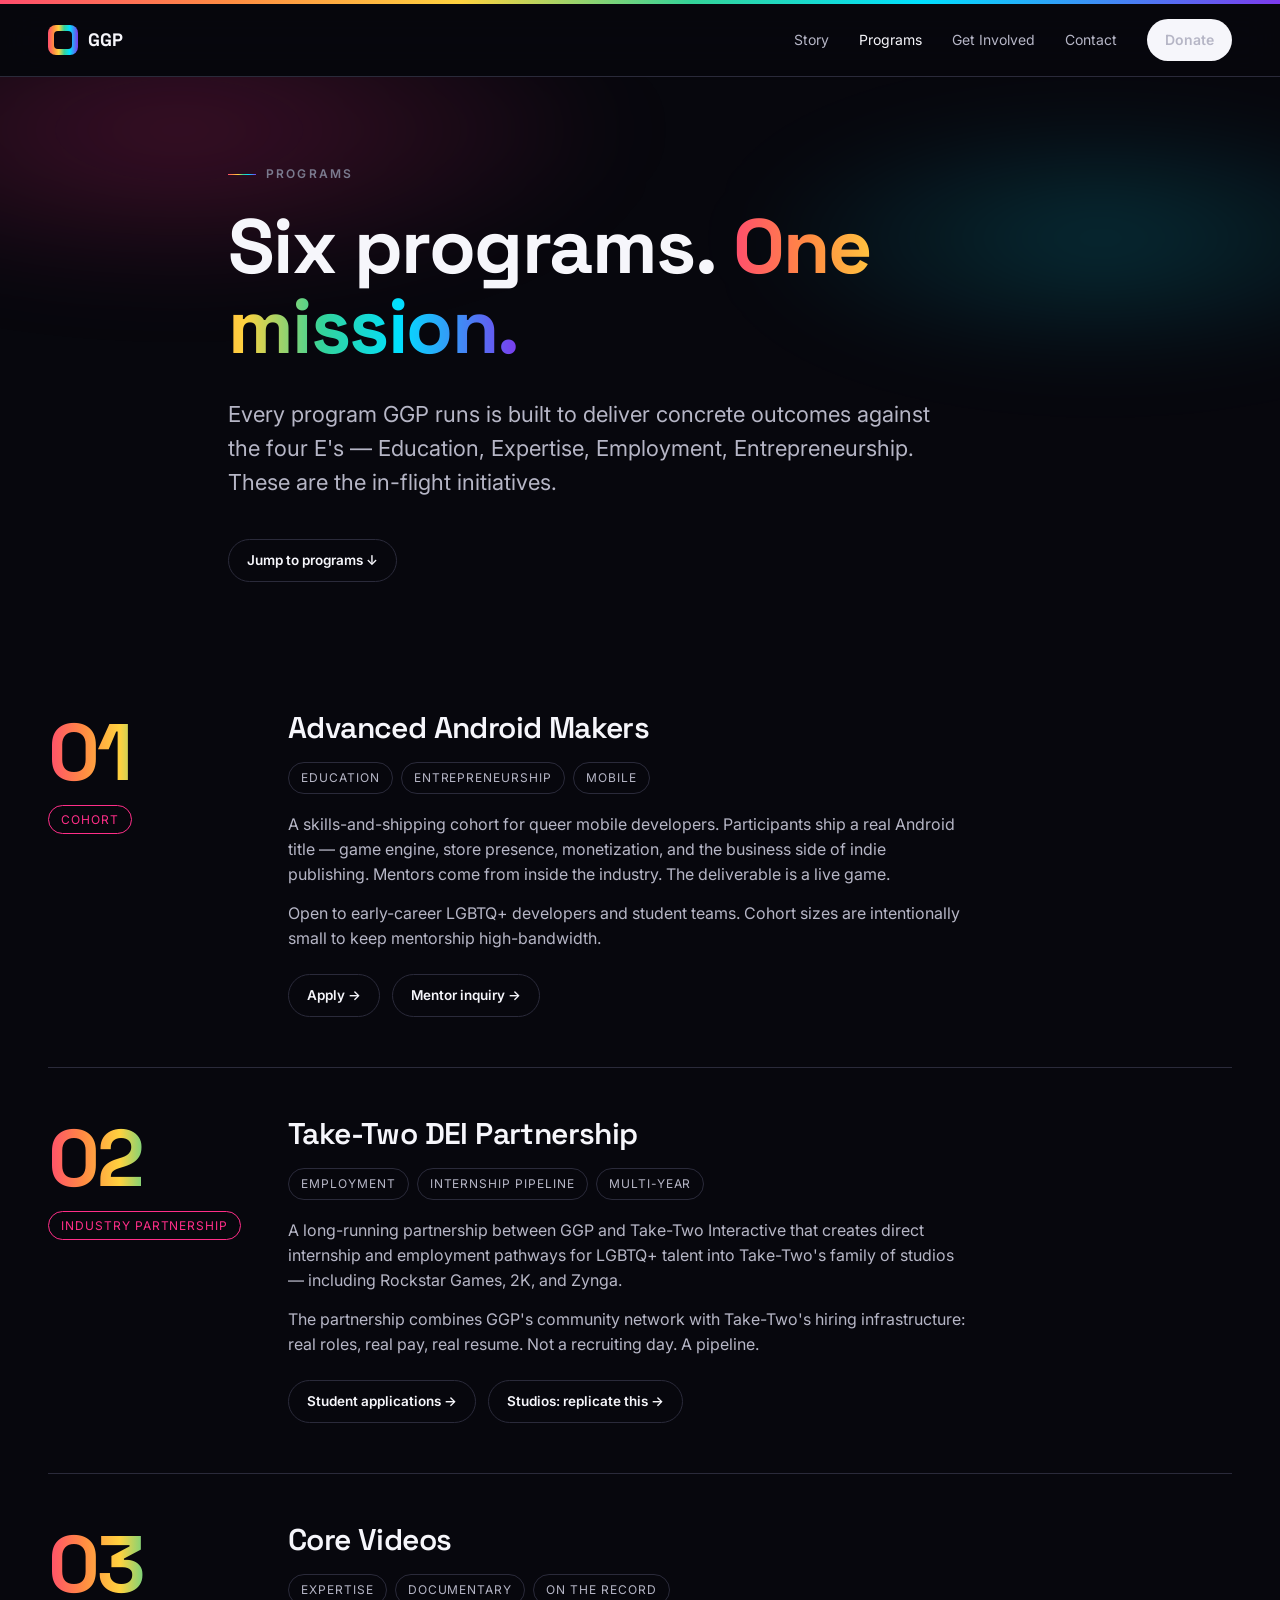
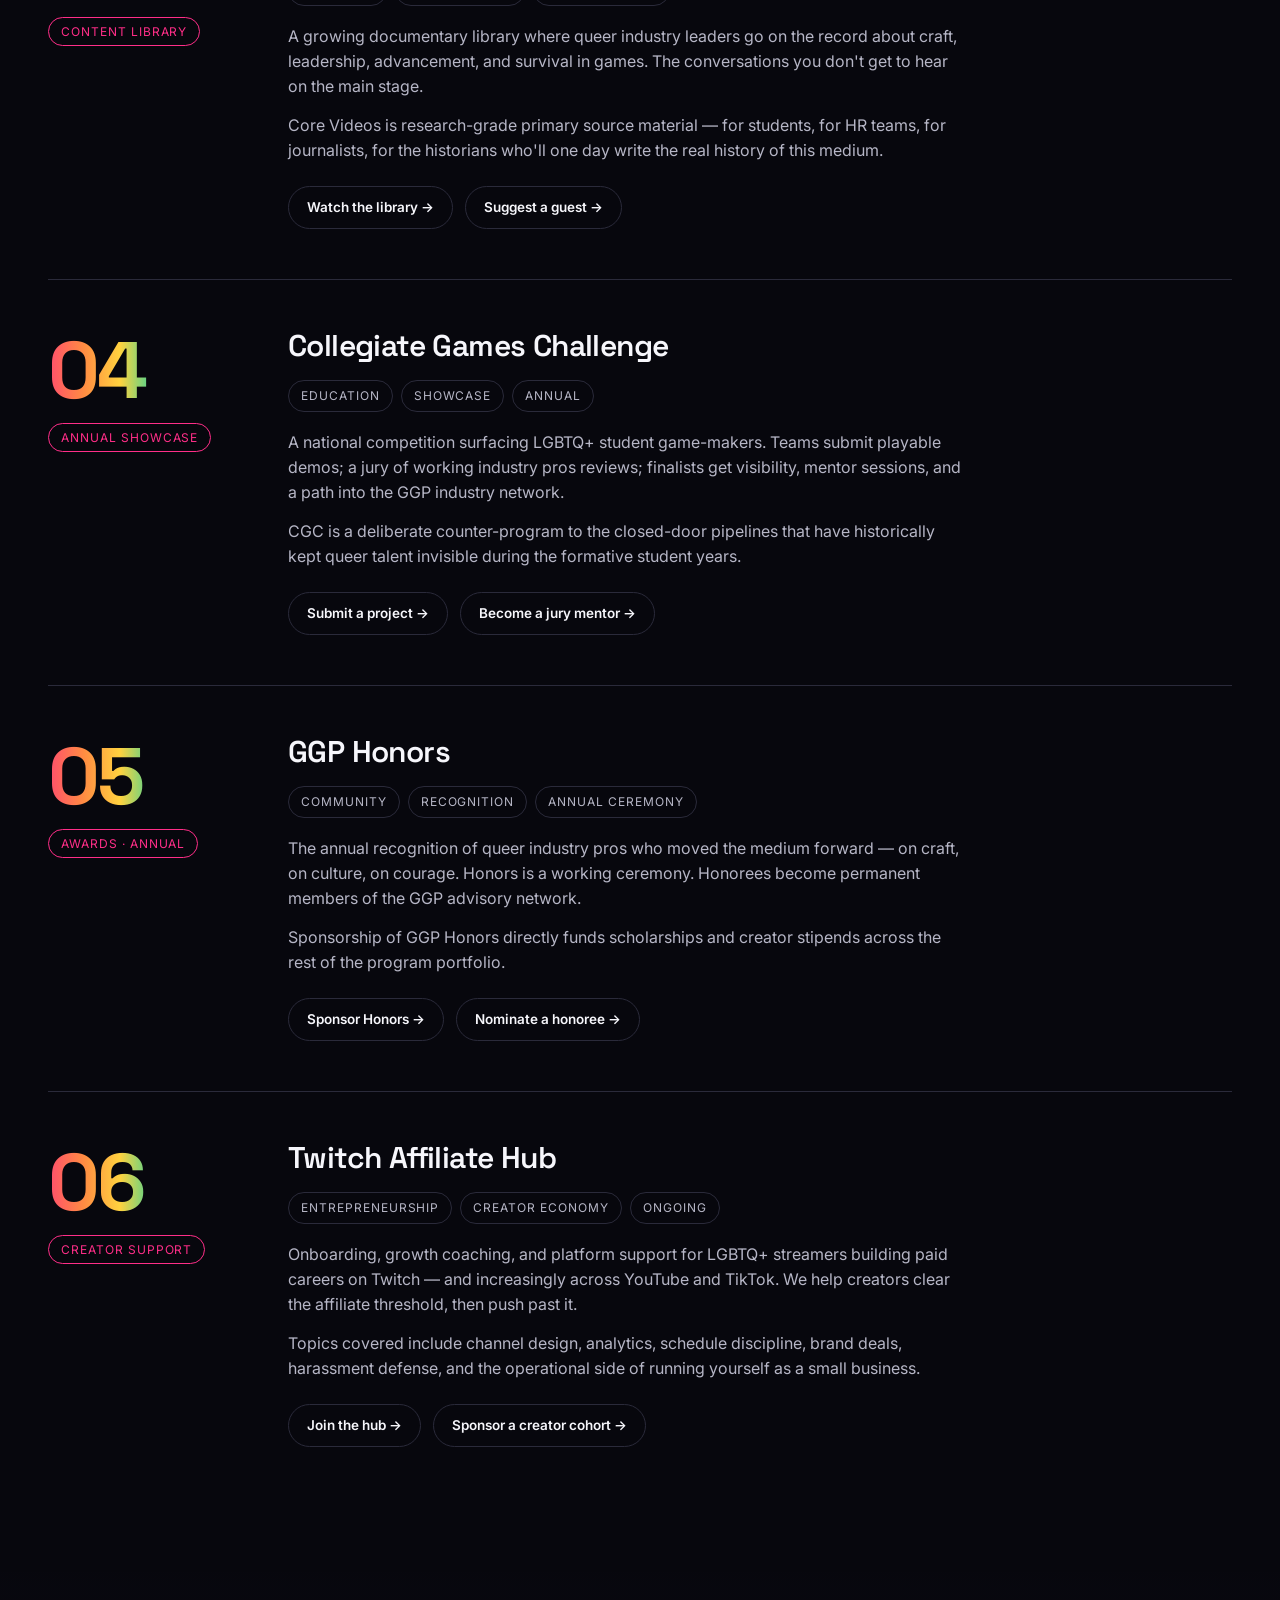
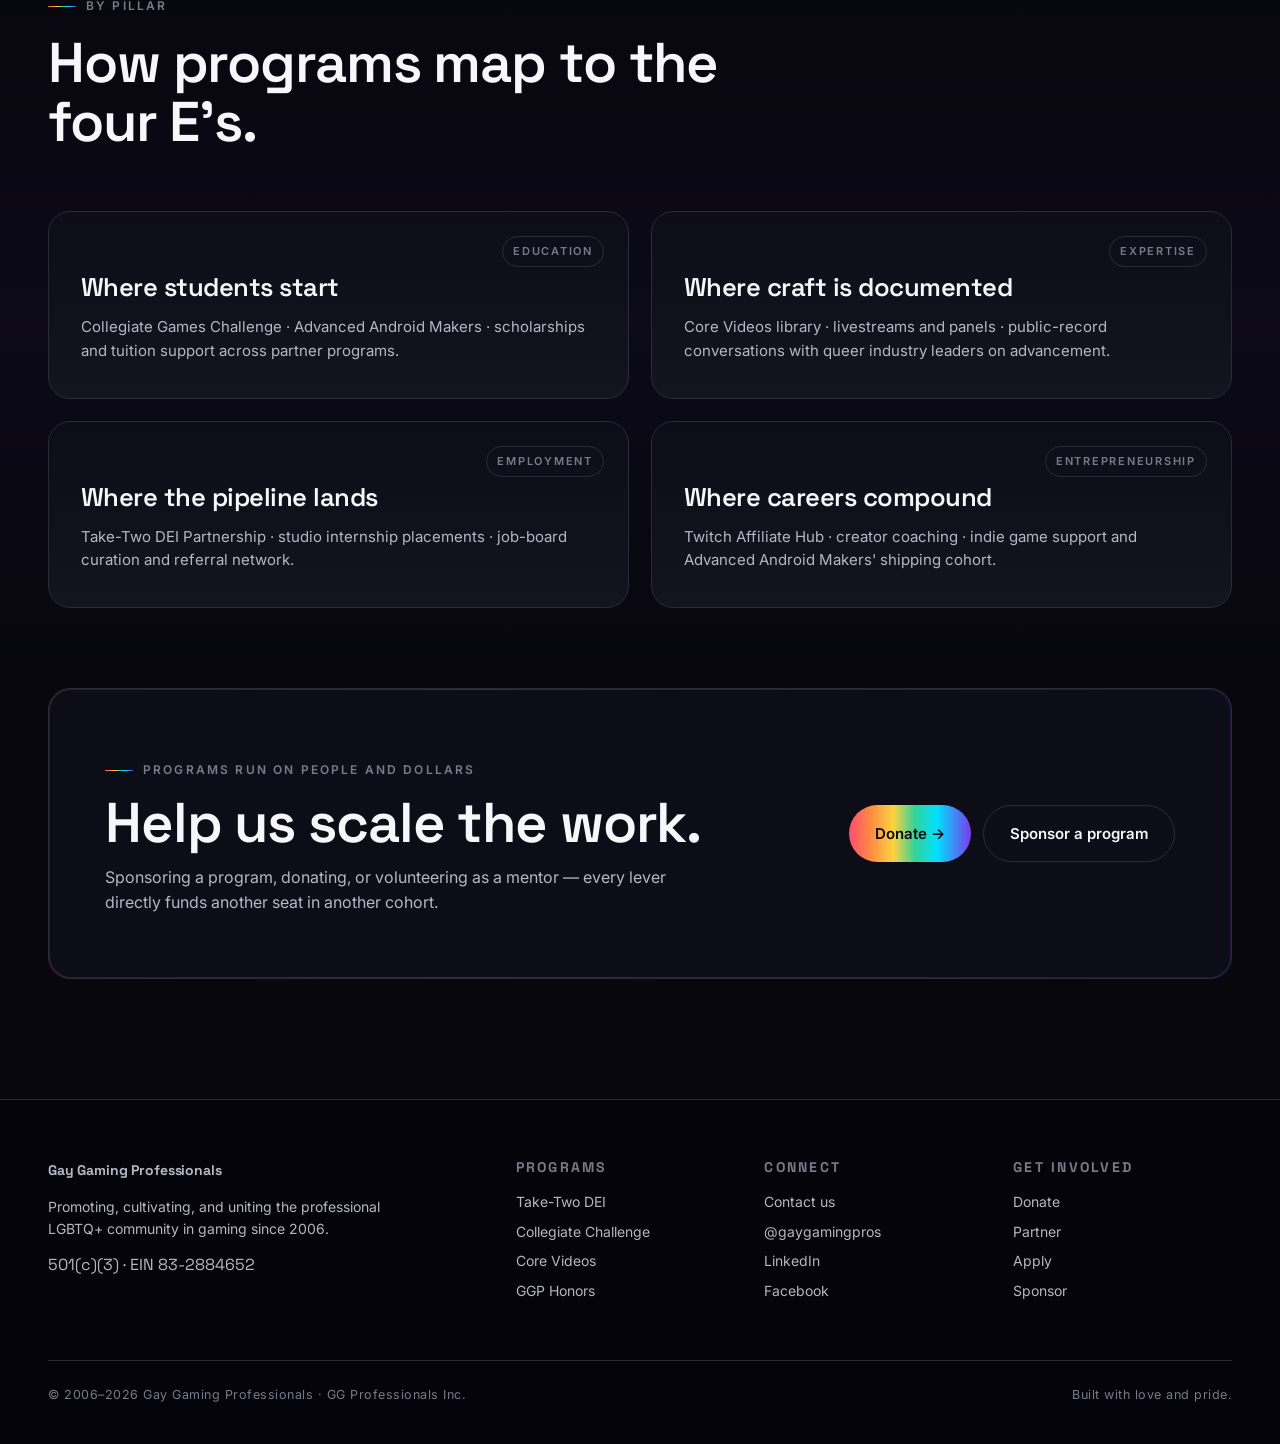
<file: programs.html>
<!doctype html>
<html lang="en">
<head>
<meta charset="utf-8" />
<meta name="viewport" content="width=device-width,initial-scale=1" />
<title>Programs · Gay Gaming Professionals</title>
<meta name="description" content="The full GGP program catalog — scholarships, internships, content, awards, and creator support for the LGBTQ+ games community." />
<link rel="preconnect" href="https://fonts.googleapis.com">
<link rel="preconnect" href="https://fonts.gstatic.com" crossorigin>
<link href="https://fonts.googleapis.com/css2?family=Space+Grotesk:wght@400;500;600;700&family=Inter:wght@400;500;600;700&display=swap" rel="stylesheet">
<link rel="stylesheet" href="style.css">
</head>
<body>
<div class="pridebar"></div>

<header class="nav">
  <div class="wrap nav-inner">
    <a href="index.html" class="logo"><span class="mark"></span> GGP</a>
    <nav class="nav-links">
      <a href="about.html">Story</a>
      <a href="programs.html" class="active">Programs</a>
      <a href="get-involved.html">Get Involved</a>
      <a href="contact.html">Contact</a>
      <a href="donate.html" class="nav-cta">Donate</a>
    </nav>
    <button class="nav-toggle" aria-label="Toggle menu" aria-expanded="false">
      <svg class="icon-open" viewBox="0 0 24 24"><path d="M4 6h16M4 12h16M4 18h16"/></svg>
      <svg class="icon-close" viewBox="0 0 24 24"><path d="M6 6l12 12M6 18L18 6"/></svg>
    </button>
  </div>
</header>

<main>
  <section class="subhero">
    <div class="wrap subhero-inner">
      <span class="eyebrow reveal">Programs</span>
      <h1 class="reveal" style="margin-top:22px">Six programs. <span class="grad">One mission.</span></h1>
      <p class="hero-sub reveal">Every program GGP runs is built to deliver concrete outcomes against the four E's — Education, Expertise, Employment, Entrepreneurship. These are the in-flight initiatives.</p>
      <div class="hero-ctas reveal">
        <a href="#advanced-android-makers" class="btn btn-ghost btn-sm">Jump to programs ↓</a>
      </div>
    </div>
  </section>

  <section style="padding-top:40px;padding-bottom:60px">
    <div class="wrap">

      <div id="advanced-android-makers" class="program-detail reveal">
        <div>
          <div class="num">01</div>
          <div style="margin-top:14px"><span class="pill active">Cohort</span></div>
        </div>
        <div>
          <h3>Advanced Android Makers</h3>
          <div class="meta-row">
            <span class="pill">Education</span>
            <span class="pill">Entrepreneurship</span>
            <span class="pill">Mobile</span>
          </div>
          <p>A skills-and-shipping cohort for queer mobile developers. Participants ship a real Android title — game engine, store presence, monetization, and the business side of indie publishing. Mentors come from inside the industry. The deliverable is a live game.</p>
          <p style="margin-top:14px">Open to early-career LGBTQ+ developers and student teams. Cohort sizes are intentionally small to keep mentorship high-bandwidth.</p>
          <div style="margin-top:24px;display:flex;gap:12px;flex-wrap:wrap">
            <a href="get-involved.html#apply" class="btn btn-ghost btn-sm">Apply →</a>
            <a href="contact.html" class="btn btn-ghost btn-sm">Mentor inquiry →</a>
          </div>
        </div>
      </div>

      <div id="take-two" class="program-detail reveal">
        <div>
          <div class="num">02</div>
          <div style="margin-top:14px"><span class="pill active">Industry partnership</span></div>
        </div>
        <div>
          <h3>Take-Two DEI Partnership</h3>
          <div class="meta-row">
            <span class="pill">Employment</span>
            <span class="pill">Internship pipeline</span>
            <span class="pill">Multi-year</span>
          </div>
          <p>A long-running partnership between GGP and Take-Two Interactive that creates direct internship and employment pathways for LGBTQ+ talent into Take-Two's family of studios — including Rockstar Games, 2K, and Zynga.</p>
          <p style="margin-top:14px">The partnership combines GGP's community network with Take-Two's hiring infrastructure: real roles, real pay, real resume. Not a recruiting day. A pipeline.</p>
          <div style="margin-top:24px;display:flex;gap:12px;flex-wrap:wrap">
            <a href="get-involved.html#apply" class="btn btn-ghost btn-sm">Student applications →</a>
            <a href="get-involved.html#partner" class="btn btn-ghost btn-sm">Studios: replicate this →</a>
          </div>
        </div>
      </div>

      <div id="core-videos" class="program-detail reveal">
        <div>
          <div class="num">03</div>
          <div style="margin-top:14px"><span class="pill active">Content library</span></div>
        </div>
        <div>
          <h3>Core Videos</h3>
          <div class="meta-row">
            <span class="pill">Expertise</span>
            <span class="pill">Documentary</span>
            <span class="pill">On the record</span>
          </div>
          <p>A growing documentary library where queer industry leaders go on the record about craft, leadership, advancement, and survival in games. The conversations you don't get to hear on the main stage.</p>
          <p style="margin-top:14px">Core Videos is research-grade primary source material — for students, for HR teams, for journalists, for the historians who'll one day write the real history of this medium.</p>
          <div style="margin-top:24px;display:flex;gap:12px;flex-wrap:wrap">
            <a href="contact.html" class="btn btn-ghost btn-sm">Watch the library →</a>
            <a href="contact.html" class="btn btn-ghost btn-sm">Suggest a guest →</a>
          </div>
        </div>
      </div>

      <div id="cgc" class="program-detail reveal">
        <div>
          <div class="num">04</div>
          <div style="margin-top:14px"><span class="pill active">Annual showcase</span></div>
        </div>
        <div>
          <h3>Collegiate Games Challenge</h3>
          <div class="meta-row">
            <span class="pill">Education</span>
            <span class="pill">Showcase</span>
            <span class="pill">Annual</span>
          </div>
          <p>A national competition surfacing LGBTQ+ student game-makers. Teams submit playable demos; a jury of working industry pros reviews; finalists get visibility, mentor sessions, and a path into the GGP industry network.</p>
          <p style="margin-top:14px">CGC is a deliberate counter-program to the closed-door pipelines that have historically kept queer talent invisible during the formative student years.</p>
          <div style="margin-top:24px;display:flex;gap:12px;flex-wrap:wrap">
            <a href="get-involved.html#apply" class="btn btn-ghost btn-sm">Submit a project →</a>
            <a href="contact.html" class="btn btn-ghost btn-sm">Become a jury mentor →</a>
          </div>
        </div>
      </div>

      <div id="honors" class="program-detail reveal">
        <div>
          <div class="num">05</div>
          <div style="margin-top:14px"><span class="pill active">Awards · annual</span></div>
        </div>
        <div>
          <h3>GGP Honors</h3>
          <div class="meta-row">
            <span class="pill">Community</span>
            <span class="pill">Recognition</span>
            <span class="pill">Annual ceremony</span>
          </div>
          <p>The annual recognition of queer industry pros who moved the medium forward — on craft, on culture, on courage. Honors is a working ceremony. Honorees become permanent members of the GGP advisory network.</p>
          <p style="margin-top:14px">Sponsorship of GGP Honors directly funds scholarships and creator stipends across the rest of the program portfolio.</p>
          <div style="margin-top:24px;display:flex;gap:12px;flex-wrap:wrap">
            <a href="get-involved.html#sponsor" class="btn btn-ghost btn-sm">Sponsor Honors →</a>
            <a href="contact.html" class="btn btn-ghost btn-sm">Nominate a honoree →</a>
          </div>
        </div>
      </div>

      <div id="twitch-hub" class="program-detail reveal">
        <div>
          <div class="num">06</div>
          <div style="margin-top:14px"><span class="pill active">Creator support</span></div>
        </div>
        <div>
          <h3>Twitch Affiliate Hub</h3>
          <div class="meta-row">
            <span class="pill">Entrepreneurship</span>
            <span class="pill">Creator economy</span>
            <span class="pill">Ongoing</span>
          </div>
          <p>Onboarding, growth coaching, and platform support for LGBTQ+ streamers building paid careers on Twitch — and increasingly across YouTube and TikTok. We help creators clear the affiliate threshold, then push past it.</p>
          <p style="margin-top:14px">Topics covered include channel design, analytics, schedule discipline, brand deals, harassment defense, and the operational side of running yourself as a small business.</p>
          <div style="margin-top:24px;display:flex;gap:12px;flex-wrap:wrap">
            <a href="get-involved.html#apply" class="btn btn-ghost btn-sm">Join the hub →</a>
            <a href="get-involved.html#sponsor" class="btn btn-ghost btn-sm">Sponsor a creator cohort →</a>
          </div>
        </div>
      </div>

    </div>
  </section>

  <section id="education" style="padding-top:40px;padding-bottom:80px;background:linear-gradient(180deg,transparent,rgba(124,58,237,.05),transparent)">
    <div class="wrap">
      <div class="section-head">
        <span class="eyebrow reveal">By pillar</span>
        <h2 class="reveal">How programs map to the four E's.</h2>
      </div>
      <div class="pillars">
        <div id="education" class="pillar reveal">
          <span class="tag">Education</span>
          <h3 style="margin-top:24px">Where students start</h3>
          <p style="margin-top:14px">Collegiate Games Challenge · Advanced Android Makers · scholarships and tuition support across partner programs.</p>
        </div>
        <div id="expertise" class="pillar reveal">
          <span class="tag">Expertise</span>
          <h3 style="margin-top:24px">Where craft is documented</h3>
          <p style="margin-top:14px">Core Videos library · livestreams and panels · public-record conversations with queer industry leaders on advancement.</p>
        </div>
        <div id="employment" class="pillar reveal">
          <span class="tag">Employment</span>
          <h3 style="margin-top:24px">Where the pipeline lands</h3>
          <p style="margin-top:14px">Take-Two DEI Partnership · studio internship placements · job-board curation and referral network.</p>
        </div>
        <div id="entrepreneurship" class="pillar reveal">
          <span class="tag">Entrepreneurship</span>
          <h3 style="margin-top:24px">Where careers compound</h3>
          <p style="margin-top:14px">Twitch Affiliate Hub · creator coaching · indie game support and Advanced Android Makers' shipping cohort.</p>
        </div>
      </div>
    </div>
  </section>

  <section style="padding-top:0">
    <div class="wrap">
      <div class="cta-banner reveal">
        <div class="cta-inner">
          <div>
            <span class="eyebrow" style="margin-bottom:14px;display:inline-flex">Programs run on people and dollars</span>
            <h2>Help us scale the work.</h2>
            <p>Sponsoring a program, donating, or volunteering as a mentor — every lever directly funds another seat in another cohort.</p>
          </div>
          <div class="cta-actions">
            <a href="donate.html" class="btn btn-pride">Donate →</a>
            <a href="get-involved.html#sponsor" class="btn btn-ghost">Sponsor a program</a>
          </div>
        </div>
      </div>
    </div>
  </section>
</main>

<footer>
  <div class="wrap">
    <div class="foot">
      <div>
        <a href="index.html" class="logo" style="margin-bottom:14px"><span class="mark"></span> Gay Gaming Professionals</a>
        <p style="color:var(--text-dim);font-size:14px;max-width:340px;margin-top:14px">Promoting, cultivating, and uniting the professional LGBTQ+ community in gaming since 2006.</p>
        <p class="ein" style="margin-top:14px">501(c)(3) · EIN 83-2884652</p>
      </div>
      <div>
        <h4>Programs</h4>
        <a href="programs.html#take-two">Take-Two DEI</a>
        <a href="programs.html#cgc">Collegiate Challenge</a>
        <a href="programs.html#core-videos">Core Videos</a>
        <a href="programs.html#honors">GGP Honors</a>
      </div>
      <div>
        <h4>Connect</h4>
        <a href="contact.html">Contact us</a>
        <a href="https://twitter.com/gaygamingpros" target="_blank" rel="noopener">@gaygamingpros</a>
        <a href="https://www.linkedin.com/company/gay-gaming-professionals" target="_blank" rel="noopener">LinkedIn</a>
        <a href="https://facebook.com/gaygamingpros" target="_blank" rel="noopener">Facebook</a>
      </div>
      <div>
        <h4>Get involved</h4>
        <a href="donate.html">Donate</a>
        <a href="get-involved.html#partner">Partner</a>
        <a href="get-involved.html#apply">Apply</a>
        <a href="get-involved.html#sponsor">Sponsor</a>
      </div>
    </div>
    <div class="foot-bottom">
      <span>© 2006–2026 Gay Gaming Professionals · GG Professionals Inc.</span>
      <span>Built with love and pride.</span>
    </div>
  </div>
</footer>
<script src="site.js"></script>
</body>
</html>
</file>
<file: style.css>
:root{
  --ink: #07070d;
  --ink-2: #0d0d18;
  --ink-3: #14141f;
  --line: #2a2a3a;
  --text: #f6f6fb;
  --text-dim: #b6b6c6;
  --text-faint: #7a7a8e;
  --accent: #ff2e88;
  --accent-2: #00e0ff;
  --accent-3: #ffd23f;
  --accent-4: #7c3aed;
  --accent-5: #34d399;
  --pride: linear-gradient(90deg,#ff4d6d 0%,#ff8c42 18%,#ffd23f 36%,#34d399 54%,#00e0ff 72%,#7c3aed 100%);
  --pride-soft: linear-gradient(120deg,rgba(255,77,109,.18),rgba(255,140,66,.12),rgba(255,210,63,.10),rgba(52,211,153,.10),rgba(0,224,255,.14),rgba(124,58,237,.20));
  --radius: 14px;
  --radius-lg: 22px;
  --shadow: 0 20px 80px -20px rgba(0,0,0,.6);
}
*{box-sizing:border-box}
html,body{margin:0;padding:0;background:var(--ink);color:var(--text);font-family:'Inter',system-ui,-apple-system,sans-serif;line-height:1.55;-webkit-font-smoothing:antialiased}
::selection{background:var(--accent);color:#000}
a{color:inherit;text-decoration:none}
img{max-width:100%;display:block}
h1,h2,h3,h4{font-family:'Space Grotesk',sans-serif;letter-spacing:-0.02em;line-height:1.05;margin:0}
h1{font-size:clamp(44px,8vw,108px);font-weight:700}
h2{font-size:clamp(32px,4.5vw,56px);font-weight:600}
h3{font-size:clamp(20px,2vw,26px);font-weight:600}
p{margin:0 0 .8em}

.wrap{max-width:1240px;margin:0 auto;padding:0 28px}
section{padding:120px 0;position:relative}
@media (max-width:720px){section{padding:80px 0}}
.eyebrow{text-transform:uppercase;letter-spacing:.18em;font-size:12px;font-weight:600;color:var(--text-faint);display:inline-flex;align-items:center;gap:10px}
.eyebrow::before{content:"";width:28px;height:1px;background:var(--pride);display:inline-block}

/* nav */
.nav{position:sticky;top:0;z-index:50;backdrop-filter:saturate(140%) blur(18px);background:rgba(7,7,13,.65);border-bottom:1px solid var(--line)}
.nav-inner{display:flex;align-items:center;justify-content:space-between;height:72px}
.logo{display:flex;align-items:center;gap:10px;font-family:'Space Grotesk';font-weight:700;font-size:18px;letter-spacing:-.01em}
.logo .mark{width:30px;height:30px;border-radius:8px;background:var(--pride);position:relative;overflow:hidden}
.logo .mark::after{content:"";position:absolute;inset:6px;border-radius:4px;background:var(--ink)}
.nav-links{display:flex;gap:30px;align-items:center}
.nav-links a{font-size:14px;color:var(--text-dim);transition:color .2s}
.nav-links a:hover, .nav-links a.active{color:var(--text)}
.nav-cta{padding:10px 18px;border-radius:999px;background:var(--text);color:var(--ink);font-weight:600;font-size:14px;transition:transform .2s}
.nav-cta:hover{transform:translateY(-1px)}

/* mobile nav toggle */
.nav-toggle{display:none;background:transparent;border:1px solid var(--line);color:var(--text);width:44px;height:44px;border-radius:10px;cursor:pointer;align-items:center;justify-content:center;padding:0;margin-left:12px}
.nav-toggle svg{width:22px;height:22px;stroke:currentColor;stroke-width:2;fill:none;stroke-linecap:round}
.nav-toggle .icon-close{display:none}
@media (max-width:780px){
  .nav-toggle{display:inline-flex}
  .nav-links{
    position:absolute;top:72px;left:-28px;right:-28px;
    background:rgba(7,7,13,.96);backdrop-filter:saturate(140%) blur(18px);
    border-bottom:1px solid var(--line);
    flex-direction:column;align-items:stretch;gap:0;padding:10px 28px 22px;
    transform:translateY(-12px);opacity:0;pointer-events:none;
    transition:transform .25s ease,opacity .25s ease;
  }
  .nav-links a:not(.nav-cta){display:block;padding:16px 0;font-size:16px;color:var(--text);border-bottom:1px solid var(--line)}
  .nav-links .nav-cta{margin-top:16px;align-self:flex-start}
  .nav.open .nav-links{transform:translateY(0);opacity:1;pointer-events:auto}
  .nav.open .nav-toggle .icon-open{display:none}
  .nav.open .nav-toggle .icon-close{display:block}
}

/* hero */
.hero{padding-top:88px;padding-bottom:60px;position:relative;overflow:hidden}
.hero::before{
  content:"";position:absolute;inset:-20% -10% auto -10%;height:90vh;
  background: radial-gradient(60% 60% at 30% 30%,rgba(255,46,136,.32),transparent 60%),
              radial-gradient(50% 50% at 80% 40%,rgba(0,224,255,.22),transparent 60%),
              radial-gradient(60% 60% at 50% 80%,rgba(124,58,237,.28),transparent 60%);
  filter:blur(40px);opacity:.95;z-index:0;animation:drift 22s ease-in-out infinite alternate;
}
@keyframes drift{from{transform:translate3d(-3%,-2%,0)} to{transform:translate3d(3%,2%,0)}}
.hero-inner{position:relative;z-index:1;max-width:1080px}
.hero h1 span.grad, .grad{background:var(--pride);-webkit-background-clip:text;background-clip:text;color:transparent}
.hero-sub{font-size:clamp(17px,1.8vw,22px);color:var(--text-dim);max-width:720px;margin-top:30px}
.hero-ctas{display:flex;gap:14px;margin-top:40px;flex-wrap:wrap}

/* compact hero (for inner pages) */
.subhero{padding:80px 0 40px;position:relative;overflow:hidden}
.subhero::before{
  content:"";position:absolute;inset:-20% -10% auto -10%;height:60vh;
  background: radial-gradient(50% 50% at 20% 30%,rgba(255,46,136,.22),transparent 60%),
              radial-gradient(40% 40% at 80% 50%,rgba(0,224,255,.18),transparent 60%);
  filter:blur(40px);z-index:0;
}
.subhero-inner{position:relative;z-index:1;max-width:880px}
.subhero h1{font-size:clamp(40px,6vw,84px)}

.btn{display:inline-flex;align-items:center;gap:10px;padding:16px 26px;border-radius:999px;font-weight:600;font-size:15px;transition:transform .2s,box-shadow .2s,background .2s;cursor:pointer;border:none;font-family:inherit}
.btn-primary{background:var(--text);color:var(--ink)}
.btn-primary:hover{transform:translateY(-2px);box-shadow:0 14px 30px -10px rgba(255,255,255,.25)}
.btn-ghost{background:transparent;color:var(--text);border:1px solid var(--line)}
.btn-ghost:hover{border-color:var(--text);transform:translateY(-2px)}
.btn-pride{background:var(--pride);color:#0a0a0f}
.btn-pride:hover{transform:translateY(-2px);box-shadow:0 18px 40px -12px rgba(255,46,136,.45)}
.btn-sm{padding:10px 18px;font-size:13.5px}

/* stats */
.stats{border-top:1px solid var(--line);border-bottom:1px solid var(--line);background:linear-gradient(180deg,transparent,rgba(255,255,255,.02));padding:50px 0}
.stats-grid{display:grid;grid-template-columns:repeat(4,1fr);gap:20px}
@media (max-width:780px){.stats-grid{grid-template-columns:repeat(2,1fr)}}
.stat{padding:14px 4px}
.stat .num{font-family:'Space Grotesk';font-size:clamp(36px,4.5vw,56px);font-weight:700;letter-spacing:-.03em;background:var(--pride);-webkit-background-clip:text;background-clip:text;color:transparent}
.stat .lbl{color:var(--text-dim);font-size:13px;text-transform:uppercase;letter-spacing:.1em;margin-top:4px}

/* sections */
.section-head{display:flex;flex-direction:column;gap:18px;max-width:780px;margin-bottom:60px}
.pillars{display:grid;grid-template-columns:repeat(2,1fr);gap:22px}
@media (max-width:880px){.pillars{grid-template-columns:1fr}}
.pillar{position:relative;padding:38px 32px 36px;border-radius:var(--radius-lg);background:linear-gradient(180deg,var(--ink-2),var(--ink-3));border:1px solid var(--line);overflow:hidden;transition:transform .35s,border-color .35s}
.pillar::before{content:"";position:absolute;inset:0;background:var(--pride-soft);opacity:0;transition:opacity .4s;pointer-events:none}
.pillar:hover{transform:translateY(-4px);border-color:transparent}
.pillar:hover::before{opacity:1}
.pillar .icon{width:54px;height:54px;border-radius:14px;display:grid;place-items:center;background:var(--ink);position:relative;margin-bottom:24px;border:1px solid var(--line)}
.pillar .icon svg{width:26px;height:26px;stroke-width:1.6;color:var(--text)}
.pillar h3{margin-bottom:10px}
.pillar p{color:var(--text-dim);margin:0;font-size:15px}
.pillar .tag{position:absolute;top:24px;right:24px;font-size:11px;font-weight:600;letter-spacing:.16em;text-transform:uppercase;padding:6px 10px;border-radius:999px;border:1px solid var(--line);color:var(--text-faint)}

/* programs */
.programs{background:linear-gradient(180deg,transparent,rgba(124,58,237,.05),transparent)}
.program-grid{display:grid;grid-template-columns:repeat(3,1fr);gap:22px}
@media (max-width:980px){.program-grid{grid-template-columns:repeat(2,1fr)}}
@media (max-width:680px){.program-grid{grid-template-columns:1fr}}
.card{padding:30px;border-radius:var(--radius);background:var(--ink-2);border:1px solid var(--line);transition:transform .3s,border-color .3s;display:block}
.card:hover{transform:translateY(-3px);border-color:var(--accent)}
.card .name{font-family:'Space Grotesk';font-weight:600;font-size:20px;margin-bottom:8px;letter-spacing:-.01em}
.card .desc{color:var(--text-dim);font-size:14.5px;margin-bottom:16px}
.card .meta{font-size:12px;color:var(--text-faint);text-transform:uppercase;letter-spacing:.1em}

/* program detail */
.program-detail{display:grid;grid-template-columns:200px 1fr;gap:40px;padding:50px 0;border-bottom:1px solid var(--line)}
@media (max-width:780px){.program-detail{grid-template-columns:1fr;gap:18px}}
.program-detail:last-child{border-bottom:none}
.program-detail .num{font-family:'Space Grotesk';font-size:80px;font-weight:700;line-height:1;letter-spacing:-.04em;background:var(--pride);-webkit-background-clip:text;background-clip:text;color:transparent}
.program-detail h3{font-size:30px;margin-bottom:14px}
.program-detail p{color:var(--text-dim);font-size:16px;max-width:680px}
.program-detail .meta-row{display:flex;flex-wrap:wrap;gap:8px;margin:18px 0}
.program-detail .pill{font-size:12px;padding:6px 12px;border-radius:999px;border:1px solid var(--line);color:var(--text-dim);text-transform:uppercase;letter-spacing:.08em}
.program-detail .pill.active{border-color:var(--accent);color:var(--accent)}

/* founder */
.founder{display:grid;grid-template-columns:1.1fr .9fr;gap:60px;align-items:center}
@media (max-width:880px){.founder{grid-template-columns:1fr}}
.founder-card{padding:48px;border-radius:var(--radius-lg);background:linear-gradient(140deg,rgba(255,46,136,.18),rgba(124,58,237,.18) 60%,rgba(0,224,255,.14));border:1px solid var(--line);position:relative;overflow:hidden}
.founder-card::after{content:"";position:absolute;inset:0;background:radial-gradient(50% 50% at 80% 20%,rgba(255,255,255,.08),transparent 60%);pointer-events:none}
.pull{font-family:'Space Grotesk';font-weight:600;font-size:clamp(22px,2.4vw,32px);line-height:1.2;letter-spacing:-.02em;margin-bottom:20px}
.founder-meta{font-size:13px;color:var(--text-dim);text-transform:uppercase;letter-spacing:.16em}

/* CTA banner */
.cta-banner{position:relative;border-radius:var(--radius-lg);padding:64px 56px;border:1px solid var(--line);overflow:hidden;background:var(--ink-2)}
.cta-banner::before{content:"";position:absolute;inset:0;background:var(--pride);opacity:.18}
.cta-banner::after{content:"";position:absolute;inset:1px;background:var(--ink-2);border-radius:calc(var(--radius-lg) - 1px)}
.cta-inner{position:relative;z-index:2;display:grid;grid-template-columns:1.4fr 1fr;gap:30px;align-items:center}
@media (max-width:880px){.cta-inner{grid-template-columns:1fr}}
.cta-banner h2{margin-bottom:12px}
.cta-banner p{color:var(--text-dim);margin:0}
.cta-actions{display:flex;gap:12px;flex-wrap:wrap;justify-content:flex-end}
@media (max-width:880px){.cta-actions{justify-content:flex-start}}

/* involve cards */
.involve-grid{display:grid;grid-template-columns:repeat(4,1fr);gap:18px}
@media (max-width:980px){.involve-grid{grid-template-columns:repeat(2,1fr)}}
@media (max-width:560px){.involve-grid{grid-template-columns:1fr}}
.involve{padding:32px 24px;border-radius:var(--radius);border:1px solid var(--line);background:var(--ink-2);transition:transform .25s,border-color .25s,background .25s;display:block}
.involve:hover{transform:translateY(-3px);border-color:var(--accent-2);background:linear-gradient(180deg,var(--ink-2),var(--ink-3))}
.involve .lbl{font-size:12px;text-transform:uppercase;letter-spacing:.14em;color:var(--text-faint);margin-bottom:14px}
.involve .name{font-family:'Space Grotesk';font-weight:600;font-size:22px;margin-bottom:8px}
.involve .desc{color:var(--text-dim);font-size:14px;margin-bottom:20px}
.involve .arrow{display:inline-flex;align-items:center;gap:8px;font-size:13px;font-weight:600;color:var(--accent-2)}

/* donation amounts */
.donate-grid{display:grid;grid-template-columns:repeat(4,1fr);gap:14px;margin:24px 0 32px}
@media (max-width:680px){.donate-grid{grid-template-columns:repeat(2,1fr)}}
.donate-tile{padding:24px 16px;border-radius:var(--radius);border:1px solid var(--line);background:var(--ink-2);text-align:center;transition:all .2s;cursor:pointer}
.donate-tile:hover, .donate-tile.selected{border-color:var(--accent);background:linear-gradient(180deg,rgba(255,46,136,.12),rgba(255,46,136,.04))}
.donate-tile .amt{font-family:'Space Grotesk';font-size:32px;font-weight:700;letter-spacing:-.02em}
.donate-tile .impact{color:var(--text-faint);font-size:12px;margin-top:6px;line-height:1.4}

/* form */
.form-row{display:flex;flex-direction:column;gap:8px;margin-bottom:18px}
.form-row label{font-size:12px;text-transform:uppercase;letter-spacing:.14em;color:var(--text-faint);font-weight:600}
.form-row input, .form-row select, .form-row textarea{
  background:var(--ink-3);border:1px solid var(--line);color:var(--text);
  padding:14px 16px;border-radius:10px;font-size:15px;font-family:inherit;outline:none;transition:border-color .2s
}
.form-row input:focus, .form-row select:focus, .form-row textarea:focus{border-color:var(--accent-2)}
.form-row textarea{min-height:120px;resize:vertical}
.form-grid{display:grid;grid-template-columns:1fr 1fr;gap:16px}
@media (max-width:600px){.form-grid{grid-template-columns:1fr}}

/* two-col */
.two-col{display:grid;grid-template-columns:1.3fr 1fr;gap:60px;align-items:start}
@media (max-width:880px){.two-col{grid-template-columns:1fr;gap:40px}}

/* faq */
.faq{margin:30px 0}
.faq details{border-bottom:1px solid var(--line);padding:22px 0}
.faq summary{cursor:pointer;font-family:'Space Grotesk';font-size:18px;font-weight:600;list-style:none;display:flex;justify-content:space-between;align-items:center}
.faq summary::-webkit-details-marker{display:none}
.faq summary::after{content:"+";font-size:24px;color:var(--text-faint);transition:transform .2s}
.faq details[open] summary::after{transform:rotate(45deg);color:var(--accent)}
.faq details p{color:var(--text-dim);margin-top:12px;font-size:15.5px}

/* timeline */
.timeline{margin:30px 0;border-left:2px solid var(--line);padding-left:30px;position:relative}
.timeline-item{margin-bottom:36px;position:relative}
.timeline-item::before{content:"";position:absolute;left:-37px;top:8px;width:12px;height:12px;border-radius:50%;background:var(--pride);box-shadow:0 0 0 4px var(--ink)}
.timeline-item .yr{font-family:'Space Grotesk';font-size:14px;font-weight:600;color:var(--accent-2);text-transform:uppercase;letter-spacing:.14em;margin-bottom:6px}
.timeline-item h4{font-size:20px;font-family:'Space Grotesk';font-weight:600;margin-bottom:6px}
.timeline-item p{color:var(--text-dim);font-size:15px;max-width:640px}

/* contact */
.contact-grid{display:grid;grid-template-columns:repeat(3,1fr);gap:20px;margin-top:40px}
@media (max-width:780px){.contact-grid{grid-template-columns:1fr}}
.contact-card{padding:30px;border-radius:var(--radius);border:1px solid var(--line);background:var(--ink-2)}
.contact-card .lbl{font-size:12px;text-transform:uppercase;letter-spacing:.14em;color:var(--text-faint);margin-bottom:10px}
.contact-card .val{font-family:'Space Grotesk';font-size:18px;color:var(--text);font-weight:600}
.contact-card a:hover{color:var(--accent-2)}

/* footer */
footer{border-top:1px solid var(--line);background:#04040a;padding:60px 0 40px}
.foot{display:grid;grid-template-columns:2fr 1fr 1fr 1fr;gap:30px}
@media (max-width:780px){.foot{grid-template-columns:1fr 1fr}}
.foot h4{font-family:'Space Grotesk';font-size:14px;text-transform:uppercase;letter-spacing:.16em;color:var(--text-faint);margin-bottom:16px}
.foot a{color:var(--text-dim);font-size:14px;display:block;margin-bottom:8px}
.foot a:hover{color:var(--text)}
.foot-bottom{margin-top:50px;padding-top:24px;border-top:1px solid var(--line);display:flex;justify-content:space-between;flex-wrap:wrap;gap:14px;color:var(--text-faint);font-size:12.5px;letter-spacing:.04em}
.ein{font-family:'Space Grotesk';color:var(--text-dim)}

/* reveal */
.reveal{opacity:0;transform:translateY(16px);transition:opacity .7s ease,transform .7s ease}
.reveal.in{opacity:1;transform:none}
.pridebar{height:4px;background:var(--pride);width:100%}
</file>
